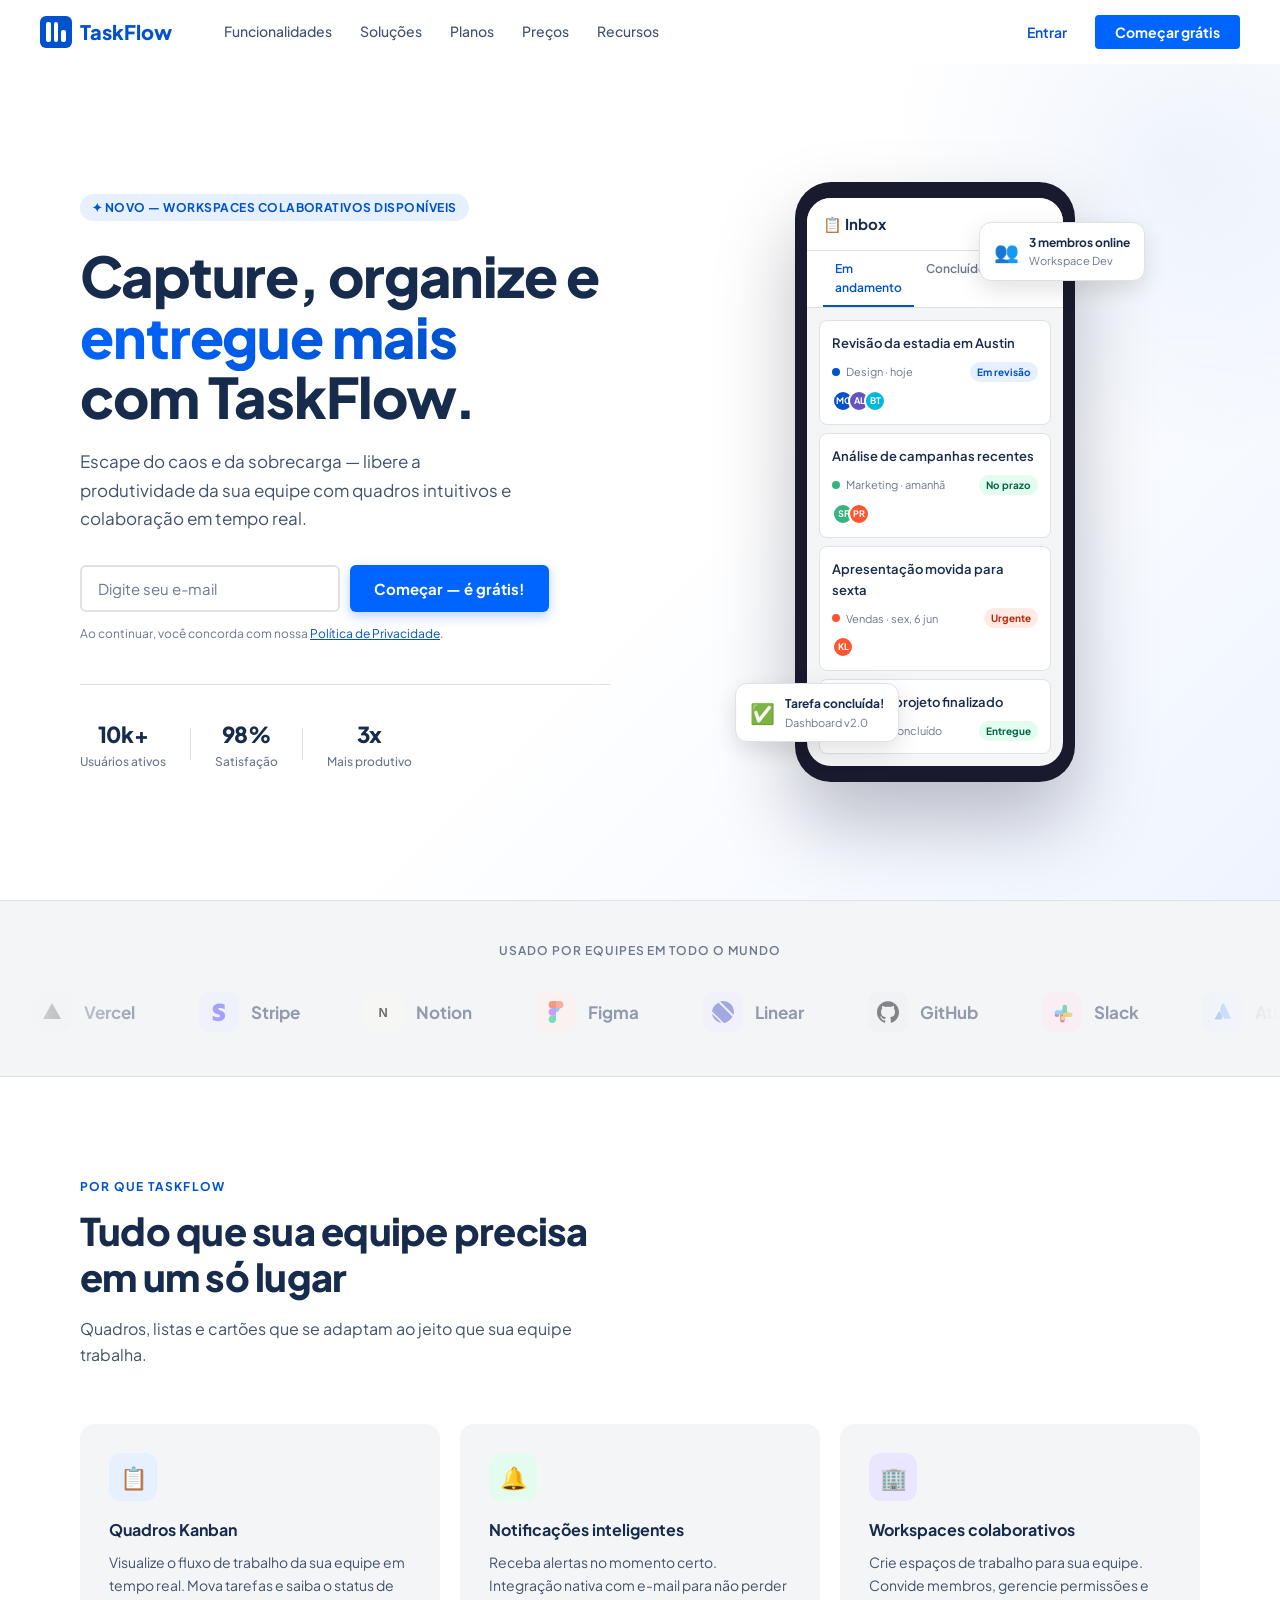
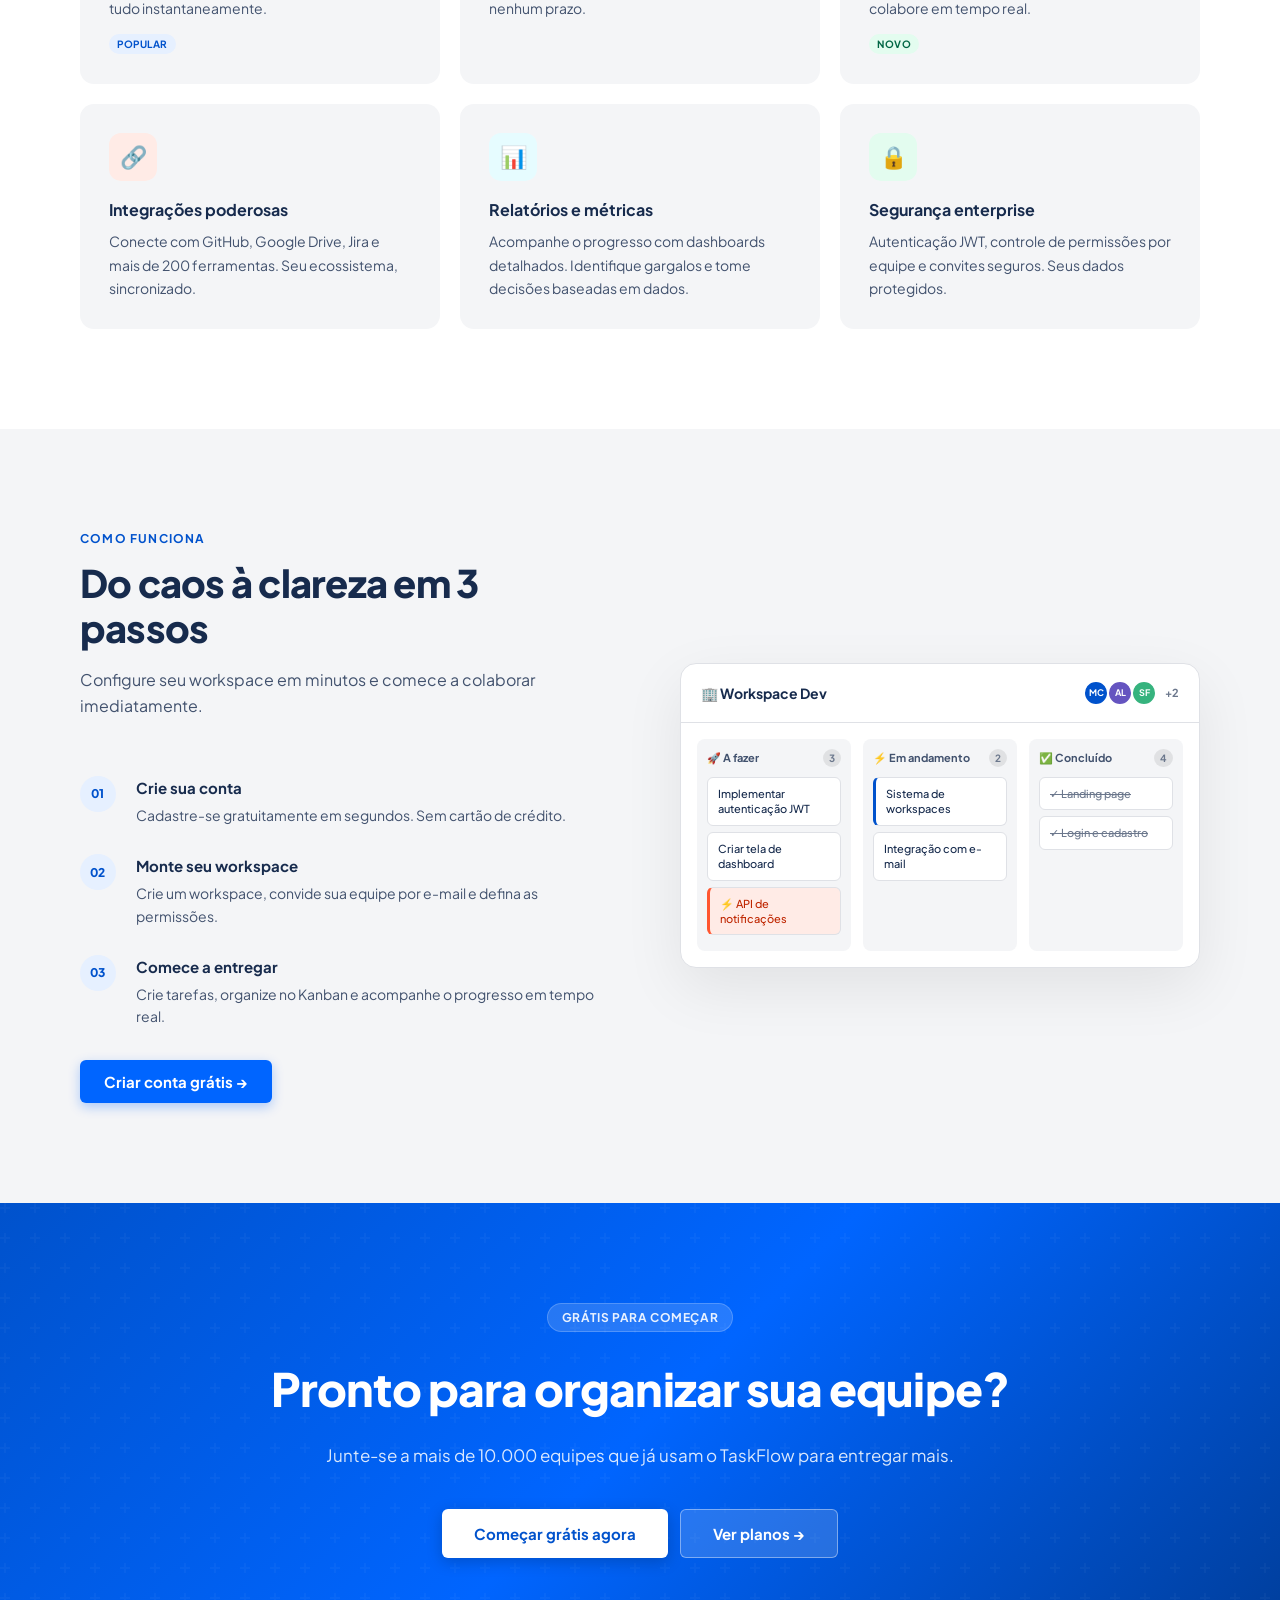
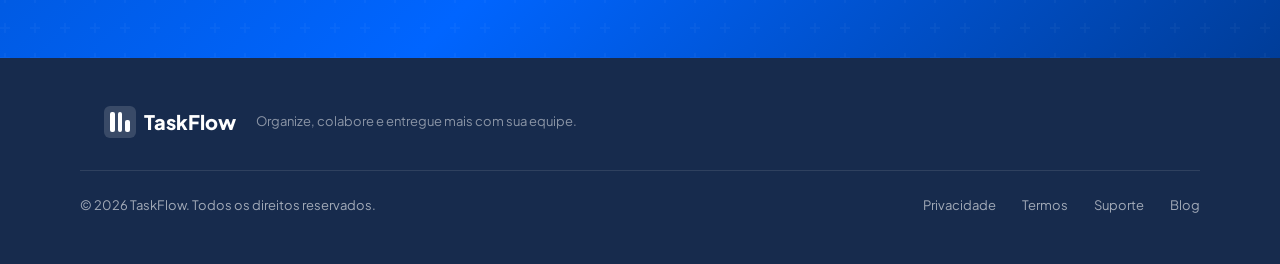
<file: frontend/index.html>
<!DOCTYPE html>
<html lang="pt-BR">

<head>
  <meta charset="UTF-8">
  <meta name="viewport" content="width=device-width, initial-scale=1.0">
  <title>TaskFlow</title>
  <link href="https://fonts.googleapis.com/css2?family=Plus+Jakarta+Sans:wght@400;500;600;700;800&display=swap"
    rel="stylesheet">
  <link rel="stylesheet" href="assets/css/style.css">
</head>

<body>

  <!-- NAV -->
  <nav id="main-nav">
    <a class="nav-logo" href="#">
      <div class="logo-icon">
        <div class="logo-col"></div>
        <div class="logo-col"></div>
        <div class="logo-col"></div>
      </div>
      TaskFlow
    </a>
    <div class="links">
      <a href="#funcionalidades">Funcionalidades</a>
      <a href="#solucoes">Soluções</a>
      <a href="pricing.html">Planos</a>
      <a href="pricing.html">Preços</a>
      <a href="#recursos">Recursos</a>
    </div>
    <div class="nav-right">
      <button class="btn-ghost" onclick="window.location.href='login.html'">Entrar</button>
      <button class="btn-primary" onclick="window.location.href='login.html'">Começar grátis</button>
    </div>
  </nav>

  <!-- HERO -->
  <section class="hero">
    <div class="hero-left">
      <div class="hero-badge">✦ Novo — Workspaces colaborativos disponíveis</div>
      <h1 class="hero-title">Capture, organize e<br><span>entregue mais</span><br>com TaskFlow.</h1>
      <p class="hero-sub">Escape do caos e da sobrecarga — libere a produtividade da sua equipe com quadros intuitivos e
        colaboração em tempo real.</p>
      <div class="hero-form">
        <input type="email" placeholder="Digite seu e-mail" />
        <button class="btn-cta" onclick="window.location.href='login.html'">Começar — é grátis!</button>
      </div>
      <p class="hero-note">Ao continuar, você concorda com nossa <a href="#">Política de Privacidade</a>.</p>
      <div class="hero-stats">
        <div class="stat">
          <span class="stat-number">10k+</span>
          <span class="stat-label">Usuários ativos</span>
        </div>
        <div class="stat-divider"></div>
        <div class="stat">
          <span class="stat-number">98%</span>
          <span class="stat-label">Satisfação</span>
        </div>
        <div class="stat-divider"></div>
        <div class="stat">
          <span class="stat-number">3x</span>
          <span class="stat-label">Mais produtivo</span>
        </div>
      </div>
    </div>

    <div class="hero-right">
      <div class="phone-wrap">
        <div class="phone-frame">
          <div class="phone-screen">
            <div class="phone-header">📋 Inbox</div>
            <div class="phone-tabs">
              <div class="phone-tab active">Em andamento</div>
              <div class="phone-tab">Concluído</div>
              <div class="phone-tab">Todos</div>
            </div>
            <div class="phone-cards">
              <div class="pcard">
                <div class="pcard-title">Revisão da estadia em Austin</div>
                <div class="pcard-row">
                  <div class="pcard-dot" style="background:#0052CC"></div>
                  <span>Design · hoje</span>
                  <span class="pcard-badge badge-blue">Em revisão</span>
                </div>
                <div class="avatar-row">
                  <div class="avatar" style="background:#0052CC;color:white">MC</div>
                  <div class="avatar" style="background:#6554C0;color:white">AL</div>
                  <div class="avatar" style="background:#00B8D9;color:white">BT</div>
                </div>
              </div>
              <div class="pcard">
                <div class="pcard-title">Análise de campanhas recentes</div>
                <div class="pcard-row">
                  <div class="pcard-dot" style="background:#36B37E"></div>
                  <span>Marketing · amanhã</span>
                  <span class="pcard-badge badge-green">No prazo</span>
                </div>
                <div class="avatar-row">
                  <div class="avatar" style="background:#36B37E;color:white">SF</div>
                  <div class="avatar" style="background:#FF5630;color:white">PR</div>
                </div>
              </div>
              <div class="pcard">
                <div class="pcard-title">Apresentação movida para sexta</div>
                <div class="pcard-row">
                  <div class="pcard-dot" style="background:#FF5630"></div>
                  <span>Vendas · sex, 6 jun</span>
                  <span class="pcard-badge badge-orange">Urgente</span>
                </div>
                <div class="avatar-row">
                  <div class="avatar" style="background:#FF5630;color:white">KL</div>
                </div>
              </div>
              <div class="pcard">
                <div class="pcard-title">Poster do projeto finalizado</div>
                <div class="pcard-row">
                  <div class="pcard-dot" style="background:#6554C0"></div>
                  <span>Design · concluído</span>
                  <span class="pcard-badge badge-green">Entregue</span>
                </div>
              </div>
            </div>
          </div>
        </div>

        <!-- Floating cards -->
        <div class="float-card float-card-1">
          <span class="float-card-icon">✅</span>
          <div>
            <div class="float-card-title">Tarefa concluída!</div>
            <div class="float-card-sub">Dashboard v2.0</div>
          </div>
        </div>
        <div class="float-card float-card-2">
          <span class="float-card-icon">👥</span>
          <div>
            <div class="float-card-title">3 membros online</div>
            <div class="float-card-sub">Workspace Dev</div>
          </div>
        </div>
      </div>
    </div>
  </section>

  <!-- LOGOS -->
  <div class="logos-strip">
    <p>Usado por equipes em todo o mundo</p>
    <div class="carousel-track-wrap">
      <div class="carousel-track" id="logo-track"></div>
    </div>
  </div>

  <!-- FEATURES -->
  <section class="features" id="funcionalidades">
    <div class="section-label">Por que TaskFlow</div>
    <h2 class="section-title">Tudo que sua equipe precisa em um só lugar</h2>
    <p class="section-sub">Quadros, listas e cartões que se adaptam ao jeito que sua equipe trabalha.</p>
    <div class="features-grid">

      <div class="feat-card">
        <div class="feat-icon" style="background:#E6F0FF">📋</div>
        <h3>Quadros Kanban</h3>
        <p>Visualize o fluxo de trabalho da sua equipe em tempo real. Mova tarefas e saiba o status de tudo
          instantaneamente.</p>
        <div class="feat-tag">Popular</div>
      </div>

      <div class="feat-card">
        <div class="feat-icon" style="background:#E3FCEF">🔔</div>
        <h3>Notificações inteligentes</h3>
        <p>Receba alertas no momento certo. Integração nativa com e-mail para não perder nenhum prazo.</p>
      </div>

      <div class="feat-card">
        <div class="feat-icon" style="background:#EAE6FF">🏢</div>
        <h3>Workspaces colaborativos</h3>
        <p>Crie espaços de trabalho para sua equipe. Convide membros, gerencie permissões e colabore em tempo real.</p>
        <div class="feat-tag feat-tag-new">Novo</div>
      </div>

      <div class="feat-card">
        <div class="feat-icon" style="background:#FFEBE6">🔗</div>
        <h3>Integrações poderosas</h3>
        <p>Conecte com GitHub, Google Drive, Jira e mais de 200 ferramentas. Seu ecossistema, sincronizado.</p>
      </div>

      <div class="feat-card">
        <div class="feat-icon" style="background:#E6FCFF">📊</div>
        <h3>Relatórios e métricas</h3>
        <p>Acompanhe o progresso com dashboards detalhados. Identifique gargalos e tome decisões baseadas em dados.</p>
      </div>

      <div class="feat-card">
        <div class="feat-icon" style="background:#E3FCEF">🔒</div>
        <h3>Segurança enterprise</h3>
        <p>Autenticação JWT, controle de permissões por equipe e convites seguros. Seus dados protegidos.</p>
      </div>

    </div>
  </section>

  <!-- HOW IT WORKS -->
  <section class="how-it-works" id="solucoes">
    <div class="hiw-left">
      <div class="section-label">Como funciona</div>
      <h2 class="section-title">Do caos à clareza em 3 passos</h2>
      <p class="section-sub">Configure seu workspace em minutos e comece a colaborar imediatamente.</p>
      <div class="steps">
        <div class="step">
          <div class="step-num">01</div>
          <div class="step-content">
            <h4>Crie sua conta</h4>
            <p>Cadastre-se gratuitamente em segundos. Sem cartão de crédito.</p>
          </div>
        </div>
        <div class="step">
          <div class="step-num">02</div>
          <div class="step-content">
            <h4>Monte seu workspace</h4>
            <p>Crie um workspace, convide sua equipe por e-mail e defina as permissões.</p>
          </div>
        </div>
        <div class="step">
          <div class="step-num">03</div>
          <div class="step-content">
            <h4>Comece a entregar</h4>
            <p>Crie tarefas, organize no Kanban e acompanhe o progresso em tempo real.</p>
          </div>
        </div>
      </div>
      <button class="btn-cta" onclick="window.location.href='login.html'" style="margin-top:32px">Criar conta grátis
        →</button>
    </div>
    <div class="hiw-right">
      <div class="kanban-preview">
        <div class="kp-header">
          <span class="kp-title">🏢 Workspace Dev</span>
          <span class="kp-members">
            <span class="kp-avatar" style="background:#0052CC">MC</span>
            <span class="kp-avatar" style="background:#6554C0">AL</span>
            <span class="kp-avatar" style="background:#36B37E">SF</span>
            <span class="kp-plus">+2</span>
          </span>
        </div>
        <div class="kp-cols">
          <div class="kp-col">
            <div class="kp-col-title">🚀 A fazer <span class="kp-count">3</span></div>
            <div class="kp-card">Implementar autenticação JWT</div>
            <div class="kp-card">Criar tela de dashboard</div>
            <div class="kp-card kp-card-urgent">⚡ API de notificações</div>
          </div>
          <div class="kp-col">
            <div class="kp-col-title">⚡ Em andamento <span class="kp-count">2</span></div>
            <div class="kp-card kp-card-active">Sistema de workspaces</div>
            <div class="kp-card">Integração com e-mail</div>
          </div>
          <div class="kp-col">
            <div class="kp-col-title">✅ Concluído <span class="kp-count">4</span></div>
            <div class="kp-card kp-card-done">✓ Landing page</div>
            <div class="kp-card kp-card-done">✓ Login e cadastro</div>
          </div>
        </div>
      </div>
    </div>
  </section>

  <!-- CTA -->
  <section class="cta-section">
    <div class="cta-inner">
      <div class="cta-badge">Grátis para começar</div>
      <h2>Pronto para organizar sua equipe?</h2>
      <p>Junte-se a mais de 10.000 equipes que já usam o TaskFlow para entregar mais.</p>
      <div class="cta-actions">
        <button class="btn-white" onclick="window.location.href='login.html'">Começar grátis agora</button>
        <button class="btn-ghost-white" onclick="window.location.href='pricing.html'">Ver planos →</button>
      </div>
    </div>
  </section>

  <!-- FOOTER -->
  <footer>
    <div class="footer-top">
      <a class="nav-logo footer-logo" href="#">
        <div class="logo-icon" style="background:rgba(255,255,255,.15)">
          <div class="logo-col"></div>
          <div class="logo-col"></div>
          <div class="logo-col"></div>
        </div>
        TaskFlow
      </a>
      <p class="footer-desc">Organize, colabore e entregue mais com sua equipe.</p>
    </div>
    <div class="footer-bottom">
      <span>© 2026 TaskFlow. Todos os direitos reservados.</span>
      <div>
        <a href="#">Privacidade</a>
        <a href="#">Termos</a>
        <a href="#">Suporte</a>
        <a href="#">Blog</a>
      </div>
    </div>
  </footer>
  <script>
    // Nav scroll effect
    const nav = document.getElementById('main-nav');
    window.addEventListener('scroll', () => {
      nav.classList.toggle('scrolled', window.scrollY > 20);
    });

    // Logo carousel
    const logos = [
      { name: 'Vercel', bg: '#f0f0f0', svg: `<svg width="18" height="18" viewBox="0 0 76 76"><path d="M38 7L69 62H7L38 7Z" fill="#000"/></svg>` },
      { name: 'Stripe', bg: '#EEF0FF', svg: `<svg width="18" height="18" viewBox="0 0 60 60"><path d="M28 22c0-2.2 1.8-3 4.5-3 4 0 9 1.3 13 3.5V10C41 8 36.3 7 31.5 7 20.5 7 13 13 13 22.5c0 14.7 20 12.3 20 18.5 0 2.6-2.3 3.4-5.3 3.4-4.5 0-10.3-1.9-14.7-4.4V52c4.9 2.1 9.9 3 14.7 3 11.3 0 19-5.5 19-15.2C46.7 24.8 28 27.5 28 22Z" fill="#635BFF"/></svg>` },
      { name: 'Notion', bg: '#f7f7f5', svg: `<svg width="22" height="22" viewBox="0 0 24 24" fill="none"><rect width="24" height="24" rx="4" fill="#f7f7f5"/><text x="6" y="17" font-size="14" font-weight="900" font-family="Arial" fill="#000">N</text></svg>` },
      { name: 'Figma', bg: '#FEF0EB', svg: `<svg width="18" height="18" viewBox="0 0 38 57"><path d="M19 28.5A9.5 9.5 0 1 1 28.5 19 9.5 9.5 0 0 1 19 28.5Z" fill="#1ABCFE"/><path d="M0 47.5A9.5 9.5 0 0 1 9.5 38H19v9.5A9.5 9.5 0 0 1 0 47.5Z" fill="#0ACF83"/><path d="M19 0v19h9.5a9.5 9.5 0 1 0 0-19H19Z" fill="#FF7262"/><path d="M0 9.5A9.5 9.5 0 0 0 9.5 19H19V0H9.5A9.5 9.5 0 0 0 0 9.5Z" fill="#F24E1E"/><path d="M0 28.5A9.5 9.5 0 0 0 9.5 38H19V19H9.5A9.5 9.5 0 0 0 0 28.5Z" fill="#A259FF"/></svg>` },
      { name: 'Linear', bg: '#EEEFFE', svg: `<svg width="18" height="18" viewBox="0 0 100 100"><path d="M1 57.6L42.4 99c-23.3-4-41.4-22.2-41.4-41.4ZM0 46.2L53.8 100C70.8 97.3 85 86 92.6 70.4L29.6 7.4C14 15 2.7 29.2 0 46.2ZM37.3 2.1L97.9 62.7C99.3 58.6 100 54.4 100 50 100 22.4 77.6 0 50 0c-4.4 0-8.6.7-12.7 2.1Z" fill="#5E6AD2"/></svg>` },
      { name: 'GitHub', bg: '#f0f0f0', svg: `<svg width="18" height="18" viewBox="0 0 98 96"><path fill-rule="evenodd" d="M49 0C21.9 0 0 22 0 49.2 0 71 14 89.4 33.4 95.9c2.4.5 3.3-1.1 3.3-2.4v-8.4c-13.5 3-16.3-6.5-16.3-6.5-2.2-5.7-5.4-7.2-5.4-7.2-4.4-3 .3-3 .3-3 4.9.4 7.5 5 7.5 5 4.4 7.5 11.4 5.3 14.2 4.1.4-3.2 1.7-5.3 3.1-6.5-10.8-1.2-22.1-5.4-22.1-24.1 0-5.3 1.9-9.7 5-13.1-.5-1.2-2.2-6.2.5-12.9 0 0 4.1-1.3 13.4 5 3.9-1.1 8.1-1.6 12.2-1.6 4.1 0 8.3.6 12.2 1.6 9.3-6.3 13.4-5 13.4-5 2.7 6.7 1 11.7.5 12.9 3.1 3.4 5 7.8 5 13.1 0 18.8-11.4 22.9-22.2 24.1 1.7 1.5 3.3 4.5 3.3 9v13.3c0 1.3.9 2.9 3.3 2.4C84 89.4 98 71 98 49.2 98 22 76.1 0 49 0Z" fill="#24292F"/></svg>` },
      { name: 'Slack', bg: '#FEE9F0', svg: `<svg width="18" height="18" viewBox="0 0 270 270"><path d="M99 170a27 27 0 1 1-27-27h27v27Z" fill="#E01E5A"/><path d="M113 170a27 27 0 0 1 54 0v67a27 27 0 0 1-54 0v-67Z" fill="#E01E5A"/><path d="M140 99a27 27 0 1 1 27 27h-27V99Z" fill="#36C5F0"/><path d="M140 113a27 27 0 0 1 0 54H73a27 27 0 0 1 0-54h67Z" fill="#36C5F0"/><path d="M211 140a27 27 0 1 1-27 27v-27h27Z" fill="#2EB67D"/><path d="M197 140a27 27 0 0 1-54 0V73a27 27 0 0 1 54 0v67Z" fill="#2EB67D"/><path d="M170 211a27 27 0 1 1-27-27h27v27Z" fill="#ECB22E"/><path d="M170 197a27 27 0 0 1 0-54h67a27 27 0 0 1 0 54h-67Z" fill="#ECB22E"/></svg>` },
      { name: 'Atlassian', bg: '#E6F0FF', svg: `<svg width="18" height="18" viewBox="0 0 32 32"><path d="M11.5 15.2c-.4-.5-1.1-.5-1.4 0L4.1 25.8c-.3.5 0 1.2.7 1.2h8.6c.4 0 .7-.2.9-.6 1.4-2.9 1-5.8-2.8-11.2Z" fill="#0052CC"/><path d="M15.6 3.3c-4.5 6.8-4 11.4-1.6 15.6l3.4 6.3c.2.4.6.6.9.6h8.6c.7 0 1-.7.7-1.2L17 3.3c-.3-.5-1.1-.5-1.4 0Z" fill="#2684FF"/></svg>` },
    ];

    const track = document.getElementById('logo-track');
    const tripled = [...logos, ...logos, ...logos];
    tripled.forEach(logo => {
      const item = document.createElement('div');
      item.className = 'logo-item';
      item.innerHTML = `<div class="logo-icon-box" style="background:${logo.bg}">${logo.svg}</div><span class="logo-name">${logo.name}</span>`;
      track.appendChild(item);
    });
  </script>


</body>

</html>
</file>
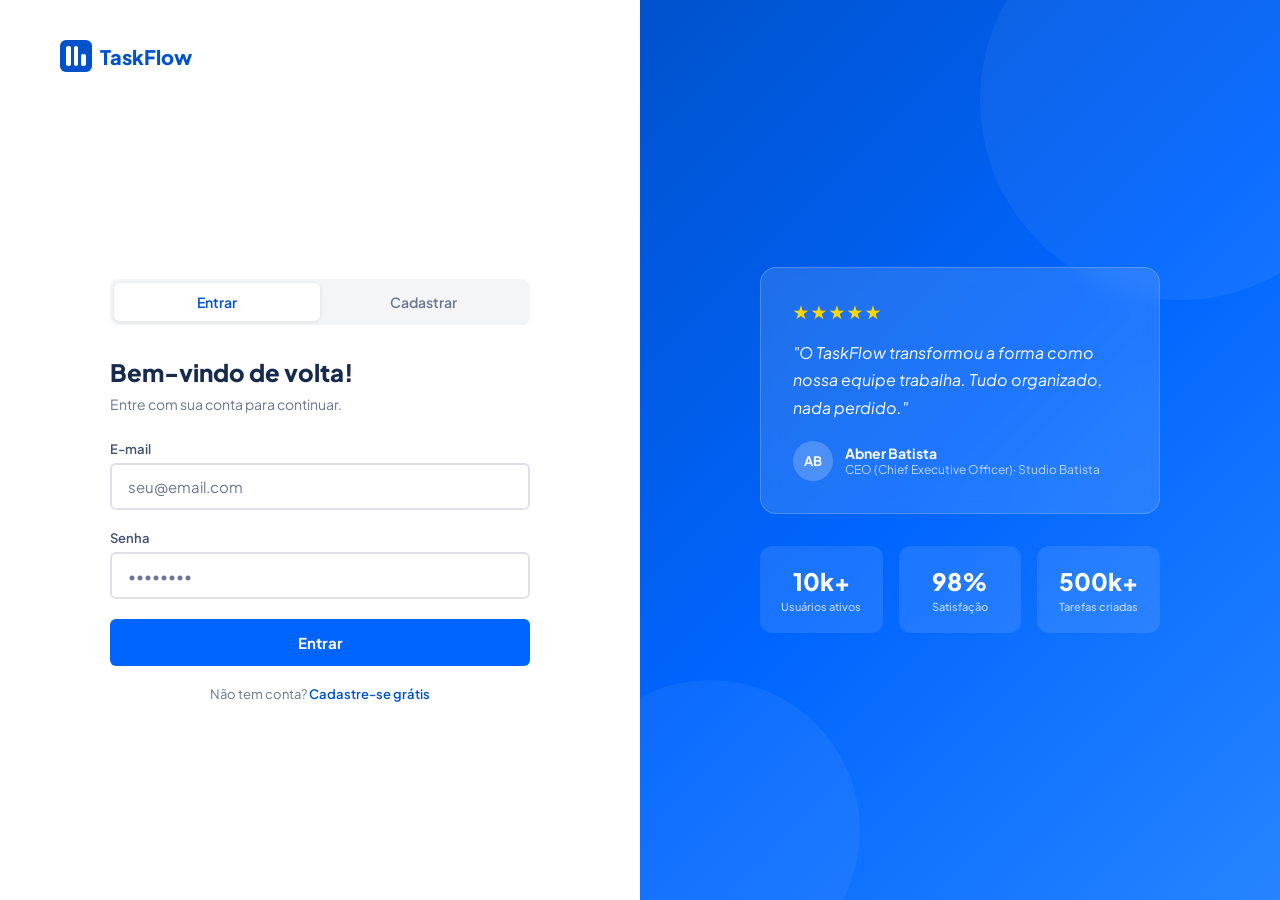
<file: frontend/login.html>
<!DOCTYPE html>
<html lang="pt-BR">
<head>
  <meta charset="UTF-8">
  <meta name="viewport" content="width=device-width, initial-scale=1.0">
  <title>TaskFlow — Entrar</title>
  <link href="https://fonts.googleapis.com/css2?family=Plus+Jakarta+Sans:wght@400;500;600;700;800&display=swap" rel="stylesheet">
  <link rel="stylesheet" href="assets/css/login.css">
</head>
<body>

  <div class="auth-container">

    <!-- LEFT PANEL -->
    <div class="auth-left">
      <a class="nav-logo" href="index.html">
        <div class="logo-icon">
          <div class="logo-col"></div>
          <div class="logo-col"></div>
          <div class="logo-col"></div>
        </div>
        TaskFlow
      </a>

      <div class="auth-card">
        <!-- TABS -->
        <div class="auth-tabs">
          <button class="tab active" id="tab-login" onclick="switchTab('login')">Entrar</button>
          <button class="tab" id="tab-register" onclick="switchTab('register')">Cadastrar</button>
        </div>

        <!-- LOGIN FORM -->
        <div class="form-section" id="form-login">
          <h2 class="form-title">Bem-vindo de volta!</h2>
          <p class="form-sub">Entre com sua conta para continuar.</p>

          <div class="form-group">
            <label>E-mail</label>
            <input type="email" id="login-email" placeholder="seu@email.com" />
          </div>

          <div class="form-group">
            <label>Senha</label>
            <input type="password" id="login-password" placeholder="••••••••" />
          </div>

          <div id="login-error" class="error-msg"></div>

          <button class="btn-submit" onclick="handleLogin()">
            <span id="login-btn-text">Entrar</span>
            <div id="login-spinner" class="spinner hidden"></div>
          </button>

          <p class="form-switch">Não tem conta? <a href="#" onclick="switchTab('register')">Cadastre-se grátis</a></p>
        </div>

        <!-- REGISTER FORM -->
        <div class="form-section hidden" id="form-register">
          <h2 class="form-title">Crie sua conta</h2>
          <p class="form-sub">Grátis para sempre. Sem cartão de crédito.</p>

          <div class="form-group">
            <label>Nome completo</label>
            <input type="text" id="register-name" placeholder="João Silva" />
          </div>

          <div class="form-group">
            <label>E-mail</label>
            <input type="email" id="register-email" placeholder="seu@email.com" />
          </div>

          <div class="form-group">
            <label>Senha</label>
            <input type="password" id="register-password" placeholder="Mínimo 6 caracteres" />
          </div>

          <div id="register-error" class="error-msg"></div>

          <button class="btn-submit" onclick="handleRegister()">
            <span id="register-btn-text">Criar conta grátis</span>
            <div id="register-spinner" class="spinner hidden"></div>
          </button>

          <p class="form-switch">Já tem conta? <a href="#" onclick="switchTab('login')">Entrar</a></p>
        </div>
      </div>
    </div>

    <!-- RIGHT PANEL -->
    <div class="auth-right">
      <div class="auth-right-content">
        <div class="testimonial-card">
          <div class="stars">★★★★★</div>
          <p class="testimonial-text">"O TaskFlow transformou a forma como nossa equipe trabalha. Tudo organizado, nada perdido."</p>
          <div class="testimonial-author">
            <div class="testimonial-avatar">AB</div>
            <div>
              <div class="testimonial-name">Abner Batista</div>
              <div class="testimonial-role">CEO (Chief Executive Officer)· Studio Batista</div>
            </div>
          </div>
        </div>

        <div class="stats-row">
          <div class="stat">
            <div class="stat-number">10k+</div>
            <div class="stat-label">Usuários ativos</div>
          </div>
          <div class="stat">
            <div class="stat-number">98%</div>
            <div class="stat-label">Satisfação</div>
          </div>
          <div class="stat">
            <div class="stat-number">500k+</div>
            <div class="stat-label">Tarefas criadas</div>
          </div>
        </div>
      </div>
    </div>

  </div>

  <script src="assets/js/login.js"></script>
</body>
</html>
</file>
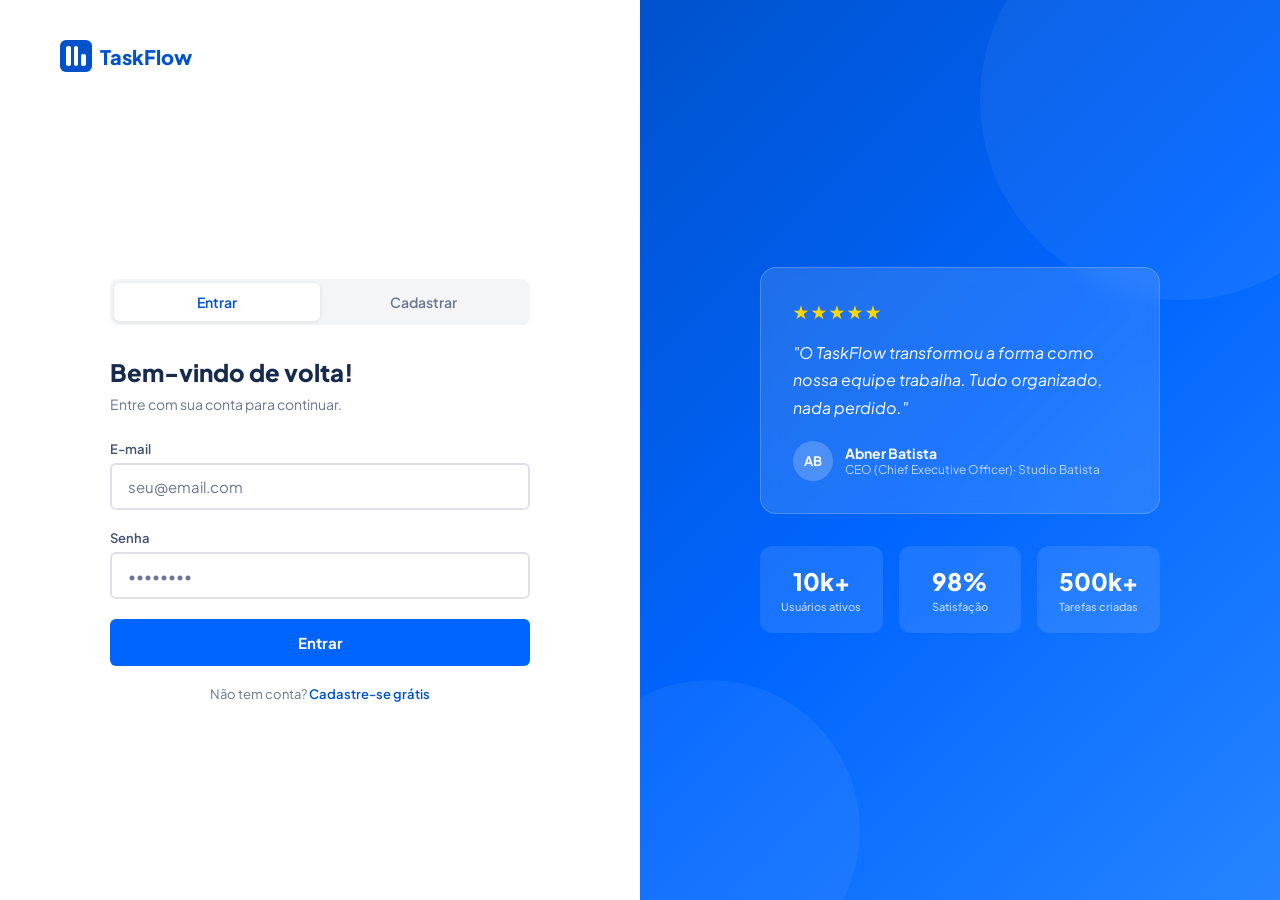
<file: frontend/notification.html>
<!DOCTYPE html>
<html lang="pt-BR" data-theme="blue">

<head>
  <meta charset="UTF-8" />
  <meta name="viewport" content="width=device-width, initial-scale=1.0" />
  <title>Notificações</title>
  <link rel="preconnect" href="https://fonts.googleapis.com" />
  <link rel="preconnect" href="https://fonts.gstatic.com" crossorigin />
  <link href="https://fonts.googleapis.com/css2?family=Plus+Jakarta+Sans:wght@400;500;600;700;800&display=swap"
    rel="stylesheet" />
  <link rel="stylesheet" href="assets/css/dashboard.css" />
  <link rel="stylesheet" href="assets/css/notification.css" />
  <link rel="stylesheet" href="assets/css/theme-vars.css" />
</head>

<body data-theme="blue">
  <div class="db">

    <!-- ══════════════ SIDEBAR ══════════════ -->
    <aside class="sidebar">
      <div class="sidebar-logo">
        <div class="logo-icon">
          <div class="logo-col"></div>
          <div class="logo-col"></div>
          <div class="logo-col"></div>
        </div>
        <span class="logo-text">TaskFlow</span>
      </div>

      <nav class="sidebar-nav">
        <div class="nav-item" onclick="location.href='dashboard.html'"><span class="nav-icon">⊞</span> Meu board</div>
        <div class="nav-item" onclick="location.href='tasks.html'">☑ Tarefas
          <span class="nav-badge hidden" id="nav-tasks-badge">0</span>
        </div>
        <div class="nav-item" onclick="location.href='workspace.html'"><span class="nav-icon">🏢</span> Workspaces</div>
        <div class="nav-item active"><span class="nav-icon">🔔</span> Notificações<span class="nav-badge hidden"
            id="nav-badge">0</span></div>
        <div class="nav-item" onclick="location.href='settings.html'">
          <span class="nav-icon">⚙</span> Configurações
        </div>
      </nav>

      <button class="appearance-trigger" id="appearance-trigger" aria-expanded="false" aria-controls="appearance-panel"
        onclick="toggleAppearance()">
        <span class="ap-trigger-icon">✦</span>
        <span class="ap-trigger-label">Aparência</span>
        <span class="ap-chevron">▾</span>
      </button>

      <div class="appearance-panel" id="appearance-panel" role="region" aria-labelledby="appearance-trigger">
        <div class="ap-section-label">Modo</div>
        <div class="mode-row">
          <button class="mode-btn active" id="btn-dark-mode" onclick="setMode('dark-mode')">🌙 Escuro</button>
          <button class="mode-btn" id="btn-light-mode" onclick="setMode('light-mode')">☀️ Claro</button>
        </div>
        <div class="ap-section-label" style="margin-top:6px;">Cor do board</div>
        <div class="color-list" id="color-list">
          <div class="color-row active" data-theme="blue" onclick="setTheme('blue', this)"><span class="color-swatch"
              style="background:#0052CC;"></span><span class="color-row-name">Azul</span><span
              class="color-row-check">✓</span></div>
          <div class="color-row" data-theme="teal" onclick="setTheme('teal', this)"><span class="color-swatch"
              style="background:#007A94;"></span><span class="color-row-name">Verde-azulado</span><span
              class="color-row-check">✓</span></div>
          <div class="color-row" data-theme="green" onclick="setTheme('green', this)"><span class="color-swatch"
              style="background:#0B6E4F;"></span><span class="color-row-name">Verde</span><span
              class="color-row-check">✓</span></div>
          <div class="color-row" data-theme="purple" onclick="setTheme('purple', this)"><span class="color-swatch"
              style="background:#403294;"></span><span class="color-row-name">Roxo</span><span
              class="color-row-check">✓</span></div>
          <div class="color-row" data-theme="slate" onclick="setTheme('slate', this)"><span class="color-swatch"
              style="background:#2C3E50;"></span><span class="color-row-name">Slate</span><span
              class="color-row-check">✓</span></div>
          <div class="color-row" data-theme="crimson" onclick="setTheme('crimson', this)"><span class="color-swatch"
              style="background:#8B1A2B;"></span><span class="color-row-name">Vinho</span><span
              class="color-row-check">✓</span></div>
          <div class="color-row" data-theme="midnight" onclick="setTheme('midnight', this)"><span class="color-swatch"
              style="background:#1A1A2E;"></span><span class="color-row-name">Midnight</span><span
              class="color-row-check">✓</span></div>
        </div>
      </div>

      <div class="sidebar-user">
        <div class="user-avatar" id="user-avatar">LH</div>
        <div class="user-info">
          <div class="user-name" id="user-name">Luiz</div>
          <div class="user-meta">
            <div class="user-role" id="user-role">Developer</div>
            <span class="plan-badge free" id="plan-badge">Free</span>
          </div>
        </div>
        <button class="btn-logout" title="Sair" onclick="handleLogout()">⇥</button>
      </div>
    </aside>

    <!-- ══════════════ MAIN ══════════════ -->
    <div class="main">
      <div class="topbar">
        <span class="topbar-title">🔔 Notificações</span>
        <button class="btn-new btn-mark-all" id="btn-mark-all" onclick="markAllAsRead()">✓ Marcar todas como
          lidas</button>
      </div>

      <div class="notif-page">
        <div class="notif-filters">
          <button class="filter-btn active" data-filter="all" onclick="setFilter('all',this)">Todas</button>
          <button class="filter-btn" data-filter="unread" onclick="setFilter('unread',this)">Não lidas <span
              class="filter-count" id="filter-unread-count">0</span></button>
          <button class="filter-btn" data-filter="read" onclick="setFilter('read',this)">Lidas</button>
        </div>
        <div class="notif-loading" id="notif-loading">
          <div class="loading-spinner"></div>
          <p>Carregando notificações...</p>
        </div>
        <div class="notif-empty hidden" id="notif-empty">
          <div class="empty-icon">🔕</div>
          <h3>Nenhuma notificação</h3>
          <p>Você está em dia!</p>
        </div>
        <div class="notif-error hidden" id="notif-error">
          <div class="empty-icon">⚠️</div>
          <h3>Erro ao carregar</h3>
          <p id="error-detail">Não foi possível conectar ao servidor.</p><button class="btn-retry"
            onclick="loadNotifications()">Tentar novamente</button>
        </div>
        <div class="notif-list" id="notif-list"></div>
      </div>
    </div>
  </div>

  <!-- LOGOUT MODAL -->
  <div class="modal-overlay hidden" id="logout-overlay">
    <div class="modal logout-modal">
      <div class="logout-icon-wrap">
        <div class="logout-icon">⇥</div>
      </div>
      <div class="logout-body">
        <h3 class="logout-title">Sair da conta?</h3>
        <p class="logout-desc">Você será redirecionado para a página inicial.</p>
      </div>
      <div class="logout-footer">
        <button class="btn-cancel" onclick="closeLogout()">Cancelar</button>
        <button class="btn-logout-confirm" onclick="confirmLogout()"><span id="logout-label">Sair</span><span
            class="spinner hidden" id="logout-spinner"></span></button>
      </div>
    </div>
  </div>

  <script src="assets/js/theme.js"></script>
  <script src="assets/js/notification.js"></script>
  <script>
    function toggleAppearance() {
      const trigger = document.getElementById('appearance-trigger');
      const panel = document.getElementById('appearance-panel');
      const isOpen = panel.classList.contains('open');
      panel.classList.toggle('open', !isOpen);
      trigger.setAttribute('aria-expanded', String(!isOpen));
    }
  </script>
</body>

</html>
</file>
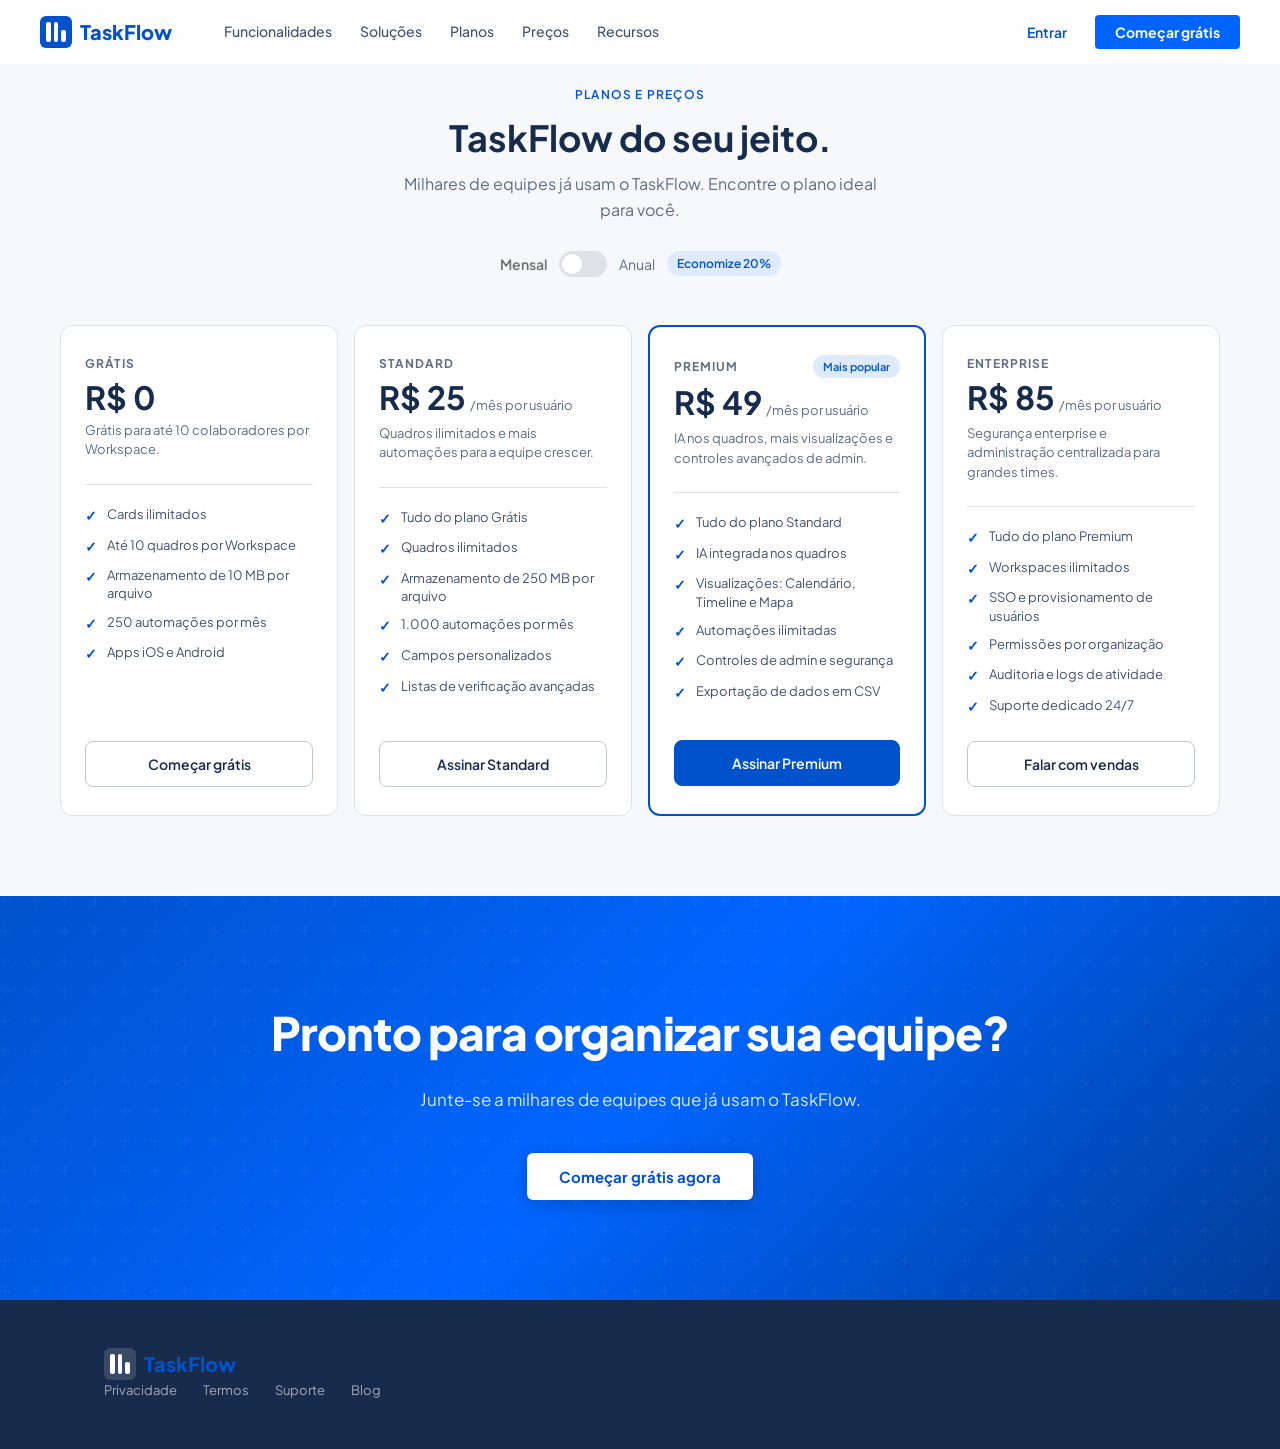
<file: frontend/pricing.html>
<!DOCTYPE html>
<html lang="pt-BR">

<head>
  <meta charset="UTF-8" />
  <meta name="viewport" content="width=device-width, initial-scale=1.0" />
  <title>TaskFlow — Planos e Preços</title>
  <link href="https://fonts.googleapis.com/css2?family=Plus+Jakarta+Sans:wght@400;500;600;700;800&display=swap"
    rel="stylesheet" />
  <link rel="stylesheet" href="assets/css/style.css" />
  <link rel="stylesheet" href="assets/css/pricing.css" />
</head>

<body>

  <!-- NAV -->
  <nav>
    <a class="nav-logo" href="index.html">
      <div class="logo-icon">
        <div class="logo-col"></div>
        <div class="logo-col"></div>
        <div class="logo-col"></div>
      </div>
      TaskFlow
    </a>
    <div class="links">
      <a href="index.html#funcionalidades">Funcionalidades</a>
      <a href="index.html#solucoes">Soluções</a>
      <a href="pricing.html" class="active">Planos</a>
      <a href="pricing.html">Preços</a>
      <a href="index.html#recursos">Recursos</a>
    </div>
    <div class="nav-right">
      <button class="btn-ghost" onclick="window.location.href='login.html'">Entrar</button>
      <button class="btn-primary" onclick="window.location.href='login.html'">Começar grátis</button>
    </div>
  </nav>

  <!-- SEÇÃO DE PREÇOS -->
  <section class="pricing" id="precos">
    <div class="pricing__container">

      <div class="pricing__header">
        <span class="pricing__eyebrow">Planos e preços</span>
        <h2 class="pricing__title">TaskFlow do seu jeito.</h2>
        <p class="pricing__subtitle">Milhares de equipes já usam o TaskFlow. Encontre o plano ideal para você.</p>

        <div class="pricing__toggle">
          <span class="pricing__toggle-label" id="lbl-monthly">Mensal</span>
          <button class="pricing__toggle-track" id="billing-toggle" aria-pressed="false" aria-label="Alternar cobrança anual">
            <span class="pricing__toggle-thumb" id="toggle-thumb"></span>
          </button>
          <span class="pricing__toggle-label" id="lbl-annual">Anual</span>
          <span class="pricing__save-badge">Economize 20%</span>
        </div>
      </div>

      <div class="pricing__grid">

        <!-- PLANO GRÁTIS -->
        <div class="pricing__card">
          <div class="pricing__card-top">
            <p class="pricing__plan-name">Grátis</p>
            <div class="pricing__price-wrap">
              <span class="pricing__price">R$ 0</span>
            </div>
            <p class="pricing__plan-desc">Grátis para até 10 colaboradores por Workspace.</p>
          </div>
          <ul class="pricing__features">
            <li><span class="pricing__check">✓</span>Cards ilimitados</li>
            <li><span class="pricing__check">✓</span>Até 10 quadros por Workspace</li>
            <li><span class="pricing__check">✓</span>Armazenamento de 10 MB por arquivo</li>
            <li><span class="pricing__check">✓</span>250 automações por mês</li>
            <li><span class="pricing__check">✓</span>Apps iOS e Android</li>
          </ul>
          <a href="login.html" class="pricing__btn pricing__btn--outline">Começar grátis</a>
        </div>

        <!-- PLANO STANDARD -->
        <div class="pricing__card">
          <div class="pricing__card-top">
            <p class="pricing__plan-name">Standard</p>
            <div class="pricing__price-wrap">
              <span class="pricing__price" data-monthly="R$ 25" data-annual="R$ 20">R$ 25</span>
              <span class="pricing__price-period">/mês por usuário</span>
            </div>
            <p class="pricing__plan-desc">Quadros ilimitados e mais automações para a equipe crescer.</p>
          </div>
          <ul class="pricing__features">
            <li><span class="pricing__check">✓</span>Tudo do plano Grátis</li>
            <li><span class="pricing__check">✓</span>Quadros ilimitados</li>
            <li><span class="pricing__check">✓</span>Armazenamento de 250 MB por arquivo</li>
            <li><span class="pricing__check">✓</span>1.000 automações por mês</li>
            <li><span class="pricing__check">✓</span>Campos personalizados</li>
            <li><span class="pricing__check">✓</span>Listas de verificação avançadas</li>
          </ul>
          <a href="login.html" class="pricing__btn pricing__btn--outline">Assinar Standard</a>
        </div>

        <!-- PLANO PREMIUM (destaque) -->
        <div class="pricing__card pricing__card--featured">
          <div class="pricing__card-top">
            <div class="pricing__plan-header">
              <p class="pricing__plan-name">Premium</p>
              <span class="pricing__popular-badge">Mais popular</span>
            </div>
            <div class="pricing__price-wrap">
              <span class="pricing__price" data-monthly="R$ 49" data-annual="R$ 39">R$ 49</span>
              <span class="pricing__price-period">/mês por usuário</span>
            </div>
            <p class="pricing__plan-desc">IA nos quadros, mais visualizações e controles avançados de admin.</p>
          </div>
          <ul class="pricing__features">
            <li><span class="pricing__check">✓</span>Tudo do plano Standard</li>
            <li><span class="pricing__check">✓</span>IA integrada nos quadros</li>
            <li><span class="pricing__check">✓</span>Visualizações: Calendário, Timeline e Mapa</li>
            <li><span class="pricing__check">✓</span>Automações ilimitadas</li>
            <li><span class="pricing__check">✓</span>Controles de admin e segurança</li>
            <li><span class="pricing__check">✓</span>Exportação de dados em CSV</li>
          </ul>
          <a href="login.html" class="pricing__btn pricing__btn--filled">Assinar Premium</a>
        </div>

        <!-- PLANO ENTERPRISE -->
        <div class="pricing__card">
          <div class="pricing__card-top">
            <p class="pricing__plan-name">Enterprise</p>
            <div class="pricing__price-wrap">
              <span class="pricing__price" data-monthly="R$ 85" data-annual="R$ 68">R$ 85</span>
              <span class="pricing__price-period">/mês por usuário</span>
            </div>
            <p class="pricing__plan-desc">Segurança enterprise e administração centralizada para grandes times.</p>
          </div>
          <ul class="pricing__features">
            <li><span class="pricing__check">✓</span>Tudo do plano Premium</li>
            <li><span class="pricing__check">✓</span>Workspaces ilimitados</li>
            <li><span class="pricing__check">✓</span>SSO e provisionamento de usuários</li>
            <li><span class="pricing__check">✓</span>Permissões por organização</li>
            <li><span class="pricing__check">✓</span>Auditoria e logs de atividade</li>
            <li><span class="pricing__check">✓</span>Suporte dedicado 24/7</li>
          </ul>
          <a href="login.html" class="pricing__btn pricing__btn--outline">Falar com vendas</a>
        </div>

      </div>
    </div>
  </section>

  <!-- CTA -->
  <section class="cta-section">
    <h2>Pronto para organizar sua equipe?</h2>
    <p>Junte-se a milhares de equipes que já usam o TaskFlow.</p>
    <button class="btn-white" onclick="window.location.href='login.html'">Começar grátis agora</button>
  </section>

  <!-- FOOTER -->
  <footer>
    <a class="nav-logo" href="index.html">
      <div class="logo-icon" style="background:rgba(255,255,255,.15)">
        <div class="logo-col"></div>
        <div class="logo-col"></div>
        <div class="logo-col"></div>
      </div>
      TaskFlow
    </a>
    <div>
      <a href="#">Privacidade</a>
      <a href="#">Termos</a>
      <a href="#">Suporte</a>
      <a href="#">Blog</a>
    </div>
  </footer>

  <script src="assets/js/pricing.js"></script>
</body>

</html>
</file>
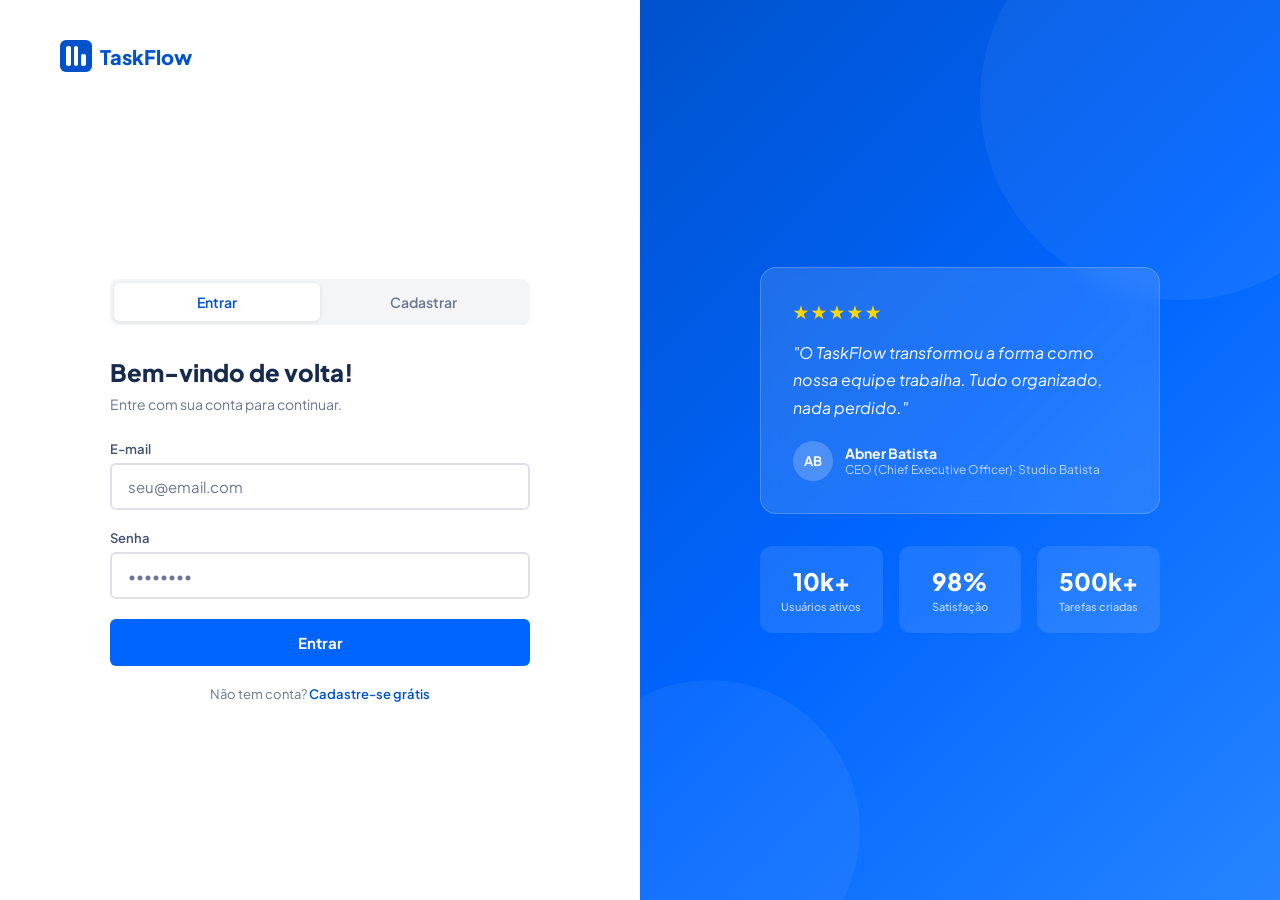
<file: frontend/settings.html>
<!DOCTYPE html>
<html lang="pt-BR" data-theme="blue">

<head>
    <meta charset="UTF-8" />
    <meta name="viewport" content="width=device-width, initial-scale=1.0" />
    <title>TaskFlow – Configurações</title>
    <link rel="preconnect" href="https://fonts.googleapis.com" />
    <link rel="preconnect" href="https://fonts.gstatic.com" crossorigin />
    <link href="https://fonts.googleapis.com/css2?family=Plus+Jakarta+Sans:wght@400;500;600;700;800&display=swap"
        rel="stylesheet" />
    <link rel="stylesheet" href="assets/css/dashboard.css" />
    <link rel="stylesheet" href="assets/css/settings.css" />
    <link rel="stylesheet" href="assets/css/theme-vars.css" />
</head>

<body data-theme="blue">
    <div class="db">

        <!-- ══════════════ SIDEBAR ══════════════ -->
        <aside class="sidebar">
            <div class="sidebar-logo">
                <div class="logo-icon">
                    <div class="logo-col"></div>
                    <div class="logo-col"></div>
                    <div class="logo-col"></div>
                </div>
                <span class="logo-text">TaskFlow</span>
            </div>

            <nav class="sidebar-nav">
                <div class="nav-item" onclick="location.href='dashboard.html'"><span class="nav-icon">⊞</span> Meu board
                </div>
                <div class="nav-item" onclick="location.href='tasks.html'">☑ Tarefas
                    <span class="nav-badge hidden" id="nav-tasks-badge">0</span>
                </div>
                <div class="nav-item" onclick="location.href='workspace.html'"><span class="nav-icon">🏢</span>
                    Workspaces</div>
                <div class="nav-item" onclick="location.href='notification.html'"><span class="nav-icon">🔔</span>
                    Notificações</div>
                <div class="nav-item active"><span class="nav-icon">⚙</span> Configurações</div>
            </nav>

            <button class="appearance-trigger" id="appearance-trigger" aria-expanded="false"
                aria-controls="appearance-panel" onclick="toggleAppearance()">
                <span class="ap-trigger-icon">✦</span>
                <span class="ap-trigger-label">Aparência</span>
                <span class="ap-chevron">▾</span>
            </button>

            <div class="appearance-panel" id="appearance-panel" role="region" aria-labelledby="appearance-trigger">
                <div class="ap-section-label">Modo</div>
                <div class="mode-row">
                    <button class="mode-btn active" id="btn-dark-mode" onclick="setMode('dark-mode')">🌙 Escuro</button>
                    <button class="mode-btn" id="btn-light-mode" onclick="setMode('light-mode')">☀️ Claro</button>
                </div>
                <div class="ap-section-label" style="margin-top:6px;">Cor do board</div>
                <div class="color-list" id="color-list">
                    <div class="color-row active" data-theme="blue" onclick="setTheme('blue', this)"><span
                            class="color-swatch" style="background:#0052CC;"></span><span
                            class="color-row-name">Azul</span><span class="color-row-check">✓</span></div>
                    <div class="color-row" data-theme="teal" onclick="setTheme('teal', this)"><span class="color-swatch"
                            style="background:#007A94;"></span><span class="color-row-name">Verde-azulado</span><span
                            class="color-row-check">✓</span></div>
                    <div class="color-row" data-theme="green" onclick="setTheme('green', this)"><span
                            class="color-swatch" style="background:#0B6E4F;"></span><span
                            class="color-row-name">Verde</span><span class="color-row-check">✓</span></div>
                    <div class="color-row" data-theme="purple" onclick="setTheme('purple', this)"><span
                            class="color-swatch" style="background:#403294;"></span><span
                            class="color-row-name">Roxo</span><span class="color-row-check">✓</span></div>
                    <div class="color-row" data-theme="slate" onclick="setTheme('slate', this)"><span
                            class="color-swatch" style="background:#2C3E50;"></span><span
                            class="color-row-name">Slate</span><span class="color-row-check">✓</span></div>
                    <div class="color-row" data-theme="crimson" onclick="setTheme('crimson', this)"><span
                            class="color-swatch" style="background:#8B1A2B;"></span><span
                            class="color-row-name">Vinho</span><span class="color-row-check">✓</span></div>
                    <div class="color-row" data-theme="midnight" onclick="setTheme('midnight', this)"><span
                            class="color-swatch" style="background:#1A1A2E;"></span><span
                            class="color-row-name">Midnight</span><span class="color-row-check">✓</span></div>
                </div>
            </div>

            <div class="sidebar-user">
                <div class="user-avatar" id="user-avatar">LH</div>
                <div class="user-info">
                    <div class="user-name" id="user-name">Luiz</div>
                    <div class="user-meta">
                        <div class="user-role" id="user-role">Developer</div>
                        <span class="plan-badge free" id="plan-badge">Free</span>
                    </div>
                </div>
                <button class="btn-logout" title="Sair" onclick="handleLogout()">⇥</button>
            </div>
        </aside>

        <!-- ══════════════ MAIN ══════════════ -->
        <div class="main">
            <div class="topbar">
                <span class="topbar-title">⚙ Configurações</span>
            </div>

            <div class="settings-page">

                <!-- NAV LATERAL DE SEÇÕES -->
                <nav class="settings-nav">
                    <div class="settings-nav-item active" onclick="showSection('profile', this)">👤 Perfil</div>
                    <div class="settings-nav-item" onclick="showSection('notifications', this)">🔔 Notificações</div>
                    <div class="settings-nav-item" onclick="showSection('about', this)">ℹ️ Sobre</div>
                    <div class="settings-nav-item danger" onclick="showSection('danger', this)">⚠️ Conta</div>
                </nav>

                <!-- CONTEÚDO DAS SEÇÕES -->
                <div class="settings-content">

                    <!-- ── PERFIL ── -->
                    <section class="settings-section active" id="section-profile">
                        <div class="settings-section-header">
                            <h2>Perfil</h2>
                            <p>Atualize suas informações pessoais.</p>
                        </div>

                        <!-- Avatar -->
                        <div class="profile-avatar-row">
                            <div class="profile-avatar" id="profile-avatar">?</div>
                            <div>
                                <div class="profile-avatar-name" id="profile-avatar-name">Carregando...</div>
                                <div class="profile-avatar-email" id="profile-avatar-email"></div>
                            </div>
                        </div>

                        <div class="settings-card">
                            <div class="settings-card-title">Informações pessoais</div>
                            <div class="form-group">
                                <label for="profile-name">Nome</label>
                                <input type="text" id="profile-name" placeholder="Seu nome completo" maxlength="100" />
                            </div>
                            <div class="form-group">
                                <label for="profile-email">E-mail</label>
                                <input type="email" id="profile-email" placeholder="seu@email.com" />
                            </div>
                            <div class="error-msg" id="error-profile">⚠ Erro ao atualizar perfil.</div>
                            <div class="success-msg" id="success-profile">✓ Perfil atualizado com sucesso!</div>
                            <div class="settings-card-footer">
                                <button class="btn-save" id="btn-save-profile" onclick="saveProfile()">
                                    <span id="label-profile">Salvar alterações</span>
                                    <span class="spinner hidden" id="spinner-profile"></span>
                                </button>
                            </div>
                        </div>

                        <div class="settings-card">
                            <div class="settings-card-title">Alterar senha</div>
                            <div class="form-group">
                                <label for="current-password">Senha atual</label>
                                <input type="password" id="current-password" placeholder="••••••••" />
                            </div>
                            <div class="form-group">
                                <label for="new-password">Nova senha</label>
                                <input type="password" id="new-password" placeholder="Mínimo 6 caracteres" />
                            </div>
                            <div class="form-group">
                                <label for="confirm-password">Confirmar nova senha</label>
                                <input type="password" id="confirm-password" placeholder="Repita a nova senha" />
                            </div>
                            <div class="error-msg" id="error-password">⚠ Erro ao alterar senha.</div>
                            <div class="success-msg" id="success-password">✓ Senha alterada com sucesso!</div>
                            <div class="settings-card-footer">
                                <button class="btn-save" id="btn-save-password" onclick="changePassword()">
                                    <span id="label-password">Alterar senha</span>
                                    <span class="spinner hidden" id="spinner-password"></span>
                                </button>
                            </div>
                        </div>
                    </section>

                    <!-- ── NOTIFICAÇÕES ── -->
                    <section class="settings-section hidden" id="section-notifications">
                        <div class="settings-section-header">
                            <h2>Notificações</h2>
                            <p>Controle como e quando você recebe notificações.</p>
                        </div>

                        <div class="settings-card">
                            <div class="settings-card-title">E-mail</div>
                            <div class="settings-toggle-row">
                                <div>
                                    <div class="settings-toggle-label">Tarefa criada</div>
                                    <div class="settings-toggle-desc">Receba um e-mail quando criar uma nova tarefa.
                                    </div>
                                </div>
                                <label class="toggle">
                                    <input type="checkbox" id="notif-task-created" checked />
                                    <span class="toggle-slider"></span>
                                </label>
                            </div>
                            <div class="settings-toggle-row">
                                <div>
                                    <div class="settings-toggle-label">Convite de workspace</div>
                                    <div class="settings-toggle-desc">Receba um e-mail quando for convidado para um
                                        workspace.</div>
                                </div>
                                <label class="toggle">
                                    <input type="checkbox" id="notif-invite" checked />
                                    <span class="toggle-slider"></span>
                                </label>
                            </div>
                            <div class="settings-toggle-row">
                                <div>
                                    <div class="settings-toggle-label">Prazo se aproximando</div>
                                    <div class="settings-toggle-desc">Receba um alerta 24h antes do prazo de uma tarefa.
                                    </div>
                                </div>
                                <label class="toggle">
                                    <input type="checkbox" id="notif-deadline" />
                                    <span class="toggle-slider"></span>
                                </label>
                            </div>
                            <div class="settings-card-footer">
                                <button class="btn-save" onclick="saveNotifPrefs()">Salvar preferências</button>
                            </div>
                        </div>
                    </section>

                    <!-- ── SOBRE ── -->
                    <section class="settings-section hidden" id="section-about">
                        <div class="settings-section-header">
                            <h2>Sobre o TaskFlow</h2>
                            <p>Informações sobre o projeto e as tecnologias utilizadas.</p>
                        </div>

                        <!-- ── VISUALIZAÇÃO ── -->
                        <div id="about-view">
                            <div class="settings-card">
                                <div class="settings-card-title"
                                    style="display:flex;align-items:center;justify-content:space-between;">
                                    <span>Sobre o projeto</span>
                                    <button class="btn-edit-about" onclick="toggleAboutEdit(true)">✏ Editar</button>
                                </div>
                                <div class="about-logo">
                                    <div class="logo-icon" style="width:48px;height:48px;padding:9px;gap:3px;">
                                        <div class="logo-col"></div>
                                        <div class="logo-col"></div>
                                        <div class="logo-col"></div>
                                    </div>
                                    <div>
                                        <div class="about-app-name" id="view-app-name">TaskFlow</div>
                                        <div class="about-version" id="view-version">Versão 1.0.0 — TCC 2026</div>
                                    </div>
                                </div>
                                <div class="about-desc" id="view-desc">Plataforma de gerenciamento de tarefas e projetos
                                    inspirada no Trello, desenvolvida como Trabalho de Conclusão de Curso do curso de
                                    Análise e Desenvolvimento de Sistemas.</div>

                                <div class="settings-card-title" style="margin-top:20px;">Stack tecnológica</div>
                                <div class="tech-grid" id="view-stacks"></div>

                                <div class="settings-card-title" style="margin-top:20px;">Desenvolvedor</div>
                                <div class="dev-row">
                                    <div class="dev-avatar" id="view-dev-avatar">L</div>
                                    <div>
                                        <div class="dev-name" id="view-dev-name">Luiz Henrique</div>
                                        <div class="dev-role" id="view-dev-role">Full Stack Developer</div>
                                    </div>
                                </div>
                            </div>
                        </div>

                        <!-- ── EDIÇÃO ── -->
                        <div id="about-edit" class="hidden">

                            <div class="settings-card">
                                <div class="settings-card-title">Sobre o projeto</div>
                                <div class="form-group">
                                    <label for="about-app-name">Nome do app</label>
                                    <input type="text" id="about-app-name" placeholder="Ex: TaskFlow" maxlength="40" />
                                </div>
                                <div class="form-group">
                                    <label for="about-version">Versão</label>
                                    <input type="text" id="about-version" placeholder="Ex: 1.0.0 — TCC 2026"
                                        maxlength="40" />
                                </div>
                                <div class="form-group">
                                    <label for="about-desc">Descrição</label>
                                    <textarea id="about-desc" rows="3" placeholder="Descreva o projeto..."></textarea>
                                </div>
                            </div>

                            <div class="settings-card">
                                <div class="settings-card-title">Stack tecnológica</div>
                                <div id="stacks-list"></div>
                                <button class="btn-add-stack" onclick="addStack()">+ Adicionar tecnologia</button>
                            </div>

                            <div class="settings-card">
                                <div class="settings-card-title">Desenvolvedor</div>
                                <div class="form-group">
                                    <label for="dev-name-input">Nome</label>
                                    <input type="text" id="dev-name-input" placeholder="Seu nome" maxlength="60" />
                                </div>
                                <div class="form-group">
                                    <label for="dev-role-input">Cargo / Role</label>
                                    <select id="dev-role-input">
                                        <option value="Full Stack Developer">Full Stack Developer</option>
                                        <option value="Frontend Developer">Frontend Developer</option>
                                        <option value="Backend Developer">Backend Developer</option>
                                        <option value="CEO">CEO</option>
                                        <option value="CTO">CTO</option>
                                        <option value="Product Owner">Product Owner</option>
                                        <option value="Scrum Master">Scrum Master</option>
                                        <option value="Tech Lead">Tech Lead</option>
                                        <option value="DevOps Engineer">DevOps Engineer</option>
                                        <option value="Estudante — ADS">Estudante — ADS</option>
                                    </select>
                                </div>
                            </div>

                            <div style="display:flex;justify-content:flex-end;gap:10px;margin-bottom:20px;">
                                <button class="btn-cancel" onclick="toggleAboutEdit(false)">Cancelar</button>
                                <button class="btn-save" onclick="saveAllAbout()">
                                    <span id="label-about">Salvar tudo</span>
                                    <span class="spinner hidden" id="spinner-about"></span>
                                </button>
                            </div>
                        </div>
                    </section>

                    <!-- ── CONTA / DANGER ZONE ── -->
                    <section class="settings-section hidden" id="section-danger">
                        <div class="settings-section-header">
                            <h2>Gerenciar conta</h2>
                            <p>Ações irreversíveis relacionadas à sua conta.</p>
                        </div>

                        <div class="settings-card danger-card">
                            <div class="settings-card-title danger-title">⚠️ Excluir conta</div>
                            <p class="danger-desc">Esta ação é <strong>permanente e irreversível</strong>. Todos os seus
                                dados, tarefas e workspaces serão excluídos.</p>
                            <div class="form-group" style="margin-top:16px;">
                                <label for="delete-password">Confirme sua senha para continuar</label>
                                <input type="password" id="delete-password" placeholder="••••••••" />
                            </div>
                            <div class="error-msg" id="error-delete">⚠ Senha incorreta.</div>
                            <div class="settings-card-footer">
                                <button class="btn-danger" id="btn-delete-account" onclick="openDeleteModal()">
                                    Excluir minha conta
                                </button>
                            </div>
                        </div>
                    </section>

                </div>
            </div>
        </div>
    </div>

    <!-- MODAL CONFIRMAR EXCLUSÃO -->
    <div class="modal-overlay hidden" id="modal-delete-account">
        <div class="modal logout-modal">
            <div class="logout-icon-wrap">
                <div class="logout-icon" style="background:#FFEBE6;color:#BF2600;font-size:28px;">⚠️</div>
            </div>
            <div class="logout-body">
                <h3 class="logout-title">Excluir conta?</h3>
                <p class="logout-desc">Todos os seus dados serão permanentemente removidos. Esta ação não pode ser
                    desfeita.</p>
            </div>
            <div class="logout-footer">
                <button class="btn-cancel" onclick="closeDeleteModal()">Cancelar</button>
                <button class="btn-logout-confirm" id="btn-confirm-delete" onclick="confirmDeleteAccount()">
                    <span id="label-delete">Excluir conta</span>
                    <span class="spinner hidden" id="spinner-delete"></span>
                </button>
            </div>
        </div>
    </div>

    <!-- LOGOUT MODAL -->
    <div class="modal-overlay hidden" id="logout-overlay">
        <div class="modal logout-modal">
            <div class="logout-icon-wrap">
                <div class="logout-icon">⇥</div>
            </div>
            <div class="logout-body">
                <h3 class="logout-title">Sair da conta?</h3>
                <p class="logout-desc">Você será redirecionado para a página de login.</p>
            </div>
            <div class="logout-footer">
                <button class="btn-cancel" onclick="closeLogout()">Cancelar</button>
                <button class="btn-logout-confirm" onclick="confirmLogout()"><span id="logout-label">Sair</span><span
                        class="spinner hidden" id="logout-spinner"></span></button>
            </div>
        </div>
    </div>

    <script src="assets/js/theme.js"></script>
    <script src="assets/js/settings.js"></script>
    <script>
        function toggleAppearance() {
            const trigger = document.getElementById('appearance-trigger');
            const panel = document.getElementById('appearance-panel');
            const isOpen = panel.classList.contains('open');
            panel.classList.toggle('open', !isOpen);
            trigger.setAttribute('aria-expanded', String(!isOpen));
        }
    </script>
</body>

</html>
</file>
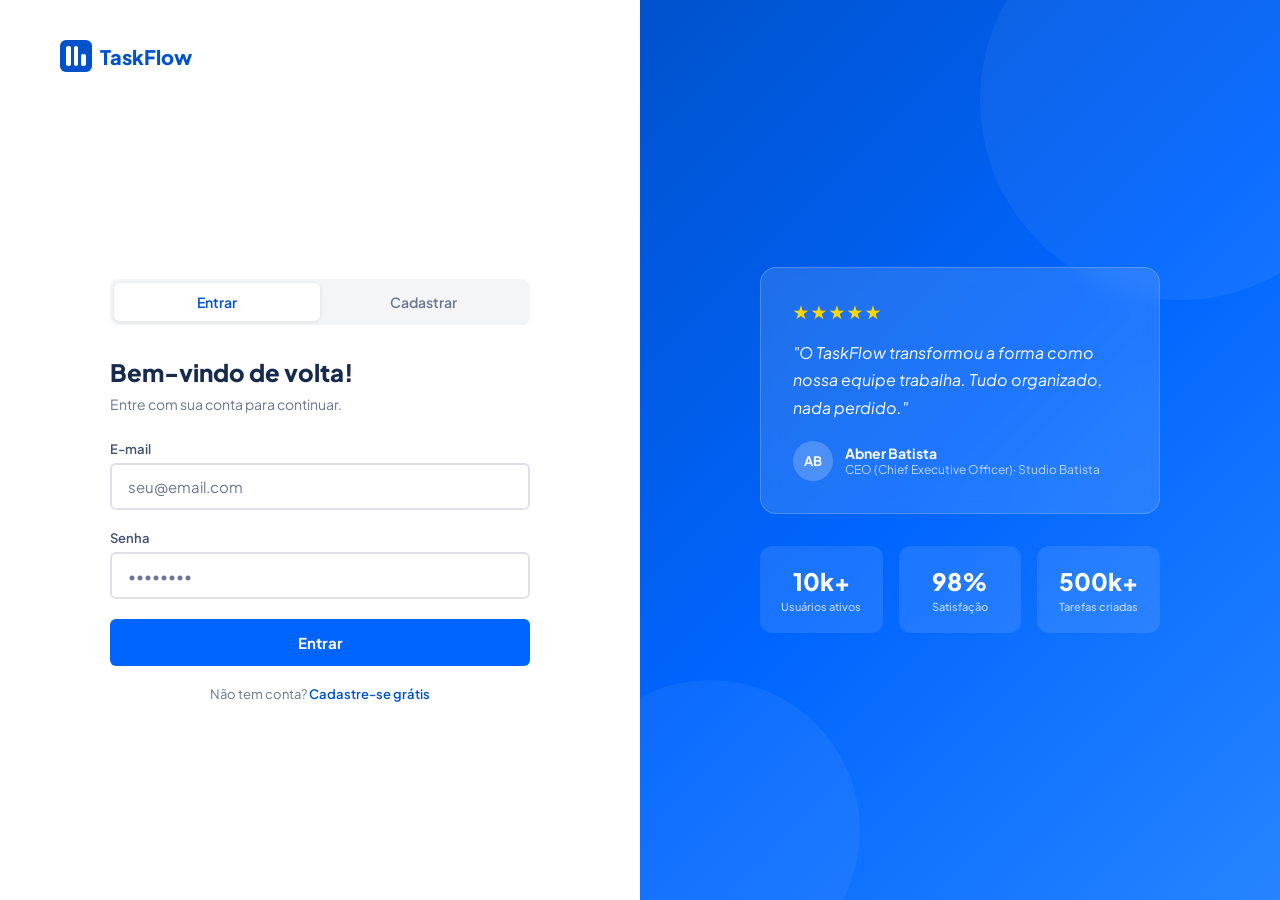
<file: frontend/tasks.html>
<!DOCTYPE html>
<html lang="pt-BR" data-theme="blue">
<head>
    <meta charset="UTF-8" />
    <meta name="viewport" content="width=device-width, initial-scale=1.0" />
    <title>TaskFlow – Tarefas</title>
    <link rel="preconnect" href="https://fonts.googleapis.com" />
    <link rel="preconnect" href="https://fonts.gstatic.com" crossorigin />
    <link href="https://fonts.googleapis.com/css2?family=Plus+Jakarta+Sans:wght@400;500;600;700;800&display=swap" rel="stylesheet" />
    <link rel="stylesheet" href="assets/css/dashboard.css" />
    <link rel="stylesheet" href="assets/css/tasks.css" />
    <link rel="stylesheet" href="assets/css/theme-vars.css" />
</head>
<body data-theme="blue">
<div class="db">

    <!-- SIDEBAR -->
    <aside class="sidebar">
        <div class="sidebar-logo">
            <div class="logo-icon">
                <div class="logo-col"></div><div class="logo-col"></div><div class="logo-col"></div>
            </div>
            <span class="logo-text">TaskFlow</span>
        </div>
        <nav class="sidebar-nav">
            <div class="nav-item" onclick="location.href='dashboard.html'"><span class="nav-icon">⊞</span> Meu board</div>
            <div class="nav-item active"><span class="nav-icon">☑</span> Tarefas
                <span class="nav-badge hidden" id="nav-tasks-badge">0</span>
            </div>
            <div class="nav-item" onclick="location.href='workspace.html'"><span class="nav-icon">🏢</span> Workspaces</div>
            <div class="nav-item" onclick="location.href='notification.html'"><span class="nav-icon">🔔</span> Notificações</div>
            <div class="nav-item" onclick="location.href='settings.html'"><span class="nav-icon">⚙</span> Configurações</div>
        </nav>
        <button class="appearance-trigger" id="appearance-trigger" aria-expanded="false" aria-controls="appearance-panel" onclick="toggleAppearance()">
            <span class="ap-trigger-icon">✦</span>
            <span class="ap-trigger-label">Aparência</span>
            <span class="ap-chevron">▾</span>
        </button>
        <div class="appearance-panel" id="appearance-panel" role="region" aria-labelledby="appearance-trigger">
            <div class="ap-section-label">Modo</div>
            <div class="mode-row">
                <button class="mode-btn active" id="btn-dark-mode" onclick="setMode('dark-mode')">🌙 Escuro</button>
                <button class="mode-btn" id="btn-light-mode" onclick="setMode('light-mode')">☀️ Claro</button>
            </div>
            <div class="ap-section-label" style="margin-top:6px;">Cor do board</div>
            <div class="color-list" id="color-list">
                <div class="color-row active" data-theme="blue" onclick="setTheme('blue', this)"><span class="color-swatch" style="background:#0052CC;"></span><span class="color-row-name">Azul</span><span class="color-row-check">✓</span></div>
                <div class="color-row" data-theme="teal" onclick="setTheme('teal', this)"><span class="color-swatch" style="background:#007A94;"></span><span class="color-row-name">Verde-azulado</span><span class="color-row-check">✓</span></div>
                <div class="color-row" data-theme="green" onclick="setTheme('green', this)"><span class="color-swatch" style="background:#0B6E4F;"></span><span class="color-row-name">Verde</span><span class="color-row-check">✓</span></div>
                <div class="color-row" data-theme="purple" onclick="setTheme('purple', this)"><span class="color-swatch" style="background:#403294;"></span><span class="color-row-name">Roxo</span><span class="color-row-check">✓</span></div>
                <div class="color-row" data-theme="slate" onclick="setTheme('slate', this)"><span class="color-swatch" style="background:#2C3E50;"></span><span class="color-row-name">Slate</span><span class="color-row-check">✓</span></div>
                <div class="color-row" data-theme="crimson" onclick="setTheme('crimson', this)"><span class="color-swatch" style="background:#8B1A2B;"></span><span class="color-row-name">Vinho</span><span class="color-row-check">✓</span></div>
                <div class="color-row" data-theme="midnight" onclick="setTheme('midnight', this)"><span class="color-swatch" style="background:#1A1A2E;"></span><span class="color-row-name">Midnight</span><span class="color-row-check">✓</span></div>
            </div>
        </div>
        <div class="sidebar-user">
            <div class="user-avatar" id="user-avatar">LH</div>
            <div class="user-info">
                <div class="user-name" id="user-name">Luiz</div>
                <div class="user-meta">
                    <div class="user-role" id="user-role">Developer</div>
                    <span class="plan-badge free" id="plan-badge">Free</span>
                </div>
            </div>
            <button class="btn-logout" title="Sair" onclick="handleLogout()">⇥</button>
        </div>
    </aside>

    <!-- MAIN -->
    <div class="main">
        <div class="topbar">
            <span class="topbar-title">Tarefas</span>
        </div>

        <!-- FILTROS -->
        <div class="tasks-filters-bar">
            <div class="tasks-filter-group">
                <button class="tasks-filter-btn active" data-filter="all" onclick="setFilter('all',this)">Todas</button>
                <button class="tasks-filter-btn" data-filter="urgent" onclick="setFilter('urgent',this)">
                    Urgentes
                    <span class="tasks-urgent-badge hidden" id="urgent-badge">0</span>
                </button>
                <button class="tasks-filter-btn" data-filter="today" onclick="setFilter('today',this)">Vencem hoje</button>
                <button class="tasks-filter-btn" data-filter="pending" onclick="setFilter('pending',this)">Pendentes</button>
                <button class="tasks-filter-btn" data-filter="done" onclick="setFilter('done',this)">Concluídas</button>
            </div>
            <div class="tasks-filter-group">
                <select class="tasks-filter-select" id="filter-workspace" onchange="applyFilters()">
                    <option value="all">Todos os workspaces</option>
                    <option value="personal">Pessoal</option>
                </select>
                <select class="tasks-filter-select" id="filter-sort" onchange="applyFilters()">
                    <option value="date-asc">Prazo: mais próximo</option>
                    <option value="date-desc">Prazo: mais distante</option>
                    <option value="created">Mais recente</option>
                </select>
            </div>
        </div>

        <!-- SUMÁRIO -->
        <div class="tasks-summary" id="tasks-summary">
            <div class="tasks-summary-item">
                <div class="tasks-summary-num" id="sum-total">—</div>
                <div class="tasks-summary-label">Total</div>
            </div>
            <div class="tasks-summary-item urgent">
                <div class="tasks-summary-num" id="sum-urgent">—</div>
                <div class="tasks-summary-label">Urgentes</div>
            </div>
            <div class="tasks-summary-item">
                <div class="tasks-summary-num" id="sum-pending">—</div>
                <div class="tasks-summary-label">Pendentes</div>
            </div>
            <div class="tasks-summary-item done">
                <div class="tasks-summary-num" id="sum-done">—</div>
                <div class="tasks-summary-label">Concluídas</div>
            </div>
        </div>

        <!-- LISTA -->
        <div class="tasks-content">
            <div class="tasks-loading" id="tasks-loading">
                <div class="ws-spinner"></div>
                <span>Carregando tarefas...</span>
            </div>
            <div class="tasks-empty hidden" id="tasks-empty">
                <div class="tasks-empty-icon">☑</div>
                <h3>Nenhuma tarefa encontrada</h3>
                <p>Tente ajustar os filtros ou crie uma nova tarefa.</p>
            </div>
            <div class="tasks-list hidden" id="tasks-list"></div>
        </div>
    </div>
</div>

<!-- LOGOUT MODAL -->
<div class="modal-overlay hidden" id="logout-overlay">
    <div class="modal logout-modal">
        <div class="logout-icon-wrap"><div class="logout-icon">⇥</div></div>
        <div class="logout-body">
            <h3 class="logout-title">Sair da conta?</h3>
            <p class="logout-desc">Você será redirecionado para a página de login.</p>
        </div>
        <div class="logout-footer">
            <button class="btn-cancel" onclick="closeLogout()">Cancelar</button>
            <button class="btn-logout-confirm" onclick="confirmLogout()">
                <span id="logout-label">Sair</span>
                <span class="spinner hidden" id="logout-spinner"></span>
            </button>
        </div>
    </div>
</div>

<script src="assets/js/theme.js"></script>
<script src="assets/js/tasks.js"></script>
<script>
    function toggleAppearance() {
        const trigger = document.getElementById('appearance-trigger');
        const panel   = document.getElementById('appearance-panel');
        const isOpen  = panel.classList.contains('open');
        panel.classList.toggle('open', !isOpen);
        trigger.setAttribute('aria-expanded', String(!isOpen));
    }
</script>
</body>
</html>
</file>
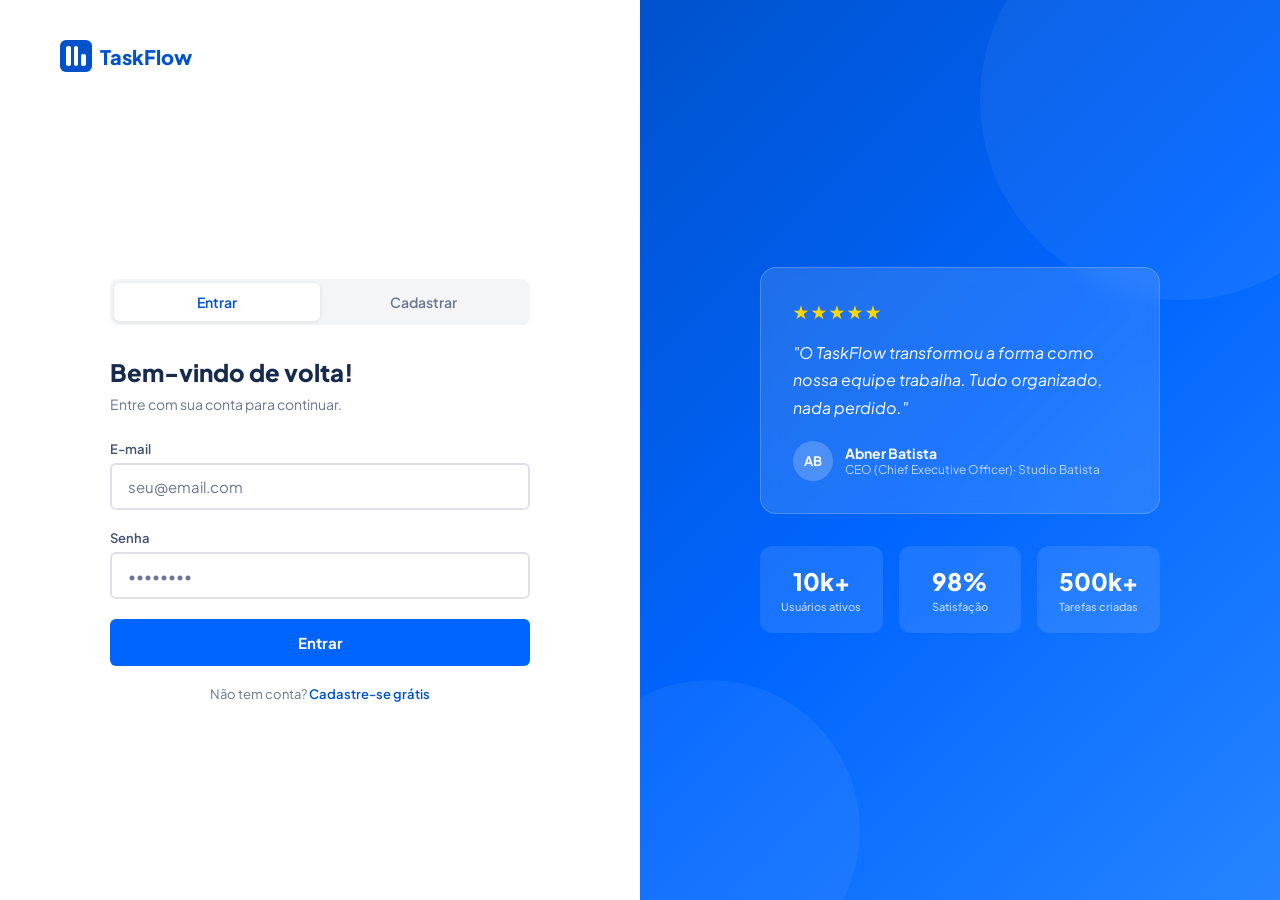
<file: frontend/workspace.html>
<!DOCTYPE html>
<html lang="pt-BR" data-theme="blue">

<head>
    <meta charset="UTF-8" />
    <meta name="viewport" content="width=device-width, initial-scale=1.0" />
    <title>TaskFlow – Workspaces</title>
    <link rel="preconnect" href="https://fonts.googleapis.com" />
    <link rel="preconnect" href="https://fonts.gstatic.com" crossorigin />
    <link href="https://fonts.googleapis.com/css2?family=Plus+Jakarta+Sans:wght@400;500;600;700;800&display=swap"
        rel="stylesheet" />
    <link rel="stylesheet" href="assets/css/dashboard.css" />
    <link rel="stylesheet" href="assets/css/workspace.css" />
    <link rel="stylesheet" href="assets/css/theme-vars.css" />
</head>

<body data-theme="blue">
    <div class="db">

        <!-- SIDEBAR -->
        <aside class="sidebar">
            <div class="sidebar-logo">
                <div class="logo-icon">
                    <div class="logo-col"></div>
                    <div class="logo-col"></div>
                    <div class="logo-col"></div>
                </div>
                <span class="logo-text">TaskFlow</span>
            </div>
            <nav class="sidebar-nav">
                <div class="nav-item" onclick="location.href='dashboard.html'"><span class="nav-icon">⊞</span> Meu board
                </div>
                <div class="nav-item" onclick="location.href='tasks.html'">☑ Tarefas
                    <span class="nav-badge hidden" id="nav-tasks-badge">0</span>
                </div>
                <div class="nav-item active"><span class="nav-icon">🏢</span> Workspaces</div>
                <div class="nav-item" onclick="location.href='notification.html'"><span class="nav-icon">🔔</span>
                    Notificações</div>
                <div class="nav-item" onclick="location.href='settings.html'"><span class="nav-icon">⚙</span>
                    Configurações</div>
            </nav>
            <button class="appearance-trigger" id="appearance-trigger" aria-expanded="false"
                aria-controls="appearance-panel" onclick="toggleAppearance()">
                <span class="ap-trigger-icon">✦</span>
                <span class="ap-trigger-label">Aparência</span>
                <span class="ap-chevron">▾</span>
            </button>
            <div class="appearance-panel" id="appearance-panel" role="region" aria-labelledby="appearance-trigger">
                <div class="ap-section-label">Modo</div>
                <div class="mode-row">
                    <button class="mode-btn active" id="btn-dark-mode" onclick="setMode('dark-mode')">🌙 Escuro</button>
                    <button class="mode-btn" id="btn-light-mode" onclick="setMode('light-mode')">☀️ Claro</button>
                </div>
                <div class="ap-section-label" style="margin-top:6px;">Cor do board</div>
                <div class="color-list" id="color-list">
                    <div class="color-row active" data-theme="blue" onclick="setTheme('blue', this)"><span
                            class="color-swatch" style="background:#0052CC;"></span><span
                            class="color-row-name">Azul</span><span class="color-row-check">✓</span></div>
                    <div class="color-row" data-theme="teal" onclick="setTheme('teal', this)"><span class="color-swatch"
                            style="background:#007A94;"></span><span class="color-row-name">Verde-azulado</span><span
                            class="color-row-check">✓</span></div>
                    <div class="color-row" data-theme="green" onclick="setTheme('green', this)"><span
                            class="color-swatch" style="background:#0B6E4F;"></span><span
                            class="color-row-name">Verde</span><span class="color-row-check">✓</span></div>
                    <div class="color-row" data-theme="purple" onclick="setTheme('purple', this)"><span
                            class="color-swatch" style="background:#403294;"></span><span
                            class="color-row-name">Roxo</span><span class="color-row-check">✓</span></div>
                    <div class="color-row" data-theme="slate" onclick="setTheme('slate', this)"><span
                            class="color-swatch" style="background:#2C3E50;"></span><span
                            class="color-row-name">Slate</span><span class="color-row-check">✓</span></div>
                    <div class="color-row" data-theme="crimson" onclick="setTheme('crimson', this)"><span
                            class="color-swatch" style="background:#8B1A2B;"></span><span
                            class="color-row-name">Vinho</span><span class="color-row-check">✓</span></div>
                    <div class="color-row" data-theme="midnight" onclick="setTheme('midnight', this)"><span
                            class="color-swatch" style="background:#1A1A2E;"></span><span
                            class="color-row-name">Midnight</span><span class="color-row-check">✓</span></div>
                </div>
            </div>
            <div class="sidebar-user">
                <div class="user-avatar" id="user-avatar">LH</div>
                <div class="user-info">
                    <div class="user-name" id="user-name">Luiz</div>
                    <div class="user-meta">
                        <div class="user-role" id="user-role">Owner</div>
                        <span class="plan-badge free" id="plan-badge">Free</span>
                    </div>
                </div>
                <button class="btn-logout" title="Sair" onclick="handleLogout()">⇥</button>
            </div>
        </aside>

        <!-- MAIN -->
        <div class="main">
            <div class="topbar">
                <span class="topbar-title">Workspaces</span>
                <button class="btn-new" id="btn-new-workspace" onclick="openCreateModal()">+ Novo workspace</button>
            </div>
            <div class="ws-content" id="ws-content">
                <div class="ws-loading" id="ws-loading">
                    <div class="ws-spinner"></div>
                    <span>Carregando workspaces...</span>
                </div>
                <div class="ws-grid hidden" id="ws-grid"></div>
                <div class="ws-empty hidden" id="ws-empty">
                    <div class="ws-empty-icon">□</div>
                    <h3>Nenhum workspace ainda</h3>
                    <p>Crie seu primeiro workspace para colaborar com sua equipe.</p>
                    <button class="btn-save" onclick="openCreateModal()">Criar workspace</button>
                </div>
            </div>
        </div>
    </div>

    <!-- MODAL CRIAR/EDITAR WORKSPACE -->
    <div class="modal-overlay hidden" id="modal-workspace" onclick="handleOverlayClick(event,'modal-workspace')">
        <div class="modal">
            <div class="modal-header">
                <h3 id="modal-ws-title">Novo workspace</h3>
                <button class="modal-close" onclick="closeModal('modal-workspace')">✕</button>
            </div>
            <div class="modal-body">
                <div class="form-group">
                    <label for="ws-name">Nome *</label>
                    <input type="text" id="ws-name" placeholder="Ex: Projeto Final, Equipe Dev..." maxlength="60" />
                </div>
                <div class="form-group">
                    <label for="ws-desc">Descrição</label>
                    <textarea id="ws-desc" rows="3" placeholder="Descreva o propósito deste workspace..."
                        maxlength="200"></textarea>
                </div>
                <div class="form-group">
                    <label>Modo de conclusão de tarefas</label>
                    <div class="completion-mode-options">
                        <label class="completion-option active" id="opt-column"
                            onclick="selectCompletionMode('column', this)">
                            <div class="completion-option-icon">▦</div>
                            <div>
                                <div class="completion-option-title">Coluna de conclusão</div>
                                <div class="completion-option-desc">Tarefas concluídas vão para uma coluna específica
                                </div>
                            </div>
                        </label>
                        <label class="completion-option" id="opt-checkbox"
                            onclick="selectCompletionMode('checkbox', this)">
                            <div class="completion-option-icon">✔</div>
                            <div>
                                <div class="completion-option-title">Checkbox no card</div>
                                <div class="completion-option-desc">Marque tarefas como concluídas em qualquer coluna
                                </div>
                            </div>
                        </label>
                    </div>
                    <input type="hidden" id="ws-completion-mode" value="column" />
                </div>
                <div class="plan-note">Plano gratuito: até <strong>3 workspaces</strong> por usuário.</div>
                <div class="error-msg" id="error-ws">O nome é obrigatório.</div>
            </div>
            <div class="modal-footer">
                <button class="btn-cancel" onclick="closeModal('modal-workspace')">Cancelar</button>
                <button class="btn-save" id="btn-save-ws" onclick="saveWorkspace()">
                    <span id="save-ws-label">Criar workspace</span>
                    <span class="spinner hidden" id="save-ws-spinner"></span>
                </button>
            </div>
        </div>
    </div>

    <!-- MODAL CONVIDAR -->
    <div class="modal-overlay hidden" id="modal-invite" onclick="handleOverlayClick(event,'modal-invite')">
        <div class="modal">
            <div class="modal-header">
                <h3>Convidar membro</h3>
                <button class="modal-close" onclick="closeModal('modal-invite')">✕</button>
            </div>
            <div class="modal-body">
                <div class="form-group">
                    <label for="invite-email">E-mail *</label>
                    <input type="email" id="invite-email" placeholder="email@exemplo.com" />
                </div>
                <p class="invite-note">Um link de convite será enviado por e-mail. Válido por 7 dias.</p>
                <div class="error-msg" id="error-invite">Insira um e-mail válido.</div>
            </div>
            <div class="modal-footer">
                <button class="btn-cancel" onclick="closeModal('modal-invite')">Cancelar</button>
                <button class="btn-save" id="btn-send-invite" onclick="sendInvite()">
                    <span id="invite-label">Enviar convite</span>
                    <span class="spinner hidden" id="invite-spinner"></span>
                </button>
            </div>
        </div>
    </div>

    <!-- MODAL MEMBROS -->
    <div class="modal-overlay hidden" id="modal-members" onclick="handleOverlayClick(event,'modal-members')">
        <div class="modal modal-wide">
            <div class="modal-header">
                <h3 id="modal-members-title">Membros</h3>
                <button class="modal-close" onclick="closeModal('modal-members')">✕</button>
            </div>
            <div class="modal-body">
                <div id="members-list" class="members-list"></div>
            </div>
            <div class="modal-footer">
                <button class="btn-cancel" onclick="closeModal('modal-members')">Fechar</button>
                <button class="btn-save" onclick="openInviteModal()">Convidar membro</button>
            </div>
        </div>
    </div>

    <!-- MODAL DELETE -->
    <div class="modal-overlay hidden" id="modal-delete" onclick="handleOverlayClick(event,'modal-delete')">
        <div class="modal logout-modal">
            <div class="logout-icon-wrap">
                <div class="logout-icon" style="background:#FFEBE6;color:#BF2600;">✕</div>
            </div>
            <div class="logout-body">
                <h3 class="logout-title">Remover workspace?</h3>
                <p class="logout-desc">Esta ação é irreversível. Todas as tarefas e membros serão removidos
                    permanentemente.</p>
            </div>
            <div class="logout-footer">
                <button class="btn-cancel" onclick="closeModal('modal-delete')">Cancelar</button>
                <button class="btn-logout-confirm" id="btn-confirm-delete" onclick="confirmDelete()">
                    <span id="delete-label">Remover</span>
                    <span class="spinner hidden" id="delete-spinner"></span>
                </button>
            </div>
        </div>
    </div>

    <!-- LOGOUT MODAL -->
    <div class="modal-overlay hidden" id="logout-overlay">
        <div class="modal logout-modal">
            <div class="logout-icon-wrap">
                <div class="logout-icon">⇥</div>
            </div>
            <div class="logout-body">
                <h3 class="logout-title">Sair da conta?</h3>
                <p class="logout-desc">Você será redirecionado para a página de login.</p>
            </div>
            <div class="logout-footer">
                <button class="btn-cancel" onclick="closeLogout()">Cancelar</button>
                <button class="btn-logout-confirm" onclick="confirmLogout()">
                    <span id="logout-label">Sair</span>
                    <span class="spinner hidden" id="logout-spinner"></span>
                </button>
            </div>
        </div>
    </div>
    <!-- MODAL CONFIRMAÇÃO TROCA DE MODO -->
    <div class="modal-overlay hidden" id="modal-mode-confirm" onclick="handleOverlayClick(event,'modal-mode-confirm')">
        <div class="modal logout-modal">
            <div class="logout-icon-wrap">
                <div class="logout-icon" style="background:#FFF7D6;color:#974F0C;">⚠</div>
            </div>
            <div class="logout-body">
                <h3 class="logout-title">Alterar modo de conclusão?</h3>
                <p class="logout-desc">Este workspace já possui tarefas criadas. Mudar o modo pode alterar o
                    comportamento de conclusão das tarefas existentes.</p>
            </div>
            <div class="logout-footer">
                <button class="btn-cancel" onclick="cancelModeChange()">Cancelar</button>
                <button class="btn-save" onclick="confirmModeChange()">Confirmar</button>
            </div>
        </div>
    </div>

    <script src="assets/js/theme.js"></script>
    <script src="assets/js/workspace.js"></script>
    <script>
        function toggleAppearance() {
            const trigger = document.getElementById('appearance-trigger');
            const panel = document.getElementById('appearance-panel');
            const isOpen = panel.classList.contains('open');
            panel.classList.toggle('open', !isOpen);
            trigger.setAttribute('aria-expanded', String(!isOpen));
        }
    </script>
</body>

</html>
</file>
<file: frontend/assets/css/style.css>
*, *::before, *::after { box-sizing: border-box; margin: 0; padding: 0; }

:root {
  --blue: #0052CC;
  --blue-light: #E6F0FF;
  --blue-mid: #0065FF;
  --orange: #FF5630;
  --purple: #6554C0;
  --teal: #00B8D9;
  --green: #36B37E;
  --bg: #F4F5F7;
  --white: #FFFFFF;
  --text-dark: #172B4D;
  --text-mid: #42526E;
  --text-light: #6B778C;
  --border: #DFE1E6;
  --nav-h: 64px;
}

body {
  font-family: 'Plus Jakarta Sans', sans-serif;
  background: var(--white);
  color: var(--text-dark);
  line-height: 1.6;
  overflow-x: hidden;
}

/* ══════════════════════════════════════════════════
   NAV
   ══════════════════════════════════════════════════ */
nav {
  position: fixed; top: 0; left: 0; right: 0; z-index: 100;
  height: var(--nav-h);
  background: rgba(255,255,255,.85);
  backdrop-filter: blur(12px);
  -webkit-backdrop-filter: blur(12px);
  border-bottom: 1px solid transparent;
  display: flex; align-items: center;
  padding: 0 40px;
  gap: 32px;
  transition: border-color .3s, box-shadow .3s, background .3s;
}

nav.scrolled {
  background: rgba(255,255,255,.97);
  border-bottom-color: var(--border);
  box-shadow: 0 2px 16px rgba(0,0,0,.06);
}

.nav-logo {
  display: flex; align-items: center; gap: 8px;
  font-weight: 800; font-size: 20px; color: var(--blue);
  text-decoration: none;
}

.logo-icon {
  width: 32px; height: 32px; background: var(--blue);
  border-radius: 6px;
  display: flex; align-items: center; justify-content: center;
  gap: 3px; padding: 6px;
}

.logo-col { background: white; border-radius: 2px; flex: 1; height: 100%; }
.logo-col:last-child { height: 60%; align-self: flex-end; }

nav .links { display: flex; gap: 4px; margin-left: 8px; }

nav .links a {
  font-size: 14px; font-weight: 500; color: var(--text-mid);
  text-decoration: none; padding: 6px 12px; border-radius: 4px;
  transition: background .15s, color .15s;
}

nav .links a:hover { background: var(--bg); color: var(--text-dark); }

nav .nav-right { margin-left: auto; display: flex; align-items: center; gap: 12px; }

.btn-ghost {
  font-family: inherit; font-size: 14px; font-weight: 600;
  color: var(--blue); background: none; border: none;
  padding: 8px 16px; border-radius: 4px; cursor: pointer;
  transition: background .15s;
}
.btn-ghost:hover { background: var(--blue-light); }

.btn-primary {
  font-family: inherit; font-size: 14px; font-weight: 700;
  color: white; background: var(--blue-mid);
  border: none; padding: 8px 20px; border-radius: 4px;
  cursor: pointer; transition: background .15s, transform .15s;
}
.btn-primary:hover { background: var(--blue); transform: translateY(-1px); }

/* ══════════════════════════════════════════════════
   HERO
   ══════════════════════════════════════════════════ */
.hero {
  margin-top: var(--nav-h);
  min-height: calc(100vh - var(--nav-h));
  display: grid; grid-template-columns: 1fr 1fr;
  align-items: center;
  padding: 80px;
  gap: 60px;
  background: linear-gradient(135deg, #fff 55%, #EEF4FF 100%);
  position: relative;
  overflow: hidden;
}

.hero::before {
  content: '';
  position: absolute;
  top: -200px; right: -200px;
  width: 600px; height: 600px;
  background: radial-gradient(circle, rgba(0,82,204,.06) 0%, transparent 70%);
  pointer-events: none;
}

.hero-badge {
  display: inline-flex; align-items: center; gap: 6px;
  background: var(--blue-light); color: var(--blue);
  font-size: 12px; font-weight: 700; letter-spacing: .04em;
  padding: 4px 12px; border-radius: 100px; margin-bottom: 24px;
  text-transform: uppercase;
  animation: floatUp .5s ease both;
}

.hero-title {
  font-size: clamp(36px, 4.5vw, 56px);
  font-weight: 800; line-height: 1.08;
  color: var(--text-dark); margin-bottom: 20px;
  letter-spacing: -.02em;
  animation: floatUp .5s .05s ease both;
}

.hero-title span {
  color: var(--blue-mid);
  background: linear-gradient(135deg, #0065FF, #0052CC);
  -webkit-background-clip: text;
  -webkit-text-fill-color: transparent;
  background-clip: text;
}

.hero-sub {
  font-size: 17px; color: var(--text-mid);
  margin-bottom: 32px; max-width: 440px; line-height: 1.7;
  animation: floatUp .5s .1s ease both;
}

.hero-form {
  display: flex; gap: 10px; flex-wrap: wrap;
  animation: floatUp .5s .15s ease both;
}

.hero-form input {
  font-family: inherit; font-size: 15px;
  padding: 12px 16px; border-radius: 6px;
  border: 2px solid var(--border);
  color: var(--text-dark); background: white;
  width: 260px; outline: none; transition: border .15s, box-shadow .15s;
}
.hero-form input:focus {
  border-color: var(--blue-mid);
  box-shadow: 0 0 0 3px rgba(0,101,255,.12);
}
.hero-form input::placeholder { color: var(--text-light); }

.btn-cta {
  font-family: inherit; font-size: 15px; font-weight: 700;
  color: white; background: var(--blue-mid);
  border: none; padding: 12px 24px; border-radius: 6px;
  cursor: pointer; white-space: nowrap;
  transition: background .15s, transform .15s, box-shadow .15s;
  box-shadow: 0 4px 12px rgba(0,101,255,.3);
}
.btn-cta:hover {
  background: var(--blue);
  transform: translateY(-1px);
  box-shadow: 0 6px 20px rgba(0,82,204,.35);
}

.hero-note {
  font-size: 12px; color: var(--text-light); margin-top: 12px;
  animation: floatUp .5s .2s ease both;
}
.hero-note a { color: var(--blue); }

.hero-stats {
  display: flex; align-items: center; gap: 24px;
  margin-top: 40px; padding-top: 32px;
  border-top: 1px solid var(--border);
  animation: floatUp .5s .25s ease both;
}

.stat { text-align: center; }

.stat-number {
  display: block;
  font-size: 22px; font-weight: 800;
  color: var(--text-dark); letter-spacing: -.02em;
}

.stat-label {
  display: block;
  font-size: 12px; color: var(--text-light); font-weight: 500;
}

.stat-divider {
  width: 1px; height: 32px;
  background: var(--border);
}

.hero-right {
  position: relative;
  display: flex; justify-content: center; align-items: center;
  animation: floatUp .6s .2s ease both;
}

.phone-wrap {
  position: relative; width: 280px;
  animation: phoneFloat 4s ease-in-out infinite;
}

@keyframes phoneFloat {
  0%, 100% { transform: translateY(0); }
  50% { transform: translateY(-10px); }
}

.phone-frame {
  width: 280px; background: #1A1A2E;
  border-radius: 36px; padding: 16px 12px;
  box-shadow: 0 40px 80px rgba(0,0,30,.25), 0 0 0 1px rgba(255,255,255,.08);
}

.phone-screen { background: var(--bg); border-radius: 24px; overflow: hidden; min-height: 480px; }

.phone-header {
  background: white; padding: 14px 16px;
  border-bottom: 1px solid var(--border);
  font-size: 15px; font-weight: 700; color: var(--text-dark);
}

.phone-tabs {
  display: flex; background: white; border-bottom: 1px solid var(--border); padding: 0 16px;
}

.phone-tab {
  font-size: 12px; font-weight: 600; padding: 8px 12px;
  color: var(--text-light); border-bottom: 2px solid transparent;
}
.phone-tab.active { color: var(--blue); border-bottom-color: var(--blue); }

.phone-cards { padding: 12px; display: flex; flex-direction: column; gap: 8px; }

.pcard {
  background: white; border-radius: 8px;
  padding: 12px; border: 1px solid var(--border); font-size: 13px;
  transition: box-shadow .2s;
}
.pcard:hover { box-shadow: 0 4px 12px rgba(0,0,0,.08); }

.pcard-title { font-weight: 600; color: var(--text-dark); margin-bottom: 8px; font-size: 13px; }

.pcard-row {
  display: flex; align-items: center; gap: 6px;
  color: var(--text-light); font-size: 11px;
}

.pcard-dot { width: 8px; height: 8px; border-radius: 50%; flex-shrink: 0; }

.pcard-badge {
  font-size: 10px; font-weight: 700; padding: 2px 7px;
  border-radius: 100px; margin-left: auto;
}
.badge-blue { background: var(--blue-light); color: var(--blue); }
.badge-green { background: #E3FCEF; color: #006644; }
.badge-orange { background: #FFEBE6; color: #BF2600; }

.avatar-row { display: flex; margin-top: 8px; }

.avatar {
  width: 22px; height: 22px; border-radius: 50%;
  border: 2px solid white; font-size: 9px; font-weight: 700;
  display: flex; align-items: center; justify-content: center;
  margin-left: -6px; flex-shrink: 0;
}
.avatar:first-child { margin-left: 0; }

.float-card {
  position: absolute;
  background: white;
  border-radius: 12px;
  padding: 10px 14px;
  display: flex; align-items: center; gap: 10px;
  box-shadow: 0 8px 24px rgba(0,0,0,.12);
  border: 1px solid var(--border);
  white-space: nowrap;
}

.float-card-1 {
  bottom: 40px; left: -60px;
  animation: floatCard1 4s ease-in-out infinite;
}

.float-card-2 {
  top: 40px; right: -70px;
  animation: floatCard2 4s ease-in-out infinite;
}

@keyframes floatCard1 {
  0%, 100% { transform: translateY(0) rotate(-2deg); }
  50% { transform: translateY(-6px) rotate(-2deg); }
}

@keyframes floatCard2 {
  0%, 100% { transform: translateY(0) rotate(2deg); }
  50% { transform: translateY(-8px) rotate(2deg); }
}

.float-card-icon { font-size: 20px; }
.float-card-title { font-size: 12px; font-weight: 700; color: var(--text-dark); }
.float-card-sub { font-size: 11px; color: var(--text-light); }

/* ══════════════════════════════════════════════════
   LOGOS CAROUSEL
   ══════════════════════════════════════════════════ */
.logos-strip {
  padding: 40px 0;
  border-top: 1px solid var(--border);
  border-bottom: 1px solid var(--border);
  text-align: center;
  background: var(--bg);
  overflow: hidden;
}

.logos-strip p {
  font-size: 12px; font-weight: 600; letter-spacing: .08em;
  text-transform: uppercase; color: var(--text-light); margin-bottom: 28px;
}

.carousel-track-wrap {
  overflow: hidden;
  position: relative;
}

.carousel-track-wrap::before,
.carousel-track-wrap::after {
  content: '';
  position: absolute;
  top: 0; bottom: 0;
  width: 150px;
  z-index: 2;
  pointer-events: none;
}
.carousel-track-wrap::before { left: 0; background: linear-gradient(to right, var(--bg), transparent); }
.carousel-track-wrap::after  { right: 0; background: linear-gradient(to left, var(--bg), transparent); }

.carousel-track {
  display: flex;
  align-items: center;
  gap: 64px;
  width: max-content;
  animation: carouselScroll 30s linear infinite;
  padding: 4px 32px;
}
.carousel-track:hover { animation-play-state: paused; }

@keyframes carouselScroll {
  0%   { transform: translateX(0); }
  100% { transform: translateX(-33.33%); }
}

.logo-item {
  display: flex;
  align-items: center;
  gap: 12px;
  opacity: 0.55;
  transition: opacity 0.2s;
  white-space: nowrap;
  cursor: default;
  flex-shrink: 0;
}
.logo-item:hover { opacity: 1; }

.logo-icon-box {
  width: 40px; height: 40px;
  border-radius: 10px;
  display: flex; align-items: center; justify-content: center;
  flex-shrink: 0;
}

.logo-icon-box svg {
  width: 22px; height: 22px;
}

.logo-name {
  font-size: 17px;
  font-weight: 700;
  color: var(--text-mid);
}

/* ══════════════════════════════════════════════════
   FEATURES
   ══════════════════════════════════════════════════ */
.features { padding: 100px 80px; background: white; }

.section-label {
  font-size: 12px; font-weight: 700; letter-spacing: .1em;
  text-transform: uppercase; color: var(--blue); margin-bottom: 12px;
}

.section-title {
  font-size: clamp(24px, 3vw, 38px); font-weight: 800;
  color: var(--text-dark); margin-bottom: 16px; max-width: 560px;
  letter-spacing: -.02em; line-height: 1.2;
}

.section-sub { font-size: 16px; color: var(--text-mid); max-width: 500px; margin-bottom: 56px; line-height: 1.65; }

.features-grid { display: grid; grid-template-columns: repeat(3, 1fr); gap: 20px; }

.feat-card {
  background: var(--bg); border-radius: 14px; padding: 28px;
  border: 1px solid transparent;
  transition: box-shadow .2s, transform .2s, border-color .2s, background .2s;
  position: relative;
  overflow: hidden;
}

.feat-card:hover {
  background: white;
  border-color: var(--border);
  box-shadow: 0 8px 32px rgba(0,82,204,.08);
  transform: translateY(-3px);
}

.feat-icon {
  width: 48px; height: 48px; border-radius: 12px;
  display: flex; align-items: center; justify-content: center;
  font-size: 22px; margin-bottom: 16px;
}

.feat-card h3 { font-size: 16px; font-weight: 700; margin-bottom: 8px; color: var(--text-dark); }
.feat-card p { font-size: 14px; color: var(--text-mid); line-height: 1.65; }

.feat-tag {
  display: inline-block;
  margin-top: 14px;
  font-size: 10px; font-weight: 700;
  padding: 2px 8px; border-radius: 100px;
  background: var(--blue-light); color: var(--blue);
  text-transform: uppercase; letter-spacing: .05em;
}

.feat-tag-new { background: #E3FCEF; color: #006644; }

/* ══════════════════════════════════════════════════
   HOW IT WORKS
   ══════════════════════════════════════════════════ */
.how-it-works {
  padding: 100px 80px;
  background: var(--bg);
  display: grid; grid-template-columns: 1fr 1fr;
  gap: 80px; align-items: center;
}

.steps { display: flex; flex-direction: column; gap: 28px; margin-top: 40px; }

.step { display: flex; gap: 20px; align-items: flex-start; }

.step-num {
  font-size: 12px; font-weight: 800;
  color: var(--blue); letter-spacing: .05em;
  background: var(--blue-light);
  width: 36px; height: 36px; border-radius: 50%;
  display: flex; align-items: center; justify-content: center;
  flex-shrink: 0;
}

.step-content h4 { font-size: 15px; font-weight: 700; color: var(--text-dark); margin-bottom: 4px; }
.step-content p { font-size: 14px; color: var(--text-mid); line-height: 1.6; }

.kanban-preview {
  background: white; border-radius: 16px;
  border: 1px solid var(--border);
  box-shadow: 0 20px 60px rgba(0,0,0,.08);
  overflow: hidden;
}

.kp-header {
  padding: 16px 20px;
  border-bottom: 1px solid var(--border);
  display: flex; align-items: center; justify-content: space-between;
}

.kp-title { font-size: 14px; font-weight: 700; color: var(--text-dark); }
.kp-members { display: flex; align-items: center; gap: 4px; }

.kp-avatar {
  width: 26px; height: 26px; border-radius: 50%;
  font-size: 9px; font-weight: 700; color: white;
  display: flex; align-items: center; justify-content: center;
  border: 2px solid white; margin-left: -6px;
}
.kp-avatar:first-child { margin-left: 0; }

.kp-plus { font-size: 11px; font-weight: 700; color: var(--text-light); margin-left: 4px; }

.kp-cols { display: grid; grid-template-columns: repeat(3, 1fr); gap: 12px; padding: 16px; }

.kp-col { background: var(--bg); border-radius: 8px; padding: 10px; }

.kp-col-title {
  font-size: 11px; font-weight: 700; color: var(--text-mid);
  margin-bottom: 10px;
  display: flex; align-items: center; justify-content: space-between;
}

.kp-count { background: rgba(0,0,0,.08); color: var(--text-light); font-size: 10px; padding: 1px 6px; border-radius: 100px; }

.kp-card {
  background: white; border-radius: 6px; padding: 8px 10px;
  font-size: 11px; font-weight: 500; color: var(--text-dark);
  border: 1px solid var(--border); margin-bottom: 6px;
  line-height: 1.4;
}

.kp-card-urgent { border-left: 3px solid #FF5630; color: #BF2600; background: #FFEBE6; }
.kp-card-active { border-left: 3px solid var(--blue); }
.kp-card-done { color: var(--text-light); text-decoration: line-through; }

/* ══════════════════════════════════════════════════
   CTA
   ══════════════════════════════════════════════════ */
.cta-section {
  padding: 100px 80px; text-align: center;
  background: linear-gradient(135deg, #0052CC 0%, #0065FF 50%, #003D99 100%);
  color: white;
  position: relative;
  overflow: hidden;
}

.cta-section::before {
  content: '';
  position: absolute; inset: 0;
  background: url("data:image/svg+xml,%3Csvg width='60' height='60' viewBox='0 0 60 60' xmlns='http://www.w3.org/2000/svg'%3E%3Cg fill='none' fill-rule='evenodd'%3E%3Cg fill='%23ffffff' fill-opacity='0.03'%3E%3Cpath d='M36 34v-4h-2v4h-4v2h4v4h2v-4h4v-2h-4zm0-30V0h-2v4h-4v2h4v4h2V6h4V4h-4zM6 34v-4H4v4H0v2h4v4h2v-4h4v-2H6zM6 4V0H4v4H0v2h4v4h2V6h4V4H6z'/%3E%3C/g%3E%3C/g%3E%3C/svg%3E");
  pointer-events: none;
}

.cta-inner { position: relative; z-index: 1; }

.cta-badge {
  display: inline-block;
  background: rgba(255,255,255,.15);
  color: rgba(255,255,255,.9);
  font-size: 12px; font-weight: 700;
  padding: 4px 14px; border-radius: 100px;
  margin-bottom: 20px; letter-spacing: .05em;
  text-transform: uppercase;
  border: 1px solid rgba(255,255,255,.2);
}

.cta-section h2 { font-size: clamp(28px, 4vw, 46px); font-weight: 800; margin-bottom: 16px; letter-spacing: -.02em; }
.cta-section p { font-size: 17px; opacity: .85; margin-bottom: 40px; }

.cta-actions { display: flex; gap: 12px; justify-content: center; flex-wrap: wrap; }

.btn-white {
  font-family: inherit; font-size: 15px; font-weight: 700;
  color: var(--blue); background: white;
  border: none; padding: 14px 32px; border-radius: 6px;
  cursor: pointer;
  transition: transform .15s, box-shadow .15s;
  box-shadow: 0 4px 16px rgba(0,0,0,.2);
}
.btn-white:hover { transform: translateY(-2px); box-shadow: 0 8px 24px rgba(0,0,0,.25); }

.btn-ghost-white {
  font-family: inherit; font-size: 15px; font-weight: 700;
  color: white; background: rgba(255,255,255,.15);
  border: 1.5px solid rgba(255,255,255,.4); padding: 14px 32px; border-radius: 6px;
  cursor: pointer; transition: background .15s;
}
.btn-ghost-white:hover { background: rgba(255,255,255,.25); }

/* ══════════════════════════════════════════════════
   FOOTER
   ══════════════════════════════════════════════════ */
footer {
  background: var(--text-dark); color: rgba(255,255,255,.6);
  padding: 48px 80px;
  font-size: 13px;
}

.footer-top {
  display: flex; align-items: center; gap: 20px;
  padding-bottom: 32px;
  border-bottom: 1px solid rgba(255,255,255,.1);
  margin-bottom: 24px;
}

.footer-logo { color: white; }
.footer-desc { font-size: 13px; color: rgba(255,255,255,.5); }

.footer-bottom { display: flex; align-items: center; justify-content: space-between; }

footer a { color: rgba(255,255,255,.6); text-decoration: none; margin-left: 24px; transition: color .15s; }
footer a:hover { color: white; }

/* ══════════════════════════════════════════════════
   ANIMAÇÕES
   ══════════════════════════════════════════════════ */
@keyframes floatUp {
  from { opacity: 0; transform: translateY(16px); }
  to   { opacity: 1; transform: translateY(0); }
}

@media (prefers-reduced-motion: reduce) {
  * { animation: none !important; transition: none !important; }
}
</file>
<file: frontend/assets/css/login.css>
*, *::before, *::after { box-sizing: border-box; margin: 0; padding: 0; }

:root {
  --blue: #0052CC;
  --blue-light: #E6F0FF;
  --blue-mid: #0065FF;
  --bg: #F4F5F7;
  --white: #FFFFFF;
  --text-dark: #172B4D;
  --text-mid: #42526E;
  --text-light: #6B778C;
  --border: #DFE1E6;
  --error: #DE350B;
  --error-bg: #FFEBE6;
}

body {
  font-family: 'Plus Jakarta Sans', sans-serif;
  background: var(--bg);
  color: var(--text-dark);
  min-height: 100vh;
}

/* ── LAYOUT ── */
.auth-container {
  display: grid;
  grid-template-columns: 1fr 1fr;
  min-height: 100vh;
}

/* ── LEFT ── */
.auth-left {
  display: flex;
  flex-direction: column;
  padding: 40px 60px;
  background: var(--white);
}

.nav-logo {
  display: flex; align-items: center; gap: 8px;
  font-weight: 800; font-size: 20px; color: var(--blue);
  text-decoration: none; margin-bottom: 48px;
}

.logo-icon {
  width: 32px; height: 32px; background: var(--blue);
  border-radius: 6px;
  display: flex; align-items: center; justify-content: center;
  gap: 3px; padding: 6px;
}

.logo-col { background: white; border-radius: 2px; flex: 1; height: 100%; }
.logo-col:last-child { height: 60%; align-self: flex-end; }

.auth-card {
  max-width: 420px;
  width: 100%;
  margin: auto;
}

/* ── TABS ── */
.auth-tabs {
  display: flex;
  background: var(--bg);
  border-radius: 8px;
  padding: 4px;
  margin-bottom: 32px;
}

.tab {
  flex: 1;
  font-family: inherit;
  font-size: 14px;
  font-weight: 600;
  color: var(--text-light);
  background: none;
  border: none;
  padding: 10px;
  border-radius: 6px;
  cursor: pointer;
  transition: all .2s;
}

.tab.active {
  background: var(--white);
  color: var(--blue);
  box-shadow: 0 1px 4px rgba(0,0,0,.1);
}

/* ── FORM ── */
.form-title {
  font-size: 24px;
  font-weight: 800;
  color: var(--text-dark);
  margin-bottom: 8px;
}

.form-sub {
  font-size: 14px;
  color: var(--text-light);
  margin-bottom: 28px;
}

.form-group {
  margin-bottom: 20px;
}

.form-group label {
  display: block;
  font-size: 13px;
  font-weight: 600;
  color: var(--text-mid);
  margin-bottom: 6px;
}

.form-group input {
  width: 100%;
  font-family: inherit;
  font-size: 15px;
  padding: 12px 16px;
  border: 2px solid var(--border);
  border-radius: 6px;
  color: var(--text-dark);
  background: var(--white);
  outline: none;
  transition: border .15s;
}

.form-group input:focus { border-color: var(--blue-mid); }
.form-group input::placeholder { color: var(--text-light); }

.error-msg {
  font-size: 13px;
  color: var(--error);
  background: var(--error-bg);
  padding: 10px 14px;
  border-radius: 6px;
  margin-bottom: 16px;
  display: none;
}

.error-msg.visible { display: block; }

.btn-submit {
  width: 100%;
  font-family: inherit;
  font-size: 15px;
  font-weight: 700;
  color: white;
  background: var(--blue-mid);
  border: none;
  padding: 14px;
  border-radius: 6px;
  cursor: pointer;
  transition: background .15s;
  display: flex;
  align-items: center;
  justify-content: center;
  gap: 8px;
  margin-bottom: 20px;
}

.btn-submit:hover { background: var(--blue); }
.btn-submit:disabled { opacity: .6; cursor: not-allowed; }

.spinner {
  width: 16px; height: 16px;
  border: 2px solid rgba(255,255,255,.4);
  border-top-color: white;
  border-radius: 50%;
  animation: spin .6s linear infinite;
}

@keyframes spin { to { transform: rotate(360deg); } }

.hidden { display: none !important; }

.form-switch {
  text-align: center;
  font-size: 13px;
  color: var(--text-light);
}

.form-switch a {
  color: var(--blue);
  text-decoration: none;
  font-weight: 600;
}

/* ── RIGHT ── */
.auth-right {
  background: linear-gradient(135deg, #0052CC 0%, #0065FF 50%, #2684FF 100%);
  display: flex;
  align-items: center;
  justify-content: center;
  padding: 60px;
  position: relative;
  overflow: hidden;
}

.auth-right::before {
  content: '';
  position: absolute;
  width: 400px; height: 400px;
  background: rgba(255,255,255,.05);
  border-radius: 50%;
  top: -100px; right: -100px;
}

.auth-right::after {
  content: '';
  position: absolute;
  width: 300px; height: 300px;
  background: rgba(255,255,255,.05);
  border-radius: 50%;
  bottom: -80px; left: -80px;
}

.auth-right-content {
  position: relative;
  z-index: 1;
  max-width: 400px;
  width: 100%;
}

.testimonial-card {
  background: rgba(255,255,255,.12);
  backdrop-filter: blur(10px);
  border: 1px solid rgba(255,255,255,.2);
  border-radius: 16px;
  padding: 32px;
  margin-bottom: 32px;
}

.stars {
  color: #FFD700;
  font-size: 18px;
  margin-bottom: 16px;
  letter-spacing: 2px;
}

.testimonial-text {
  font-size: 16px;
  color: white;
  line-height: 1.7;
  margin-bottom: 20px;
  font-style: italic;
}

.testimonial-author {
  display: flex;
  align-items: center;
  gap: 12px;
}

.testimonial-avatar {
  width: 40px; height: 40px;
  background: rgba(255,255,255,.2);
  border-radius: 50%;
  display: flex; align-items: center; justify-content: center;
  font-size: 13px; font-weight: 700; color: white;
  flex-shrink: 0;
}

.testimonial-name {
  font-size: 14px;
  font-weight: 700;
  color: white;
}

.testimonial-role {
  font-size: 12px;
  color: rgba(255,255,255,.7);
}

.stats-row {
  display: grid;
  grid-template-columns: repeat(3, 1fr);
  gap: 16px;
}

.stat {
  background: rgba(255,255,255,.1);
  border-radius: 12px;
  padding: 20px 16px;
  text-align: center;
}

.stat-number {
  font-size: 24px;
  font-weight: 800;
  color: white;
  margin-bottom: 4px;
}

.stat-label {
  font-size: 11px;
  color: rgba(255,255,255,.7);
  font-weight: 500;
}

/* ── ANIMATIONS ── */
.form-section {
  animation: fadeIn .3s ease;
}

@keyframes fadeIn {
  from { opacity: 0; transform: translateY(8px); }
  to { opacity: 1; transform: translateY(0); }
}

/* ── RESPONSIVE ── */
@media (max-width: 768px) {
  .auth-container { grid-template-columns: 1fr; }
  .auth-right { display: none; }
  .auth-left { padding: 32px 24px; }
}
</file>
<file: frontend/assets/css/dashboard.css>
/* ════════════════════════════════════════
   TaskFlow – dashboard.css
   ════════════════════════════════════════ */

*, *::before, *::after { box-sizing: border-box; margin: 0; padding: 0; }

:root {
  --font: 'Plus Jakarta Sans', sans-serif;
  --white: #FFFFFF;
  --border: rgba(255,255,255,.15);
  --sidebar-bg: rgba(0,0,0,.2);
  --col-bg: rgba(0,0,0,.15);
  --card-bg: #FFFFFF;
  --card-text: #172B4D;
  --card-meta: #42526E;
  --card-border: rgba(0,0,0,.05);
  --text-primary: rgba(255,255,255,.95);
  --text-secondary: rgba(255,255,255,.7);
  --nav-active: rgba(255,255,255,.2);
  --btn-new: rgba(255,255,255,.2);
  --btn-new-hover: rgba(255,255,255,.3);
  --add-card: rgba(255,255,255,.15);
  --add-card-hover: rgba(255,255,255,.25);
  --theme-check: white;
}

/* ── COLOUR THEMES (dark base) ── */
body[data-theme="blue"]    .db { background: #0052CC; }
body[data-theme="teal"]    .db { background: #007A94; }
body[data-theme="green"]   .db { background: #0B6E4F; }
body[data-theme="purple"]  .db { background: #403294; }
body[data-theme="slate"]   .db { background: #2C3E50; }
body[data-theme="crimson"] .db { background: #8B1A2B; }
body[data-theme="midnight"].db { background: #1A1A2E; }

/* ── LIGHT MODE overrides ── */
body[data-theme="light"] .db { background: #F4F5F7; }
body[data-theme="light"] {
  --sidebar-bg: #FFFFFF;
  --col-bg: #EBECF0;
  --border: #DFE1E6;
  --text-primary: #172B4D;
  --text-secondary: #42526E;
  --nav-active: #E6F0FF;
  --btn-new: #0065FF;
  --btn-new-hover: #0052CC;
  --add-card: rgba(0,0,0,.06);
  --add-card-hover: rgba(0,0,0,.1);
  --theme-check: #0052CC;
}
body[data-theme="light"] .sidebar        { border-right: 1px solid #DFE1E6; }
body[data-theme="light"] .nav-item       { color: #42526E; }
body[data-theme="light"] .nav-item.active{ background: #E6F0FF; color: #0052CC; }
body[data-theme="light"] .logo-text      { color: #0052CC; }
body[data-theme="light"] .logo-icon      { background: #0052CC; }
body[data-theme="light"] .logo-col       { background: white; }
body[data-theme="light"] .user-name      { color: #172B4D; }
body[data-theme="light"] .user-role      { color: #42526E; }
body[data-theme="light"] .btn-logout     { color: #42526E; }
body[data-theme="light"] .topbar-title   { color: #172B4D; }
body[data-theme="light"] .col-title      { color: #172B4D; }
body[data-theme="light"] .col-count      { background: rgba(0,0,0,.1); color: #42526E; }
body[data-theme="light"] .add-card-btn   { color: #42526E; }
body[data-theme="light"] .sidebar-user   { border-top: 1px solid #DFE1E6; }

/* Light mode: appearance trigger button */
body[data-theme="light"] .appearance-trigger {
  color: #42526E;
  border-top-color: #DFE1E6;
}
body[data-theme="light"] .appearance-trigger:hover {
  background: #F4F5F7;
  color: #172B4D;
}
body[data-theme="light"] .appearance-panel {
  border-top-color: #DFE1E6;
  background: #FAFBFC;
}
body[data-theme="light"] .ap-section-label { color: #6B778C; }
body[data-theme="light"] .mode-btn {
  color: #42526E;
  border-color: #DFE1E6;
}
body[data-theme="light"] .mode-btn.active {
  background: #0065FF;
  color: white;
  border-color: #0065FF;
}
body[data-theme="light"] .color-row { color: #42526E; }
body[data-theme="light"] .color-row:hover { background: rgba(0,0,0,.05); color: #172B4D; }
body[data-theme="light"] .color-row.active { background: #E6F0FF; color: #172B4D; }
body[data-theme="light"] .color-row-name { color: inherit; }
body[data-theme="light"] .ap-chevron { color: #6B778C; }
body[data-theme="light"] .ap-trigger-label { color: #42526E; }
body[data-theme="light"] .ap-trigger-icon { color: #6B778C; }

body { font-family: var(--font); }

/* ── LAYOUT ── */
.db {
  display: flex;
  height: 100vh;
  width: 100vw;
  overflow: hidden;
  transition: background .35s ease;
}

/* ══════════════════════════════════════════════════
   SIDEBAR
   ══════════════════════════════════════════════════ */
.sidebar {
  width: 220px;
  flex-shrink: 0;
  background: var(--sidebar-bg);
  display: flex;
  flex-direction: column;
  border-right: 1px solid var(--border);
  overflow-y: auto;
  overflow-x: hidden;
}

.sidebar-logo {
  display: flex; align-items: center; gap: 8px;
  padding: 18px 16px;
  border-bottom: 1px solid var(--border);
}

.logo-icon {
  width: 28px; height: 28px;
  background: rgba(255,255,255,.9);
  border-radius: 6px;
  display: flex; align-items: center; justify-content: center;
  gap: 2px; padding: 5px; flex-shrink: 0;
}
.logo-col { background: #0052CC; border-radius: 1px; flex: 1; height: 100%; }
.logo-col:last-child { height: 60%; align-self: flex-end; }

.logo-text {
  font-size: 16px; font-weight: 800;
  color: var(--text-primary);
}

.sidebar-nav { padding: 10px 8px; flex: 1; }

.nav-item {
  display: flex; align-items: center; gap: 8px;
  padding: 8px 10px; border-radius: 6px;
  font-size: 13px; font-weight: 500;
  color: var(--text-secondary);
  cursor: pointer; margin-bottom: 2px;
  transition: background .15s;
}
.nav-item:hover  { background: var(--nav-active); color: var(--text-primary); }
.nav-item.active { background: var(--nav-active); color: var(--text-primary); }
.nav-icon { font-size: 14px; width: 18px; text-align: center; }

/* ══════════════════════════════════════════════════
   APPEARANCE — accordion
   ══════════════════════════════════════════════════ */

/* Trigger button — always visible at bottom of nav */
.appearance-trigger {
  display: flex;
  align-items: center;
  gap: 8px;
  width: 100%;
  padding: 10px 14px;
  background: none;
  border: none;
  border-top: 1px solid var(--border);
  cursor: pointer;
  font-family: var(--font);
  font-size: 12px;
  font-weight: 600;
  color: var(--text-secondary);
  text-align: left;
  transition: background .15s, color .15s;
  flex-shrink: 0;
}
.appearance-trigger:hover {
  background: var(--nav-active);
  color: var(--text-primary);
}

.ap-trigger-icon {
  font-size: 15px;
  color: var(--text-secondary);
  flex-shrink: 0;
}

.ap-trigger-label {
  flex: 1;
  color: var(--text-secondary);
}

.ap-chevron {
  font-size: 11px;
  color: var(--text-secondary);
  transition: transform .22s ease;
  flex-shrink: 0;
}

/* Rotate chevron when open */
.appearance-trigger[aria-expanded="true"] .ap-chevron {
  transform: rotate(180deg);
}

/* Panel — slides open */
.appearance-panel {
  overflow: hidden;
  max-height: 0;
  transition: max-height .28s cubic-bezier(.4,0,.2,1),
              opacity .22s ease,
              padding .22s ease;
  opacity: 0;
  border-top: 1px solid transparent;
  background: rgba(0,0,0,.12);
  flex-shrink: 0;
}

.appearance-panel.open {
  max-height: 380px;
  opacity: 1;
  border-top-color: var(--border);
  padding: 10px 0 4px;
}

/* Section label inside panel */
.ap-section-label {
  font-size: 9px;
  font-weight: 700;
  text-transform: uppercase;
  letter-spacing: .07em;
  color: rgba(255,255,255,.45);
  padding: 0 14px;
  margin-bottom: 5px;
}

/* Dark / Light toggle */
.mode-row {
  display: flex;
  gap: 5px;
  padding: 0 10px;
  margin-bottom: 10px;
}

.mode-btn {
  flex: 1;
  font-family: var(--font);
  font-size: 11px;
  font-weight: 600;
  padding: 5px 4px;
  border-radius: 6px;
  border: 1px solid rgba(255,255,255,.2);
  background: transparent;
  color: var(--text-secondary);
  cursor: pointer;
  display: flex;
  align-items: center;
  justify-content: center;
  gap: 4px;
  transition: all .15s;
}
.mode-btn:hover {
  color: var(--text-primary);
  border-color: rgba(255,255,255,.4);
}
.mode-btn.active {
  background: rgba(255,255,255,.9);
  color: #172B4D;
  border-color: transparent;
}

/* Color rows — Notion/Linear style */
.color-list {
  display: flex;
  flex-direction: column;
  padding: 0 6px;
  margin-bottom: 6px;
}

.color-row {
  display: flex;
  align-items: center;
  gap: 9px;
  padding: 5px 8px;
  border-radius: 6px;
  cursor: pointer;
  font-size: 12px;
  font-weight: 500;
  color: var(--text-secondary);
  transition: background .12s, color .12s;
  user-select: none;
}

.color-row:hover {
  background: rgba(255,255,255,.12);
  color: var(--text-primary);
}

.color-row.active {
  background: rgba(255,255,255,.18);
  color: var(--text-primary);
}

.color-swatch {
  width: 13px;
  height: 13px;
  border-radius: 3px;
  flex-shrink: 0;
  border: 1px solid rgba(0,0,0,.12);
}

.color-row-name {
  flex: 1;
  color: inherit;
}

.color-row-check {
  font-size: 11px;
  opacity: 0;
  transition: opacity .12s;
  color: var(--text-primary);
}

.color-row.active .color-row-check {
  opacity: 1;
}

/* ══════════════════════════════════════════════════
   SIDEBAR USER
   ══════════════════════════════════════════════════ */
.sidebar-user {
  padding: 12px 16px;
  border-top: 1px solid var(--border);
  display: flex; align-items: center; gap: 8px;
  flex-shrink: 0;
}


.user-avatar {
  width: 32px; height: 32px;
  background: rgba(255,255,255,.25);
  border-radius: 50%;
  display: flex; align-items: center; justify-content: center;
  font-size: 11px; font-weight: 700;
  color: white; flex-shrink: 0;
}

.user-info { flex: 1; min-width: 0; }
.user-name  { font-size: 12px; font-weight: 700; color: var(--text-primary); white-space: nowrap; overflow: hidden; text-overflow: ellipsis; }
.user-meta {
  display: flex;
  align-items: center;
  gap: 6px;
  margin-top: 2px;
}
.user-role  { font-size: 11px; color: var(--text-secondary); }


.btn-logout {
  background: none; border: none;
  color: var(--text-secondary);
  font-size: 16px; cursor: pointer;
  padding: 4px; border-radius: 4px;
  transition: color .15s;
}
.btn-logout:hover { color: var(--text-primary); }

/* ══════════════════════════════════════════════════
   MAIN AREA
   ══════════════════════════════════════════════════ */
.main { flex: 1; display: flex; flex-direction: column; overflow: hidden; }

.topbar {
  padding: 12px 20px;
  background: rgba(0,0,0,.1);
  border-bottom: 1px solid var(--border);
  display: flex; align-items: center; justify-content: space-between;
}

.topbar-title {
  font-size: 16px; font-weight: 700;
  color: var(--text-primary);
}

.btn-new {
  font-family: var(--font);
  font-size: 13px; font-weight: 700;
  color: white;
  background: var(--btn-new);
  border: none; padding: 8px 16px;
  border-radius: 6px; cursor: pointer;
  transition: background .15s;
}
.btn-new:hover { background: var(--btn-new-hover); }

/* ══════════════════════════════════════════════════
   KANBAN
   ══════════════════════════════════════════════════ */
.kanban {
  flex: 1;
  display: flex;
  gap: 12px;
  padding: 16px;
  overflow-x: auto;
  align-items: flex-start;
}

.column {
  width: 260px;
  flex-shrink: 0;
  background: var(--col-bg);
  border-radius: 10px;
  padding: 10px;
  max-height: calc(100vh - 100px);
  overflow-y: auto;
}

.col-header {
  display: flex; align-items: center; justify-content: space-between;
  padding: 4px 4px 10px;
}

.col-title {
  font-size: 13px; font-weight: 700;
  color: var(--text-primary);
}

.col-count {
  background: rgba(255,255,255,.2);
  color: var(--text-primary);
  font-size: 10px; font-weight: 700;
  padding: 2px 8px; border-radius: 100px;
}

.cards-list { display: flex; flex-direction: column; gap: 8px; margin-bottom: 8px; }

/* ══════════════════════════════════════════════════
   CARDS
   ══════════════════════════════════════════════════ */
.card {
  background: var(--card-bg);
  border-radius: 8px; padding: 12px;
  border: 1px solid var(--card-border);
  cursor: pointer;
  transition: transform .15s, box-shadow .15s;
}
.card:hover { transform: translateY(-2px); box-shadow: 0 4px 12px rgba(0,0,0,.15); }

.card-title {
  font-size: 13px; font-weight: 600;
  color: var(--card-text);
  margin-bottom: 8px; line-height: 1.4;
  cursor: pointer;
}
.card-title:hover { text-decoration: underline; }

.card-footer {
  display: flex; align-items: center; justify-content: space-between;
}

.card-tag {
  font-size: 10px; font-weight: 700;
  padding: 2px 8px; border-radius: 100px;
}
.tag-blue   { background: #E6F0FF; color: #0052CC; }
.tag-green  { background: #E3FCEF; color: #006644; }
.tag-orange { background: #FFEBE6; color: #BF2600; }

.card-date {
  font-size: 10px; color: var(--card-meta);
  display: flex; align-items: center; gap: 3px;
  margin-top: 8px;
}

.card-actions {
  display: flex; gap: 4px; margin-top: 8px;
}

.card-btn {
  font-family: var(--font); font-size: 10px; font-weight: 600;
  padding: 3px 8px; border-radius: 4px; cursor: pointer; border: none;
  transition: background .15s;
}
.btn-progress       { background: #E6F0FF; color: #0052CC; }
.btn-progress:hover { background: #B3D4FF; }
.btn-done           { background: #E3FCEF; color: #006644; }
.btn-done:hover     { background: #ABF5D1; }
.btn-delete         { background: #FFEBE6; color: #BF2600; }
.btn-delete:hover   { background: #FFBDAD; }

.add-card-btn {
  width: 100%; background: none; border: none;
  font-family: var(--font); font-size: 13px; font-weight: 500;
  color: var(--text-secondary); padding: 8px;
  border-radius: 6px; cursor: pointer; text-align: left;
  background: var(--add-card);
  transition: background .15s, color .15s;
}
.add-card-btn:hover { background: var(--add-card-hover); color: var(--text-primary); }

/* ══════════════════════════════════════════════════
   EMPTY STATE
   ══════════════════════════════════════════════════ */
.empty-state {
  text-align: center; padding: 24px 16px;
  color: var(--text-secondary); font-size: 12px;
}

/* ══════════════════════════════════════════════════
   MODAL
   ══════════════════════════════════════════════════ */
.modal-overlay {
  position: fixed; inset: 0;
  background: rgba(0,0,0,.5);
  display: flex; align-items: center; justify-content: center;
  z-index: 1000;
  backdrop-filter: blur(2px);
}
.modal-overlay.hidden { display: none; }

.modal {
  background: white; border-radius: 12px;
  width: 100%; max-width: 480px;
  box-shadow: 0 20px 60px rgba(0,0,0,.3);
  overflow: hidden;
  animation: modal-in .2s ease;
}

@keyframes modal-in {
  from { opacity: 0; transform: translateY(12px) scale(.97); }
  to   { opacity: 1; transform: translateY(0)    scale(1);   }
}

.modal-header {
  display: flex; align-items: center; justify-content: space-between;
  padding: 20px 24px 16px;
  border-bottom: 1px solid #DFE1E6;
}
.modal-header h3 { font-size: 16px; font-weight: 700; color: #172B4D; }

.modal-close {
  background: none; border: none; font-size: 16px;
  color: #6B778C; cursor: pointer; padding: 4px; border-radius: 4px;
}
.modal-close:hover { background: #F4F5F7; }

.modal-body { padding: 20px 24px; }

.form-group { margin-bottom: 16px; }

.form-group label {
  display: block; font-size: 12px; font-weight: 700;
  color: #172B4D; margin-bottom: 6px;
}

.form-group input,
.form-group textarea,
.form-group select {
  width: 100%; font-family: var(--font); font-size: 14px;
  padding: 10px 12px; border: 2px solid #DFE1E6;
  border-radius: 6px; color: #172B4D;
  outline: none; transition: border .15s;
  resize: vertical;
  appearance: none;
}
.form-group input:focus,
.form-group textarea:focus,
.form-group select:focus { border-color: #0065FF; }

.error-msg {
  font-size: 13px; color: #DE350B;
  background: #FFEBE6; padding: 10px 12px;
  border-radius: 6px; margin-top: 8px; display: none;
}
.error-msg.visible { display: block; }

.modal-footer {
  display: flex; justify-content: flex-end; gap: 8px;
  padding: 16px 24px 20px;
  border-top: 1px solid #DFE1E6;
}

.btn-cancel {
  font-family: var(--font); font-size: 14px; font-weight: 600;
  color: #42526E; background: none; border: 1px solid #DFE1E6;
  padding: 8px 16px; border-radius: 6px; cursor: pointer;
}
.btn-cancel:hover { background: #F4F5F7; }

.btn-save {
  font-family: var(--font); font-size: 14px; font-weight: 700;
  color: white; background: #0065FF; border: none;
  padding: 8px 20px; border-radius: 6px; cursor: pointer;
  display: flex; align-items: center; gap: 8px;
  transition: background .15s;
}
.btn-save:hover    { background: #0052CC; }
.btn-save:disabled { opacity: .6; cursor: not-allowed; }

/* Spinner */
.spinner {
  width: 14px; height: 14px;
  border: 2px solid rgba(255,255,255,.4);
  border-top-color: white;
  border-radius: 50%;
  animation: spin .6s linear infinite;
}
@keyframes spin { to { transform: rotate(360deg); } }

/* Utility */
.hidden { display: none !important; }

/* ══════════════════════════════════════════════════
   LOGOUT MODAL
   ══════════════════════════════════════════════════ */
.logout-modal {
  max-width: 380px;
  text-align: center;
  padding: 0;
}

.logout-icon-wrap {
  padding: 32px 24px 16px;
  display: flex;
  justify-content: center;
}

.logout-icon {
  width: 56px; height: 56px;
  background: #FFEBE6;
  border-radius: 50%;
  display: flex; align-items: center; justify-content: center;
  font-size: 24px;
  color: #BF2600;
}

.logout-body {
  padding: 0 28px 20px;
}

.logout-title {
  font-size: 18px; font-weight: 800;
  color: #172B4D;
  margin-bottom: 8px;
}

.logout-desc {
  font-size: 13px; color: #42526E;
  line-height: 1.6;
}

.logout-footer {
  display: flex;
  gap: 10px;
  padding: 16px 24px 24px;
  border-top: 1px solid #DFE1E6;
  justify-content: center;
}

.logout-footer .btn-cancel {
  flex: 1;
  text-align: center;
  padding: 10px 16px;
}

.btn-logout-confirm {
  flex: 1;
  font-family: var(--font);
  font-size: 14px; font-weight: 700;
  color: white;
  background: #DE350B;
  border: none;
  padding: 10px 20px;
  border-radius: 6px;
  cursor: pointer;
  display: flex; align-items: center; justify-content: center; gap: 8px;
  transition: background .15s;
}
.btn-logout-confirm:hover    { background: #BF2600; }
.btn-logout-confirm:disabled { opacity: .6; cursor: not-allowed; }

.card-desc {
  font-size: 12px;
  color: var(--card-meta);
  margin-bottom: 8px;
  line-height: 1.5;
  display: -webkit-box;
  -webkit-line-clamp: 2;
  -webkit-box-orient: vertical;
  overflow: hidden;
}

/* ── DEADLINE BADGE ── */
.deadline-badge {
  font-size: 10px; font-weight: 700;
  padding: 2px 7px; border-radius: 100px;
  margin-left: 6px;
  white-space: nowrap;
}
.deadline-badge.overdue { background: #FFEBE6; color: #BF2600; }
.deadline-badge.today   { background: #FFF7D6; color: #974F0C; }
.deadline-badge.soon    { background: #FFF0E0; color: #B65C02; }
.deadline-badge.ok      { background: #E3FCEF; color: #006644; }

/* ── TEMPLATES ── */
.template-row {
  display: flex;
  align-items: center;
  gap: 6px;
  flex-wrap: wrap;
  margin-bottom: 16px;
  padding-bottom: 16px;
  border-bottom: 1px solid #DFE1E6;
}

.template-label {
  font-size: 11px;
  font-weight: 700;
  color: #6B778C;
  white-space: nowrap;
}

.tpl-btn {
  font-family: var(--font);
  font-size: 11px; font-weight: 600;
  padding: 4px 10px; border-radius: 100px;
  border: 1.5px solid #DFE1E6;
  background: white; color: #42526E;
  cursor: pointer;
  transition: all .15s;
}
.tpl-btn:hover  { border-color: #0065FF; color: #0052CC; background: #E6F0FF; }
.tpl-btn.active { border-color: #0065FF; color: #0052CC; background: #E6F0FF; }

/* ── PLAN BADGE ── */
.plan-badge {
  display: inline-flex;
  align-items: center;
  gap: 4px;
  font-size: 10px;
  font-weight: 700;
  padding: 2px 8px;
  border-radius: 100px;
  text-transform: uppercase;
  letter-spacing: .04em;
}

.plan-badge.free     { background: rgba(255,255,255,.15); color: var(--text-secondary); }
.plan-badge.standard { background: #E6F0FF; color: #0052CC; }
.plan-badge.premium  { background: #FFF0B3; color: #974F0C; }
.plan-badge.enterprise { background: #EAE6FF; color: #403294; }

body[data-theme="light"] .plan-badge.free { background: #F4F5F7; color: #6B778C; }

/* ── MOVE DROPDOWN ── */
.card-move-wrap {
    position: relative;
}

.btn-move {
    background: var(--theme-accent-light, #E6F0FF);
    color: var(--theme-accent, #0052CC);
}
.btn-move:hover {
    background: var(--theme-accent, #0052CC);
    color: white;
}

.move-menu {
    position: absolute;
    bottom: calc(100% + 4px);
    left: 0;
    background: white;
    border: 1px solid #DFE1E6;
    border-radius: 8px;
    box-shadow: 0 8px 24px rgba(0,0,0,.15);
    min-width: 140px;
    z-index: 50;
    overflow: hidden;
}

.move-menu-item {
    padding: 8px 12px;
    font-size: 12px;
    font-weight: 600;
    color: #172B4D;
    cursor: pointer;
    transition: background .1s;
}
.move-menu-item:hover { background: #F4F5F7; }
</file>
<file: frontend/assets/css/notification.css>
/* ════════════════════════════════════════
   TaskFlow – notifications.css
   ════════════════════════════════════════ */

/* ── Page layout ── */
.notif-page {
  flex: 1;
  padding: 24px 28px;
  overflow-y: auto;
}

/* ── Topbar override for mark-all btn ── */
.btn-mark-all {
  font-size: 12px;
  padding: 7px 14px;
  opacity: 1;
  transition: opacity .2s;
}
.btn-mark-all:disabled {
  opacity: .45;
  cursor: not-allowed;
}

/* ── Nav badge ── */
.nav-badge {
  margin-left: auto;
  background: #DE350B;
  color: white;
  font-size: 10px;
  font-weight: 800;
  padding: 1px 6px;
  border-radius: 100px;
  min-width: 18px;
  text-align: center;
}
.nav-badge.hidden { display: none; }

/* ── Filter tabs ── */
.notif-filters {
  display: flex;
  gap: 6px;
  margin-bottom: 20px;
}

.filter-btn {
  font-family: var(--font);
  font-size: 13px;
  font-weight: 600;
  padding: 7px 16px;
  border-radius: 8px;
  border: 1.5px solid var(--border);
  background: transparent;
  color: var(--text-secondary);
  cursor: pointer;
  display: flex;
  align-items: center;
  gap: 6px;
  transition: all .15s;
}

.filter-btn:hover {
  color: var(--text-primary);
  border-color: rgba(255,255,255,.4);
}

.filter-btn.active {
  background: rgba(255,255,255,.15);
  color: var(--text-primary);
  border-color: rgba(255,255,255,.3);
}

body[data-theme="light"] .filter-btn {
  border-color: #DFE1E6;
  color: #42526E;
}
body[data-theme="light"] .filter-btn:hover {
  border-color: #0065FF;
  color: #0052CC;
}
body[data-theme="light"] .filter-btn.active {
  background: #E6F0FF;
  color: #0052CC;
  border-color: #0065FF;
}

.filter-count {
  background: #DE350B;
  color: white;
  font-size: 10px;
  font-weight: 800;
  padding: 1px 6px;
  border-radius: 100px;
  min-width: 18px;
  text-align: center;
}

/* ── Loading ── */
.notif-loading {
  display: flex;
  flex-direction: column;
  align-items: center;
  gap: 12px;
  padding: 60px 0;
  color: var(--text-secondary);
  font-size: 14px;
}

.loading-spinner {
  width: 32px; height: 32px;
  border: 3px solid rgba(255,255,255,.2);
  border-top-color: rgba(255,255,255,.8);
  border-radius: 50%;
  animation: spin .7s linear infinite;
}

body[data-theme="light"] .loading-spinner {
  border-color: #DFE1E6;
  border-top-color: #0065FF;
}

/* ── Empty / Error states ── */
.notif-empty,
.notif-error {
  display: flex;
  flex-direction: column;
  align-items: center;
  gap: 10px;
  padding: 60px 0;
  text-align: center;
}

.empty-icon {
  font-size: 40px;
  margin-bottom: 4px;
}

.notif-empty h3,
.notif-error h3 {
  font-size: 16px;
  font-weight: 700;
  color: var(--text-primary);
}

.notif-empty p,
.notif-error p {
  font-size: 13px;
  color: var(--text-secondary);
}

.btn-retry {
  font-family: var(--font);
  font-size: 13px;
  font-weight: 700;
  color: white;
  background: #0065FF;
  border: none;
  padding: 9px 20px;
  border-radius: 7px;
  cursor: pointer;
  margin-top: 6px;
  transition: background .15s;
}
.btn-retry:hover { background: #0052CC; }

/* ── Notification list ── */
.notif-list {
  display: flex;
  flex-direction: column;
  gap: 10px;
}

/* ── Notification item ── */
.notif-item {
  background: var(--card-bg);
  border-radius: 12px;
  border: 1px solid var(--card-border);
  padding: 16px 18px;
  display: flex;
  gap: 14px;
  align-items: flex-start;
  cursor: pointer;
  transition: transform .15s, box-shadow .15s, opacity .2s;
  animation: notif-in .25s ease both;
  position: relative;
  overflow: hidden;
}

@keyframes notif-in {
  from { opacity: 0; transform: translateY(8px); }
  to   { opacity: 1; transform: translateY(0); }
}

.notif-item:hover {
  transform: translateY(-1px);
  box-shadow: 0 4px 16px rgba(0,0,0,.12);
}

/* Unread left accent bar */
.notif-item.unread::before {
  content: '';
  position: absolute;
  left: 0; top: 0; bottom: 0;
  width: 4px;
  border-radius: 12px 0 0 12px;
  background: #0065FF;
}

.notif-item.unread {
  background: #fff;
  box-shadow: 0 2px 8px rgba(0,101,255,.08);
}

body[data-theme="light"] .notif-item.unread {
  background: #F0F5FF;
  border-color: #B3D4FF;
}

/* ── Icon ── */
.notif-icon {
  width: 40px; height: 40px;
  border-radius: 10px;
  display: flex; align-items: center; justify-content: center;
  font-size: 18px;
  flex-shrink: 0;
  margin-top: 2px;
}

.icon-created  { background: #E3FCEF; }
.icon-updated  { background: #E6F0FF; }
.icon-done     { background: #E3FCEF; }
.icon-deadline { background: #FFEBE6; }
.icon-default  { background: #F4F5F7; }

/* ── Content ── */
.notif-content { flex: 1; min-width: 0; }

.notif-header {
  display: flex;
  align-items: flex-start;
  justify-content: space-between;
  gap: 8px;
  margin-bottom: 4px;
}

.notif-type-badge {
  font-size: 10px;
  font-weight: 700;
  padding: 2px 8px;
  border-radius: 100px;
  flex-shrink: 0;
}

.badge-created  { background: #E3FCEF; color: #006644; }
.badge-updated  { background: #E6F0FF; color: #0052CC; }
.badge-done     { background: #E3FCEF; color: #006644; }
.badge-deadline { background: #FFEBE6; color: #BF2600; }
.badge-default  { background: #F4F5F7; color: #42526E; }

.notif-message {
  font-size: 13px;
  font-weight: 500;
  color: var(--card-text);
  line-height: 1.5;
  margin-bottom: 6px;
}

.notif-item.read .notif-message {
  color: #6B778C;
  font-weight: 400;
}

.notif-meta {
  display: flex;
  align-items: center;
  gap: 10px;
  font-size: 11px;
  color: #6B778C;
}

.notif-dot { width: 3px; height: 3px; background: #C1C7D0; border-radius: 50%; }

/* ── Unread dot indicator ── */
.unread-dot {
  width: 8px; height: 8px;
  background: #0065FF;
  border-radius: 50%;
  flex-shrink: 0;
  margin-top: 6px;
}

/* ── Read action button ── */
.btn-read {
  font-family: var(--font);
  font-size: 11px;
  font-weight: 600;
  color: #0052CC;
  background: #E6F0FF;
  border: none;
  padding: 4px 10px;
  border-radius: 5px;
  cursor: pointer;
  flex-shrink: 0;
  transition: background .15s;
  white-space: nowrap;
}
.btn-read:hover { background: #B3D4FF; }

/* ── Logout modal (reuse from dashboard) ── */
.logout-modal {
  max-width: 380px;
  text-align: center;
}
.logout-icon-wrap {
  padding: 32px 24px 16px;
  display: flex;
  justify-content: center;
}
.logout-icon {
  width: 56px; height: 56px;
  background: #FFEBE6;
  border-radius: 50%;
  display: flex; align-items: center; justify-content: center;
  font-size: 24px;
  color: #BF2600;
}
.logout-body { padding: 0 28px 20px; }
.logout-title { font-size: 18px; font-weight: 800; color: #172B4D; margin-bottom: 8px; }
.logout-desc  { font-size: 13px; color: #42526E; line-height: 1.6; }
.logout-footer {
  display: flex; gap: 10px;
  padding: 16px 24px 24px;
  border-top: 1px solid #DFE1E6;
  justify-content: center;
}
.logout-footer .btn-cancel { flex: 1; text-align: center; padding: 10px 16px; }
.btn-logout-confirm {
  flex: 1;
  font-family: var(--font);
  font-size: 14px; font-weight: 700;
  color: white; background: #DE350B;
  border: none; padding: 10px 20px;
  border-radius: 6px; cursor: pointer;
  display: flex; align-items: center; justify-content: center; gap: 8px;
  transition: background .15s;
}
.btn-logout-confirm:hover    { background: #BF2600; }
.btn-logout-confirm:disabled { opacity: .6; cursor: not-allowed; }

/* Utility */
.hidden { display: none !important; }

@keyframes spin { to { transform: rotate(360deg); } }
</file>
<file: frontend/assets/css/theme-vars.css>
/* ── Variáveis dinâmicas de tema (injetadas pelo theme.js) ── */
:root {
  --theme-accent:       #0052CC;
  --theme-accent-light: #E6F0FF;
  --theme-accent-hover: #003D99;
}

/* Botões dos cards usam a cor do tema */
.btn-progress {
  background: var(--theme-accent-light) !important;
  color: var(--theme-accent) !important;
}
.btn-progress:hover {
  background: var(--theme-accent) !important;
  color: white !important;
}

.btn-done {
  background: #E3FCEF !important;
  color: #006644 !important;
}
.btn-done:hover {
  background: #ABF5D1 !important;
}

.btn-delete {
  background: #FFEBE6 !important;
  color: #BF2600 !important;
}
.btn-delete:hover {
  background: #FFBDAD !important;
}

/* Botão salvar do modal usa cor do tema */
.btn-save {
  background: var(--theme-accent) !important;
}
.btn-save:hover {
  background: var(--theme-accent-hover) !important;
}

/* Botão nova tarefa usa cor do tema no modo claro */
body[data-theme="light"] .btn-new {
  background: var(--theme-accent) !important;
}
body[data-theme="light"] .btn-new:hover {
  background: var(--theme-accent-hover) !important;
}

/* Nav item active usa cor do tema no modo claro */
body[data-theme="light"] .nav-item.active {
  background: var(--theme-accent-light) !important;
  color: var(--theme-accent) !important;
}

/* User avatar usa cor do tema */
.user-avatar {
  background: var(--theme-accent) !important;
}

/* Workspace card botão primary usa cor do tema */
.ws-btn-primary {
  background: var(--theme-accent-light) !important;
  color: var(--theme-accent) !important;
}
.ws-btn-primary:hover {
  background: var(--theme-accent) !important;
  color: white !important;
}

/* Badge de role Owner */
.role-owner {
  background: var(--theme-accent-light) !important;
  color: var(--theme-accent) !important;
}
</file>
<file: frontend/assets/css/pricing.css>
/* ===========================
   TASKFLOW — PRICING SECTION
   =========================== */

/* ---------- Seção ---------- */
.pricing {
  padding: 80px 24px;
  background: #f7f8fc;
}

.pricing__container {
  max-width: 1160px;
  margin: 0 auto;
}

/* ---------- Cabeçalho ---------- */
.pricing__header {
  text-align: center;
  margin-bottom: 48px;
}

.pricing__eyebrow {
  display: inline-block;
  font-size: 12px;
  font-weight: 600;
  text-transform: uppercase;
  letter-spacing: 0.1em;
  color: #0052cc;
  margin-bottom: 12px;
}

.pricing__title {
  font-size: 36px;
  font-weight: 700;
  color: #172b4d;
  margin-bottom: 12px;
  line-height: 1.2;
}

.pricing__subtitle {
  font-size: 16px;
  color: #5e6c84;
  max-width: 480px;
  margin: 0 auto 28px;
  line-height: 1.6;
}

/* ---------- Toggle mensal/anual ---------- */
.pricing__toggle {
  display: inline-flex;
  align-items: center;
  gap: 12px;
}

.pricing__toggle-label {
  font-size: 14px;
  color: #5e6c84;
  transition: color 0.2s, font-weight 0.2s;
}

.pricing__toggle-label.active {
  color: #6b6d72;
  font-weight: 600;
}

.pricing__toggle-track {
  width: 48px;
  height: 26px;
  background: #DFE1E6;
  border: none;
  border-radius: 13px;
  position: relative;
  cursor: pointer;
  transition: background 0.2s;
  flex-shrink: 0;
}

.pricing__toggle-track.is-annual {
  background: #0052CC;
}

.pricing__toggle-thumb {
  position: absolute;
  top: 3px;
  left: 3px;
  width: 20px;
  height: 20px;
  background: #fff;
  border-radius: 50%;
  transition: transform 0.25s ease;
  pointer-events: none;
}

.pricing__toggle-thumb.is-annual {
  transform: translateX(22px);
}

.pricing__save-badge {
  font-size: 12px;
  font-weight: 600;
  color: #0052cc;
  background: #deebff;
  padding: 3px 10px;
  border-radius: 20px;
}

/* ---------- Grid de planos ---------- */
.pricing__grid {
  display: grid;
  grid-template-columns: repeat(4, 1fr);
  gap: 16px;
  align-items: stretch;
}

/* ---------- Card ---------- */
.pricing__card {
  background: #fff;
  border: 1px solid #dfe1e6;
  border-radius: 12px;
  padding: 28px 24px;
  display: flex;
  flex-direction: column;
  gap: 24px;
  transition: box-shadow 0.2s;
}

.pricing__card:hover {
  box-shadow: 0 4px 16px rgba(0, 0, 0, 0.08);
}

.pricing__card--featured {
  border: 2px solid #0052cc;
  position: relative;
}

/* ---------- Topo do card ---------- */
.pricing__card-top {
  display: flex;
  flex-direction: column;
  gap: 8px;
}

.pricing__plan-header {
  display: flex;
  align-items: center;
  justify-content: space-between;
  gap: 8px;
}

.pricing__plan-name {
  font-size: 12px;
  font-weight: 700;
  text-transform: uppercase;
  letter-spacing: 0.08em;
  color: #5e6c84;
}

.pricing__popular-badge {
  font-size: 11px;
  font-weight: 600;
  color: #0052cc;
  background: #deebff;
  padding: 3px 10px;
  border-radius: 20px;
  white-space: nowrap;
}

.pricing__price-wrap {
  display: flex;
  align-items: baseline;
  gap: 4px;
  flex-wrap: wrap;
}

.pricing__price {
  font-size: 32px;
  font-weight: 700;
  color: #172b4d;
  line-height: 1;
}

.pricing__price-period {
  font-size: 13px;
  color: #5e6c84;
}

.pricing__plan-desc {
  font-size: 13px;
  color: #5e6c84;
  line-height: 1.5;
}

/* ---------- Lista de features ---------- */
.pricing__features {
  list-style: none;
  display: flex;
  flex-direction: column;
  gap: 10px;
  flex: 1;
  border-top: 1px solid #dfe1e6;
  padding-top: 20px;
}

.pricing__features li {
  display: flex;
  align-items: flex-start;
  gap: 10px;
  font-size: 13px;
  color: #42526e;
  line-height: 1.4;
}

.pricing__check {
  color: #0052cc;
  font-weight: 700;
  font-size: 14px;
  flex-shrink: 0;
  margin-top: 1px;
}

/* ---------- Botões ---------- */
.pricing__btn {
  display: block;
  text-align: center;
  padding: 11px 16px;
  border-radius: 8px;
  font-size: 14px;
  font-weight: 600;
  text-decoration: none;
  transition: background 0.18s, border-color 0.18s, color 0.18s;
  cursor: pointer;
}

.pricing__btn--outline {
  background: transparent;
  border: 1.5px solid #c1c7d0;
  color: #172b4d;
}

.pricing__btn--outline:hover {
  border-color: #0052cc;
  color: #0052cc;
  background: #f4f5f7;
}

.pricing__btn--filled {
  background: #0052cc;
  border: 1.5px solid #0052cc;
  color: #fff;
}

.pricing__btn--filled:hover {
  background: #0747a6;
  border-color: #0747a6;
}

/* ---------- Responsivo ---------- */
@media (max-width: 1024px) {
  .pricing__grid {
    grid-template-columns: repeat(2, 1fr);
  }
}

@media (max-width: 600px) {
  .pricing__title {
    font-size: 26px;
  }

  .pricing__grid {
    grid-template-columns: 1fr;
  }

  .pricing {
    padding: 56px 16px;
  }
}
</file>
<file: frontend/assets/css/settings.css>
/* ════════════════════════════════════════
   TaskFlow – settings.css
   ════════════════════════════════════════ */

.settings-page {
    flex: 1;
    display: flex;
    overflow: hidden;
}

/* ── NAV LATERAL ── */
.settings-nav {
    width: 200px;
    flex-shrink: 0;
    padding: 20px 12px;
    border-right: 1px solid var(--border);
    display: flex;
    flex-direction: column;
    gap: 2px;
}

.settings-nav-item {
    padding: 9px 12px;
    border-radius: 6px;
    font-size: 13px;
    font-weight: 500;
    color: var(--text-secondary);
    cursor: pointer;
    transition: background .15s, color .15s;
}

.settings-nav-item:hover {
    background: var(--nav-active);
    color: var(--text-primary);
}

.settings-nav-item.active {
    background: var(--nav-active);
    color: var(--text-primary);
    font-weight: 600;
}

.settings-nav-item.danger { color: #DE350B; }
.settings-nav-item.danger:hover { background: #FFEBE6; color: #BF2600; }
.settings-nav-item.danger.active { background: #FFEBE6; color: #BF2600; }

body[data-theme="light"] .settings-nav { border-right-color: #DFE1E6; }
body[data-theme="light"] .settings-nav-item { color: #42526E; }
body[data-theme="light"] .settings-nav-item:hover { background: #F4F5F7; color: #172B4D; }
body[data-theme="light"] .settings-nav-item.active { background: #E6F0FF; color: #0052CC; }

/* ── CONTEÚDO ── */
.settings-content {
    flex: 1;
    overflow-y: auto;
    padding: 28px 32px;
}

/* ── SEÇÕES ── */
.settings-section { display: none; }
.settings-section.active { display: block; }

.settings-section-header {
    margin-bottom: 24px;
}

.settings-section-header h2 {
    font-size: 20px;
    font-weight: 800;
    color: var(--text-primary);
    margin-bottom: 4px;
}

.settings-section-header p {
    font-size: 13px;
    color: var(--text-secondary);
}

body[data-theme="light"] .settings-section-header h2 { color: #172B4D; }
body[data-theme="light"] .settings-section-header p  { color: #42526E; }

/* ── CARDS ── */
.settings-card {
    background: var(--card-bg);
    border-radius: 12px;
    border: 1px solid var(--card-border);
    padding: 24px;
    margin-bottom: 20px;
}

.settings-card-title {
    font-size: 14px;
    font-weight: 700;
    color: #172B4D;
    margin-bottom: 16px;
    padding-bottom: 12px;
    border-bottom: 1px solid #DFE1E6;
}

.settings-card-footer {
    margin-top: 20px;
    display: flex;
    justify-content: flex-end;
}

/* ── FORM ── */
.form-group { margin-bottom: 16px; }
.form-group label {
    display: block;
    font-size: 12px;
    font-weight: 700;
    color: #172B4D;
    margin-bottom: 6px;
}
.form-group input {
    width: 100%;
    font-family: var(--font);
    font-size: 14px;
    padding: 10px 12px;
    border: 2px solid #DFE1E6;
    border-radius: 6px;
    color: #172B4D;
    outline: none;
    transition: border .15s, box-shadow .15s;
}
.form-group input:focus {
    border-color: #0065FF;
    box-shadow: 0 0 0 3px rgba(0,101,255,.1);
}

.error-msg {
    font-size: 13px; color: #DE350B;
    background: #FFEBE6; padding: 10px 12px;
    border-radius: 6px; margin-top: 8px; display: none;
}
.error-msg.visible { display: block; }

.success-msg {
    font-size: 13px; color: #006644;
    background: #E3FCEF; padding: 10px 12px;
    border-radius: 6px; margin-top: 8px; display: none;
}
.success-msg.visible { display: block; }

/* ── PERFIL AVATAR ── */
.profile-avatar-row {
    display: flex;
    align-items: center;
    gap: 16px;
    margin-bottom: 24px;
    padding: 20px 24px;
    background: var(--card-bg);
    border-radius: 12px;
    border: 1px solid var(--card-border);
}

.profile-avatar {
    width: 56px; height: 56px;
    border-radius: 50%;
    background: var(--theme-accent, #0052CC);
    color: white;
    font-size: 20px; font-weight: 800;
    display: flex; align-items: center; justify-content: center;
    flex-shrink: 0;
}

.profile-avatar-name {
    font-size: 16px; font-weight: 700; color: #172B4D;
}

.profile-avatar-email {
    font-size: 13px; color: #42526E;
    margin-top: 2px;
}

/* ── TOGGLES ── */
.settings-toggle-row {
    display: flex;
    align-items: center;
    justify-content: space-between;
    gap: 16px;
    padding: 14px 0;
    border-bottom: 1px solid #F4F5F7;
}

.settings-toggle-row:last-of-type { border-bottom: none; }

.settings-toggle-label {
    font-size: 14px; font-weight: 600; color: #172B4D;
    margin-bottom: 2px;
}

.settings-toggle-desc {
    font-size: 12px; color: #42526E;
}

.toggle {
    position: relative;
    display: inline-block;
    width: 44px; height: 24px;
    flex-shrink: 0;
}

.toggle input { opacity: 0; width: 0; height: 0; }

.toggle-slider {
    position: absolute; inset: 0;
    background: #DFE1E6;
    border-radius: 24px;
    cursor: pointer;
    transition: background .2s;
}

.toggle-slider::before {
    content: '';
    position: absolute;
    width: 18px; height: 18px;
    left: 3px; top: 3px;
    background: white;
    border-radius: 50%;
    transition: transform .2s;
}

.toggle input:checked + .toggle-slider { background: var(--theme-accent, #0052CC); }
.toggle input:checked + .toggle-slider::before { transform: translateX(20px); }

/* ── SOBRE ── */
.about-logo {
    display: flex;
    align-items: center;
    gap: 16px;
    margin-bottom: 16px;
}

.about-app-name {
    font-size: 20px; font-weight: 800; color: #172B4D;
}

.about-version {
    font-size: 12px; color: #42526E; margin-top: 2px;
}

.about-desc {
    font-size: 14px; color: #42526E; line-height: 1.65;
    margin-bottom: 8px;
}

.tech-grid {
    display: grid;
    grid-template-columns: repeat(2, 1fr);
    gap: 12px;
    margin-top: 8px;
}

.tech-item {
    display: flex;
    align-items: flex-start;
    gap: 10px;
    padding: 12px;
    background: #F4F5F7;
    border-radius: 8px;
}

.tech-icon { font-size: 20px; flex-shrink: 0; margin-top: 1px; }
.tech-name { font-size: 13px; font-weight: 700; color: #172B4D; }
.tech-desc { font-size: 11px; color: #42526E; margin-top: 2px; line-height: 1.4; }

.dev-row {
    display: flex;
    align-items: center;
    gap: 12px;
    margin-top: 8px;
    padding: 12px;
    background: #F4F5F7;
    border-radius: 8px;
}

.dev-avatar {
    width: 40px; height: 40px;
    border-radius: 50%;
    background: var(--theme-accent, #0052CC);
    color: white;
    font-size: 16px; font-weight: 700;
    display: flex; align-items: center; justify-content: center;
    flex-shrink: 0;
}

.dev-name { font-size: 14px; font-weight: 700; color: #172B4D; }
.dev-role { font-size: 12px; color: #42526E; margin-top: 2px; }

/* ── DANGER ZONE ── */
.danger-card {
    border-color: #FFBDAD;
    background: #FFFAF9;
}

.danger-title { color: #BF2600 !important; border-bottom-color: #FFBDAD !important; }

.danger-desc {
    font-size: 14px; color: #42526E; line-height: 1.6;
}

.btn-danger {
    font-family: var(--font);
    font-size: 14px; font-weight: 700;
    color: white;
    background: #DE350B;
    border: none;
    padding: 10px 20px;
    border-radius: 6px;
    cursor: pointer;
    transition: background .15s;
}
.btn-danger:hover { background: #BF2600; }

/* Cards no modo escuro */
.settings-card {
    background: var(--card-bg);
    border-radius: 12px;
    border: 1px solid var(--card-border);
    padding: 24px;
    margin-bottom: 20px;
}

/* Modo escuro — força fundo branco nos cards */
body:not([data-theme="light"]) .settings-card {
    background: rgba(255,255,255,.08);
    border-color: rgba(255,255,255,.1);
}

body:not([data-theme="light"]) .settings-card-title {
    color: var(--text-primary);
    border-bottom-color: rgba(255,255,255,.1);
}

body:not([data-theme="light"]) .settings-section-header h2 {
    color: var(--text-primary);
}

body:not([data-theme="light"]) .settings-section-header p {
    color: var(--text-secondary);
}

body:not([data-theme="light"]) .form-group label {
    color: var(--text-primary);
}

body:not([data-theme="light"]) .form-group input {
    background: rgba(255,255,255,.08);
    border-color: rgba(255,255,255,.15);
    color: var(--text-primary);
}

body:not([data-theme="light"]) .profile-avatar-row {
    background: rgba(255,255,255,.08);
    border-color: rgba(255,255,255,.1);
}

body:not([data-theme="light"]) .profile-avatar-name { color: var(--text-primary); }
body:not([data-theme="light"]) .profile-avatar-email { color: var(--text-secondary); }

body:not([data-theme="light"]) .settings-toggle-label { color: var(--text-primary); }
body:not([data-theme="light"]) .settings-toggle-desc  { color: var(--text-secondary); }
body:not([data-theme="light"]) .settings-toggle-row   { border-bottom-color: rgba(255,255,255,.08); }

body:not([data-theme="light"]) .tech-item  { background: rgba(255,255,255,.06); }
body:not([data-theme="light"]) .tech-name  { color: var(--text-primary); }
body:not([data-theme="light"]) .tech-desc  { color: var(--text-secondary); }
body:not([data-theme="light"]) .dev-row    { background: rgba(255,255,255,.06); }
body:not([data-theme="light"]) .dev-name   { color: var(--text-primary); }
body:not([data-theme="light"]) .dev-role   { color: var(--text-secondary); }
body:not([data-theme="light"]) .about-app-name { color: var(--text-primary); }
body:not([data-theme="light"]) .about-version  { color: var(--text-secondary); }
body:not([data-theme="light"]) .about-desc     { color: var(--text-secondary); }

body:not([data-theme="light"]) .danger-card {
    background: rgba(222,53,11,.08);
    border-color: rgba(222,53,11,.3);
}

body:not([data-theme="light"]) .danger-desc { color: var(--text-secondary); }

.settings-section { display: none; }
.settings-section.active { display: block; }
.settings-section.hidden { display: none !important; }

/* ── STACK ROWS ── */
.stack-row {
    display: flex;
    gap: 8px;
    align-items: center;
    margin-bottom: 8px;
}

.stack-icon {
    width: 50px !important;
    text-align: center;
    flex-shrink: 0;
}

.stack-name {
    width: 180px !important;
    flex-shrink: 0;
}

.stack-desc { flex: 1; }

.stack-remove {
    background: #FFEBE6;
    color: #BF2600;
    border: none;
    width: 28px; height: 28px;
    border-radius: 4px;
    cursor: pointer;
    font-size: 12px;
    flex-shrink: 0;
}
.stack-remove:hover { background: #FFBDAD; }

.btn-add-stack {
    font-family: var(--font);
    font-size: 13px; font-weight: 600;
    color: #0052CC;
    background: #E6F0FF;
    border: none;
    padding: 7px 14px;
    border-radius: 6px;
    cursor: pointer;
    margin-bottom: 12px;
    transition: background .15s;
}
.btn-add-stack:hover { background: #B3D4FF; }

.dev-preview {
    display: flex;
    align-items: center;
    gap: 12px;
    padding: 12px;
    background: #F4F5F7;
    border-radius: 8px;
    margin-bottom: 4px;
}

.about-preview {
    padding: 16px;
    background: #F4F5F7;
    border-radius: 8px;
}

/* Textarea no settings */
.form-group textarea {
    width: 100%;
    font-family: var(--font);
    font-size: 14px;
    padding: 10px 12px;
    border: 2px solid #DFE1E6;
    border-radius: 6px;
    color: #172B4D;
    outline: none;
    transition: border .15s;
    resize: vertical;
}
.form-group textarea:focus { border-color: #0065FF; }

.btn-edit-about {
    font-family: var(--font);
    font-size: 12px; font-weight: 600;
    color: #0052CC;
    background: #E6F0FF;
    border: none;
    padding: 5px 12px;
    border-radius: 5px;
    cursor: pointer;
    transition: background .15s;
}
.btn-edit-about:hover { background: #B3D4FF; }
</file>
<file: frontend/assets/css/tasks.css>
/* ════════════════════════════════════════
   TaskFlow – tasks.css
════════════════════════════════════════ */

/* ── FILTROS ── */
.tasks-filters-bar {
    display: flex;
    align-items: center;
    justify-content: space-between;
    gap: 12px;
    padding: 14px 20px;
    background: rgba(0,0,0,.08);
    border-bottom: 1px solid var(--border);
    flex-wrap: wrap;
    flex-shrink: 0;
}

.tasks-filter-group {
    display: flex;
    align-items: center;
    gap: 6px;
    flex-wrap: wrap;
}

.tasks-filter-btn {
    font-family: var(--font);
    font-size: 12px; font-weight: 600;
    color: var(--text-secondary);
    background: rgba(255,255,255,.1);
    border: none;
    padding: 6px 14px;
    border-radius: 100px;
    cursor: pointer;
    transition: all .15s;
    display: flex; align-items: center; gap: 6px;
    white-space: nowrap;
}
.tasks-filter-btn:hover { background: rgba(255,255,255,.2); color: var(--text-primary); }
.tasks-filter-btn.active { background: white; color: #172B4D; }

body[data-theme="light"] .tasks-filter-btn { background: #F4F5F7; color: #42526E; }
body[data-theme="light"] .tasks-filter-btn:hover { background: #DFE1E6; color: #172B4D; }
body[data-theme="light"] .tasks-filter-btn.active { background: #0052CC; color: white; }

.tasks-urgent-badge {
    display: inline-flex; align-items: center; justify-content: center;
    min-width: 16px; height: 16px;
    background: #FF5630; color: white;
    font-size: 9px; font-weight: 700;
    border-radius: 100px; padding: 0 4px;
}
.tasks-urgent-badge.hidden { display: none !important; }

.tasks-filter-select {
    font-family: var(--font);
    font-size: 12px; font-weight: 600;
    color: var(--text-secondary);
    background: rgba(255,255,255,.1);
    border: 1px solid rgba(255,255,255,.15);
    border-radius: 6px;
    padding: 6px 10px;
    cursor: pointer;
    outline: none;
    transition: all .15s;
}
.tasks-filter-select:hover { background: rgba(255,255,255,.18); }
body[data-theme="light"] .tasks-filter-select {
    background: white; color: #172B4D;
    border-color: #DFE1E6;
}

/* ── SUMÁRIO ── */
.tasks-summary {
    display: flex;
    gap: 0;
    padding: 0 20px;
    border-bottom: 1px solid var(--border);
    flex-shrink: 0;
}

.tasks-summary-item {
    display: flex;
    align-items: center;
    gap: 10px;
    padding: 12px 20px 12px 0;
    margin-right: 20px;
    border-right: 1px solid var(--border);
}
.tasks-summary-item:last-child { border-right: none; }

.tasks-summary-num {
    font-size: 22px; font-weight: 800;
    color: var(--text-primary);
    line-height: 1;
}
.tasks-summary-item.urgent .tasks-summary-num { color: #FF5630; }
.tasks-summary-item.done .tasks-summary-num { color: #36B37E; }

.tasks-summary-label {
    font-size: 11px; font-weight: 600;
    color: var(--text-secondary);
    text-transform: uppercase;
    letter-spacing: .06em;
}

/* ── CONTEÚDO ── */
.tasks-content {
    flex: 1;
    overflow-y: auto;
    padding: 16px 20px;
}

.tasks-loading {
    display: flex; flex-direction: column;
    align-items: center; justify-content: center;
    gap: 12px; height: 240px;
    color: var(--text-secondary); font-size: 14px;
}

.tasks-empty {
    display: flex; flex-direction: column;
    align-items: center; justify-content: center;
    gap: 10px; height: 240px;
    text-align: center; color: var(--text-secondary);
}
.tasks-empty-icon { font-size: 36px; opacity: .4; }
.tasks-empty h3 { font-size: 16px; font-weight: 700; color: var(--text-primary); }
.tasks-empty p  { font-size: 13px; max-width: 260px; line-height: 1.6; }

/* ── LISTA DE TAREFAS ── */
.tasks-list {
    display: flex;
    flex-direction: column;
    gap: 6px;
}

/* Agrupador por workspace */
.tasks-group-header {
    display: flex;
    align-items: center;
    gap: 10px;
    padding: 14px 0 6px;
}
.tasks-group-header:first-child { padding-top: 0; }

.tasks-group-dot {
    width: 8px; height: 8px;
    border-radius: 50%;
    flex-shrink: 0;
}
.tasks-group-name {
    font-size: 11px; font-weight: 700;
    color: var(--text-secondary);
    text-transform: uppercase;
    letter-spacing: .07em;
}
.tasks-group-count {
    font-size: 10px; font-weight: 700;
    color: var(--text-secondary);
    background: rgba(255,255,255,.15);
    padding: 1px 7px; border-radius: 100px;
}
body[data-theme="light"] .tasks-group-count { background: #DFE1E6; color: #42526E; }

/* Item de tarefa */
.task-item {
    display: flex;
    align-items: center;
    gap: 12px;
    padding: 12px 16px;
    background: var(--card-bg);
    border: 1px solid var(--card-border);
    border-radius: 8px;
    cursor: pointer;
    transition: transform .12s, box-shadow .12s;
    position: relative;
}
.task-item:hover { transform: translateX(2px); box-shadow: 0 2px 12px rgba(0,0,0,.1); }

/* Indicador de urgência */
.task-item-urgency {
    width: 3px;
    align-self: stretch;
    border-radius: 100px;
    flex-shrink: 0;
    background: transparent;
}
.task-item-urgency.overdue { background: #FF5630; }
.task-item-urgency.today   { background: #FF991F; }
.task-item-urgency.soon    { background: #FFAB00; }
.task-item-urgency.ok      { background: #36B37E; }
.task-item-urgency.done    { background: #DFE1E6; }

/* Checkbox */
.task-item-check {
    width: 18px; height: 18px;
    border: 2px solid #C1C7D0;
    border-radius: 50%;
    flex-shrink: 0;
    display: flex; align-items: center; justify-content: center;
    transition: all .15s;
    background: white;
}
.task-item.completed .task-item-check {
    background: #36B37E; border-color: #36B37E;
}
.task-item-check-icon { font-size: 10px; color: white; display: none; }
.task-item.completed .task-item-check-icon { display: block; }

/* Conteúdo */
.task-item-body { flex: 1; min-width: 0; }

.task-item-title {
    font-size: 13px; font-weight: 600;
    color: #172B4D;
    white-space: nowrap; overflow: hidden; text-overflow: ellipsis;
    margin-bottom: 3px;
}
.task-item.completed .task-item-title {
    text-decoration: line-through; color: #97A0AF;
}

.task-item-meta {
    display: flex; align-items: center; gap: 8px;
    flex-wrap: wrap;
}

.task-item-workspace {
    font-size: 10px; font-weight: 700;
    padding: 1px 7px; border-radius: 100px;
    background: #E6F0FF; color: #0052CC;
    white-space: nowrap;
}
.task-item-workspace.personal { background: #EAE6FF; color: #403294; }

.task-item-col {
    font-size: 10px; font-weight: 600;
    color: #6B778C;
    display: flex; align-items: center; gap: 4px;
}
.task-item-col-dot {
    width: 6px; height: 6px;
    border-radius: 50%;
    flex-shrink: 0;
}

/* Data / deadline */
.task-item-date {
    margin-left: auto;
    display: flex; align-items: center; gap: 6px;
    flex-shrink: 0;
}

.task-item-date-text {
    font-size: 11px; font-weight: 600;
    color: #6B778C;
    white-space: nowrap;
}
.task-item-date-text.overdue { color: #FF5630; }
.task-item-date-text.today   { color: #FF991F; }
.task-item-date-text.soon    { color: #FFAB00; }

.task-deadline-pill {
    font-size: 10px; font-weight: 700;
    padding: 2px 7px; border-radius: 100px;
    white-space: nowrap;
}
.task-deadline-pill.overdue { background: #FFEBE6; color: #BF2600; }
.task-deadline-pill.today   { background: #FFF7D6; color: #974F0C; }
.task-deadline-pill.soon    { background: #FFF0B3; color: #974F0C; }
</file>
<file: frontend/assets/css/workspace.css>
/* ════════════════════════════════════════
   TaskFlow – workspace.css
   ════════════════════════════════════════ */

.ws-content {
    flex: 1;
    padding: 24px;
    overflow-y: auto;
}

/* ── LOADING ── */
.ws-loading {
    display: flex;
    flex-direction: column;
    align-items: center;
    justify-content: center;
    gap: 12px;
    height: 300px;
    color: var(--text-secondary);
    font-size: 14px;
}

.ws-spinner {
    width: 32px; height: 32px;
    border: 3px solid rgba(255,255,255,.2);
    border-top-color: rgba(255,255,255,.8);
    border-radius: 50%;
    animation: spin .7s linear infinite;
}
body[data-theme="light"] .ws-spinner {
    border-color: rgba(0,0,0,.1);
    border-top-color: #0052CC;
}

/* ── GRID ── */
.ws-grid {
    display: grid;
    grid-template-columns: repeat(auto-fill, minmax(300px, 1fr));
    gap: 16px;
}

/* ══════════════════════════════════════════════════
   WORKSPACE CARD
══════════════════════════════════════════════════ */
.ws-card {
    background: var(--card-bg);
    border-radius: 12px;
    border: 1px solid var(--card-border);
    overflow: hidden;
    transition: transform .15s, box-shadow .15s;
    display: flex;
    flex-direction: column;
}
.ws-card:hover {
    transform: translateY(-2px);
    box-shadow: 0 8px 24px rgba(0,0,0,.12);
}

/* Faixa de cor no topo */
.ws-card-stripe {
    height: 4px;
    width: 100%;
    background: #0052CC;
    flex-shrink: 0;
}

.ws-card-header {
    padding: 16px 18px 12px;
    display: flex;
    align-items: flex-start;
    justify-content: space-between;
    gap: 10px;
}

.ws-card-info { flex: 1; min-width: 0; }

.ws-card-name {
    font-size: 15px;
    font-weight: 700;
    color: #172B4D;
    margin-bottom: 4px;
    white-space: nowrap;
    overflow: hidden;
    text-overflow: ellipsis;
}

.ws-card-desc {
    font-size: 12px;
    color: #6B778C;
    line-height: 1.5;
    display: -webkit-box;
    -webkit-line-clamp: 2;
    -webkit-box-orient: vertical;
    overflow: hidden;
    min-height: 18px;
}

.ws-card-role {
    font-size: 10px;
    font-weight: 700;
    padding: 3px 9px;
    border-radius: 100px;
    white-space: nowrap;
    flex-shrink: 0;
    letter-spacing: .03em;
}
.role-owner  { background: #E6F0FF; color: #0052CC; }
.role-admin  { background: #EAE6FF; color: #403294; }
.role-member { background: #E3FCEF; color: #006644; }

/* Stats */
.ws-card-stats {
    display: flex;
    align-items: center;
    gap: 16px;
    padding: 0 18px 14px;
}

.ws-stat {
    display: flex;
    align-items: center;
    gap: 5px;
    font-size: 11px;
    font-weight: 500;
    color: #6B778C;
}

.ws-stat-icon {
    width: 14px; height: 14px;
    opacity: .6;
    flex-shrink: 0;
}

.ws-mode-badge {
    font-size: 10px;
    font-weight: 700;
    color: #6B778C;
    background: #F4F5F7;
    padding: 2px 8px;
    border-radius: 100px;
}

/* Tabs (Board / Comentários) */
.ws-card-tabs {
    display: flex;
    border-top: 1px solid #F0F1F4;
    border-bottom: 1px solid #F0F1F4;
}

.ws-tab-btn {
    font-family: var(--font);
    font-size: 11px;
    font-weight: 700;
    color: #6B778C;
    background: none;
    border: none;
    border-bottom: 2px solid transparent;
    padding: 9px 16px;
    cursor: pointer;
    transition: color .15s, border-color .15s;
    letter-spacing: .02em;
}
.ws-tab-btn:hover { color: #172B4D; }
.ws-tab-btn.active {
    color: #0052CC;
    border-bottom-color: #0052CC;
}

/* Tab content */
.ws-tab-content { display: none; }
.ws-tab-content.active { display: block; }

/* ── COMENTÁRIOS ── */
.ws-comments {
    padding: 12px 18px;
    display: flex;
    flex-direction: column;
    gap: 10px;
    max-height: 180px;
    overflow-y: auto;
}

.ws-comment-empty {
    font-size: 12px;
    color: #97A0AF;
    text-align: center;
    padding: 16px 0;
}

.ws-comment-item {
    display: flex;
    gap: 8px;
    align-items: flex-start;
}

.ws-comment-avatar {
    width: 26px; height: 26px;
    border-radius: 50%;
    background: #0052CC;
    display: flex; align-items: center; justify-content: center;
    font-size: 10px; font-weight: 700;
    color: white;
    flex-shrink: 0;
}

.ws-comment-body { flex: 1; min-width: 0; }

.ws-comment-meta {
    display: flex;
    align-items: center;
    gap: 6px;
    margin-bottom: 3px;
}

.ws-comment-author {
    font-size: 11px;
    font-weight: 700;
    color: #172B4D;
}

.ws-comment-time {
    font-size: 10px;
    color: #97A0AF;
}

.ws-comment-text {
    font-size: 12px;
    color: #42526E;
    line-height: 1.5;
    word-break: break-word;
}

/* Input de comentário */
.ws-comment-input-row {
    display: flex;
    gap: 8px;
    align-items: center;
    padding: 10px 18px 14px;
    border-top: 1px solid #F0F1F4;
}

.ws-comment-input {
    font-family: var(--font);
    font-size: 12px;
    font-weight: 500;
    border: 1.5px solid #DFE1E6;
    border-radius: 6px;
    padding: 7px 10px;
    flex: 1;
    outline: none;
    color: #172B4D;
    background: #FAFBFC;
    transition: border-color .15s;
}
.ws-comment-input:focus { border-color: #0065FF; background: white; }
.ws-comment-input::placeholder { color: #B3BAC5; }

.ws-comment-send {
    font-family: var(--font);
    font-size: 11px; font-weight: 700;
    background: #0065FF; color: white;
    border: none; border-radius: 6px;
    padding: 7px 14px; cursor: pointer;
    transition: background .15s;
    white-space: nowrap;
    flex-shrink: 0;
}
.ws-comment-send:hover { background: #0052CC; }

/* ── FOOTER DE AÇÕES ── */
.ws-card-footer {
    padding: 12px 18px 14px;
    display: flex;
    gap: 6px;
    align-items: center;
    flex-wrap: wrap;
    border-top: 1px solid #F0F1F4;
}

.ws-btn {
    font-family: var(--font);
    font-size: 11px;
    font-weight: 700;
    padding: 6px 12px;
    border-radius: 6px;
    border: none;
    cursor: pointer;
    transition: background .15s, color .15s;
    white-space: nowrap;
    letter-spacing: .02em;
}

.ws-btn-primary   { background: #0065FF; color: white; }
.ws-btn-primary:hover { background: #0052CC; }

.ws-btn-secondary { background: #F4F5F7; color: #42526E; }
.ws-btn-secondary:hover { background: #DFE1E6; color: #172B4D; }

.ws-btn-danger    { background: #FFEBE6; color: #BF2600; }
.ws-btn-danger:hover { background: #FFBDAD; }

.ws-btn-ghost {
    background: none;
    color: #6B778C;
    border: 1.5px solid #DFE1E6;
}
.ws-btn-ghost:hover { background: #F4F5F7; color: #172B4D; border-color: #C1C7D0; }

/* Spacer para empurrar delete para a direita */
.ws-btn-spacer { flex: 1; }

/* ── LIMIT BAR ── */
.ws-limit-bar {
    display: flex;
    align-items: center;
    justify-content: space-between;
    padding: 10px 24px;
    background: rgba(0,0,0,.1);
    border-bottom: 1px solid var(--border);
    font-size: 12px;
    color: var(--text-secondary);
}
.ws-limit-bar strong { color: var(--text-primary); }

.ws-limit-dots { display: flex; gap: 6px; }

.ws-dot {
    width: 10px; height: 10px;
    border-radius: 50%;
    background: rgba(255,255,255,.2);
}
.ws-dot.active { background: rgba(255,255,255,.85); }

body[data-theme="light"] .ws-limit-bar { background: #F4F5F7; }
body[data-theme="light"] .ws-dot { background: #DFE1E6; }
body[data-theme="light"] .ws-dot.active { background: #0052CC; }

/* ── EMPTY STATE ── */
.ws-empty {
    display: flex;
    flex-direction: column;
    align-items: center;
    justify-content: center;
    gap: 12px;
    height: 360px;
    text-align: center;
    color: var(--text-secondary);
}
.ws-empty-icon { font-size: 40px; opacity: .4; }
.ws-empty h3 { font-size: 18px; font-weight: 700; color: var(--text-primary); }
.ws-empty p { font-size: 13px; max-width: 280px; line-height: 1.6; }

/* ── MODAL WIDE ── */
.modal-wide { max-width: 560px; }

/* ── MEMBERS LIST ── */
.members-list {
    display: flex;
    flex-direction: column;
    gap: 8px;
    max-height: 320px;
    overflow-y: auto;
}

.member-row {
    display: flex;
    align-items: center;
    gap: 10px;
    padding: 10px 12px;
    border-radius: 8px;
    background: #F4F5F7;
}

.member-avatar {
    width: 34px; height: 34px;
    background: #0052CC;
    border-radius: 50%;
    display: flex; align-items: center; justify-content: center;
    font-size: 12px; font-weight: 700;
    color: white; flex-shrink: 0;
}

.member-info { flex: 1; min-width: 0; }
.member-name { font-size: 13px; font-weight: 600; color: #172B4D; }
.member-email { font-size: 11px; color: #42526E; }

.member-role-badge {
    font-size: 10px; font-weight: 700;
    padding: 3px 8px; border-radius: 100px;
}
.members-empty { text-align: center; padding: 24px; color: #42526E; font-size: 13px; }

/* ── PLAN NOTE ── */
.plan-note {
    font-size: 12px; color: #42526E;
    background: #F4F5F7;
    padding: 8px 12px; border-radius: 6px;
    margin-top: 4px;
}

/* ── INVITE NOTE ── */
.invite-note { font-size: 12px; color: #42526E; margin-top: 4px; line-height: 1.5; }

/* ── TOAST ── */
.toast {
    position: fixed;
    bottom: 24px; right: 24px;
    background: #172B4D;
    color: white;
    font-size: 13px; font-weight: 600;
    padding: 12px 20px;
    border-radius: 8px;
    box-shadow: 0 8px 24px rgba(0,0,0,.3);
    z-index: 9999;
    animation: toast-in .2s ease;
}
.toast.success { background: #006644; }
.toast.error   { background: #BF2600; }

@keyframes toast-in {
    from { opacity: 0; transform: translateY(10px); }
    to   { opacity: 1; transform: translateY(0); }
}

/* ── COMPLETION MODE OPTIONS ── */
.completion-mode-options { display: flex; flex-direction: column; gap: 8px; margin-top: 6px; }

.completion-option {
    display: flex; align-items: center; gap: 12px;
    padding: 12px;
    border: 2px solid #DFE1E6;
    border-radius: 8px;
    cursor: pointer;
    transition: all .15s;
}
.completion-option:hover { border-color: #0065FF; }
.completion-option.active { border-color: #0065FF; background: #E6F0FF; }

.completion-option-icon { font-size: 20px; flex-shrink: 0; }
.completion-option-title { font-size: 13px; font-weight: 700; color: #172B4D; }
.completion-option-desc  { font-size: 11px; color: #42526E; margin-top: 2px; }
</file>
